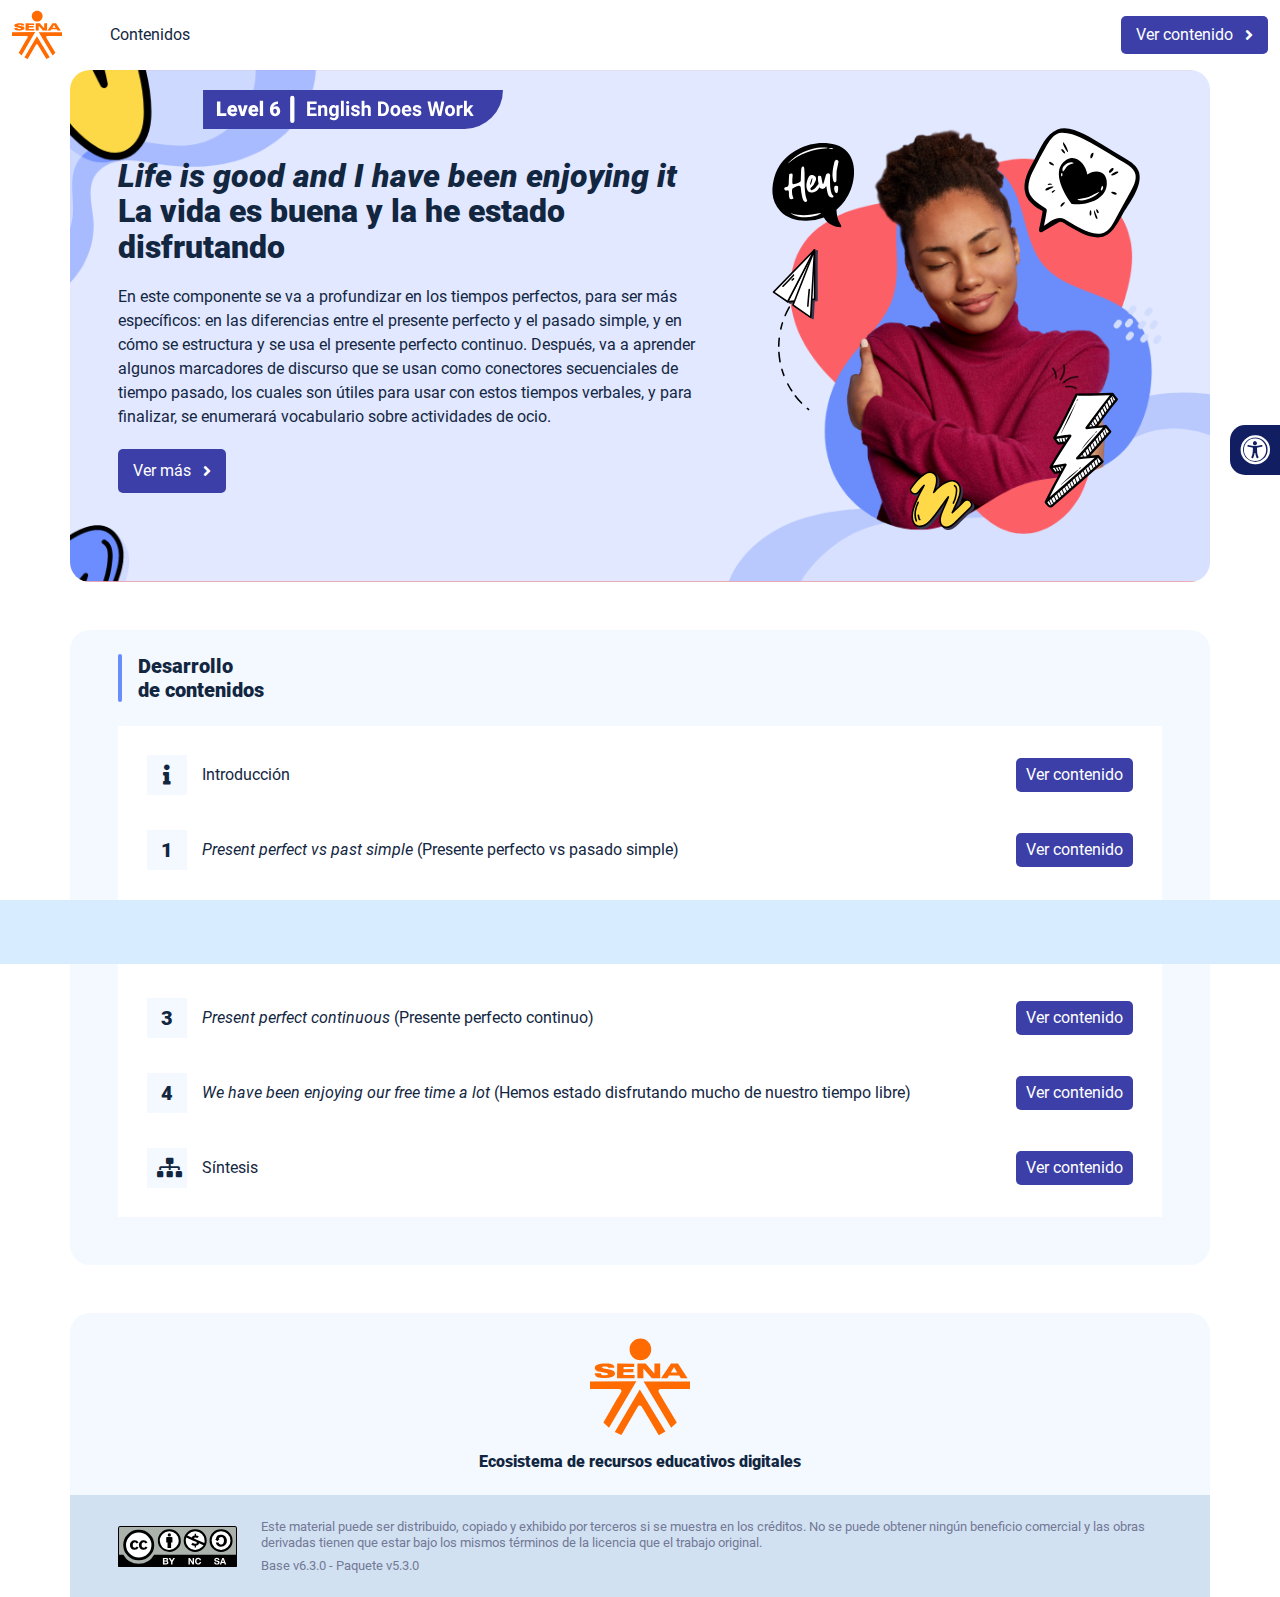
<file: index.html>
<!DOCTYPE html><html lang=""><head><meta charset="utf-8"><meta http-equiv="X-UA-Compatible" content="IE=edge"><meta name="viewport" content="width=device-width,initial-scale=1"><link rel="icon" href="favicon.ico"><title>Life is good and I have been enjoying it</title><link href="css/chunk-0c047e41.3babef71.css" rel="prefetch"><link href="css/chunk-25b302c8.3babef71.css" rel="prefetch"><link href="css/chunk-26fc7596.3babef71.css" rel="prefetch"><link href="css/chunk-2d2747e2.3babef71.css" rel="prefetch"><link href="css/chunk-32334cb6.3babef71.css" rel="prefetch"><link href="css/chunk-3c57cd7b.3babef71.css" rel="prefetch"><link href="css/chunk-4f2d402a.3babef71.css" rel="prefetch"><link href="css/chunk-4fde0a08.14d1f3e8.css" rel="prefetch"><link href="css/chunk-515a8379.6ca86b60.css" rel="prefetch"><link href="css/chunk-59974754.f6a63d6d.css" rel="prefetch"><link href="css/chunk-6e1e538a.126808df.css" rel="prefetch"><link href="css/chunk-766a929b.eaa133ca.css" rel="prefetch"><link href="css/chunk-f2df7d2c.3babef71.css" rel="prefetch"><link href="css/comple.d1915624.css" rel="prefetch"><link href="css/creditos.097df5a4.css" rel="prefetch"><link href="css/glosario.8e9aaf10.css" rel="prefetch"><link href="css/referencias.c96d450e.css" rel="prefetch"><link href="css/tema1.79b4ae9b.css" rel="prefetch"><link href="css/tema2.5d9e2f60.css" rel="prefetch"><link href="css/tema3.166ca929.css" rel="prefetch"><link href="css/tema4.2f0aa55a.css" rel="prefetch"><link href="js/actividad.a008af1b.js" rel="prefetch"><link href="js/chunk-0206bfa0.f6b22203.js" rel="prefetch"><link href="js/chunk-0c047e41.9b1bb559.js" rel="prefetch"><link href="js/chunk-13a6037e.06ae7612.js" rel="prefetch"><link href="js/chunk-18f95272.5bd05219.js" rel="prefetch"><link href="js/chunk-25b302c8.629f4d9c.js" rel="prefetch"><link href="js/chunk-26fc7596.713d4d59.js" rel="prefetch"><link href="js/chunk-2c06842c.e087eb9f.js" rel="prefetch"><link href="js/chunk-2d0e96ec.e68856df.js" rel="prefetch"><link href="js/chunk-2d208d90.e58f6df0.js" rel="prefetch"><link href="js/chunk-2d21d0e2.9ec1a248.js" rel="prefetch"><link href="js/chunk-2d22c123.f1248a7a.js" rel="prefetch"><link href="js/chunk-2d2747e2.40b1ebaa.js" rel="prefetch"><link href="js/chunk-2e80bb9a.2508c8be.js" rel="prefetch"><link href="js/chunk-319206de.20972ce0.js" rel="prefetch"><link href="js/chunk-32334cb6.419c87c5.js" rel="prefetch"><link href="js/chunk-3c57cd7b.702ca2e7.js" rel="prefetch"><link href="js/chunk-3d6834f6.2c4f8c3f.js" rel="prefetch"><link href="js/chunk-4cdd78c0.c09fb6b1.js" rel="prefetch"><link href="js/chunk-4f2d402a.69353a2b.js" rel="prefetch"><link href="js/chunk-4fde0a08.8f9eb629.js" rel="prefetch"><link href="js/chunk-515a8379.f653132c.js" rel="prefetch"><link href="js/chunk-53ccb27e.b935e3c7.js" rel="prefetch"><link href="js/chunk-55d286b8.d53c5e8e.js" rel="prefetch"><link href="js/chunk-59974754.9dd2eeb2.js" rel="prefetch"><link href="js/chunk-6e1e538a.5d7a1f2d.js" rel="prefetch"><link href="js/chunk-766a929b.f67dfaec.js" rel="prefetch"><link href="js/chunk-c796899c.a57ae547.js" rel="prefetch"><link href="js/chunk-e8a7823a.dad736a2.js" rel="prefetch"><link href="js/chunk-f2df7d2c.3b80efdb.js" rel="prefetch"><link href="js/chunk-fde47172.2a900ac7.js" rel="prefetch"><link href="js/comple.1f95a1ec.js" rel="prefetch"><link href="js/creditos.046e91c6.js" rel="prefetch"><link href="js/glosario.1bfbc1b2.js" rel="prefetch"><link href="js/intro.4c4bfc67.js" rel="prefetch"><link href="js/referencias.f8f51526.js" rel="prefetch"><link href="js/sintesis.36f6a932.js" rel="prefetch"><link href="js/tema1.a778d4d4.js" rel="prefetch"><link href="js/tema2.80cc19dd.js" rel="prefetch"><link href="js/tema3.955c253b.js" rel="prefetch"><link href="js/tema4.0582c258.js" rel="prefetch"><link href="css/app.44c00074.css" rel="preload" as="style"><link href="css/chunk-vendors.2389cf76.css" rel="preload" as="style"><link href="js/app.abba3d7d.js" rel="preload" as="script"><link href="js/chunk-vendors.4e687b1b.js" rel="preload" as="script"><link href="css/chunk-vendors.2389cf76.css" rel="stylesheet"><link href="css/app.44c00074.css" rel="stylesheet"></head><body><noscript><strong>We're sorry but Life is good and I have been enjoying it doesn't work properly without JavaScript enabled. Please enable it to continue.</strong></noscript><div id="app"></div><script src="js/chunk-vendors.4e687b1b.js"></script><script src="js/app.abba3d7d.js"></script></body></html>
</file>
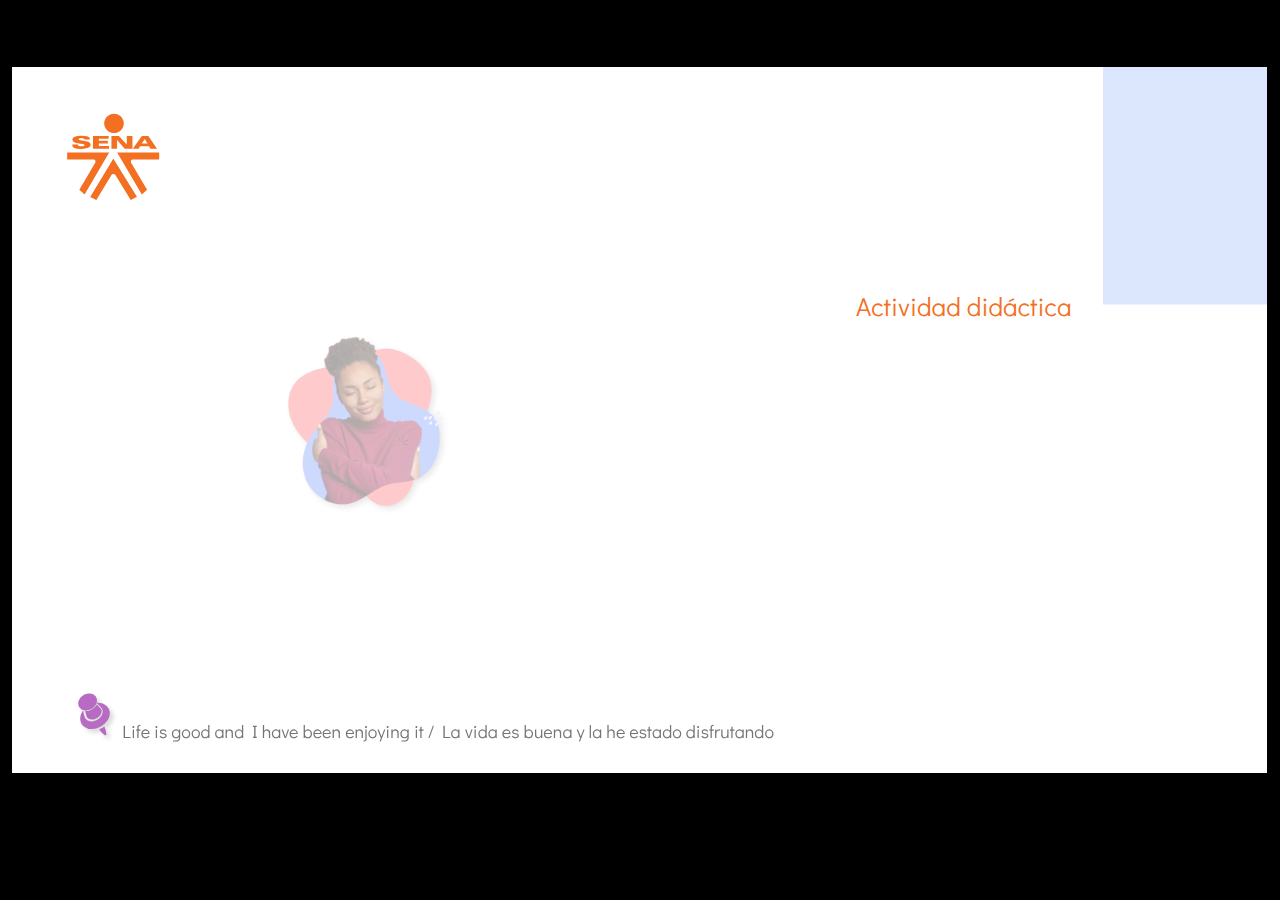
<file: actividades/a1/story.html>
﻿<!doctype html>
<html lang="es">
<head>
  <meta charset="utf-8">
  <!-- Creado con Storyline 360 - http://www.articulate.com  -->
  <!-- version: 3.67.28569.0 -->
  <title>Actividad did&#225;ctica</title>
  <meta http-equiv="x-ua-compatible" content="IE=edge"/>
  <meta name="viewport" content="width=device-width,initial-scale=1,user-scalable=no,shrink-to-fit=no,minimal-ui"/>
  <meta name="apple-mobile-web-app-capable" content="yes"/>
  <style>
    html, body { height: 100%; padding: 0; margin: 0 }
    #app { height: 100%; width: 100%; }
  </style>

  <script>
    window.DS = {};
    window.globals = {
      DATA_PATH_BASE: '',
      HAS_FRAME: true,
      HAS_SLIDE: true,

      lmsPresent: false,
      tinCanPresent: false,
      cmi5Present: false,
      aoSupport: false,
      scale: 'show all',
      captureRc: false,
      browserSize: 'optimal',
      bgColor: '#000000',
      features: 'AccessibleVideo,FullScreenToggle,IE11Warning,InsertSvgPicture,LayerPresentAsDialog,MultipleQuizTracking,QuestionCorrectVariable,UpdatedThemeEditor',
      themeName: 'classic',
      preloaderColor: '#FFFFFF',
      suppressAnalytics: false,
      productChannel: 'stable',
      publishSource: 'storyline',
      aid: 'aid|5304b41d-7af7-4125-b8d1-83eb222823e2',
      cid: '04bfd34e-cd07-4569-9f02-371561cab23e',
      playerVersion: '3.67.28569.0',
      publishTimestamp: '2022-09-17T10:41:00.2280368Z',
      maxIosVideoElements: 10,
      connectionSettings: { },

      
      parseParams: function(qs) {
        if (window.globals.parsedParams != null) {
          return window.globals.parsedParams;
        }
        qs = (qs || window.location.search.substr(1)).split('+').join(' ');
        var params = {},
            tokens,
            re = /[?&]?([^=]+)=([^&]*)/g;

        while (tokens = re.exec(qs)) {
          params[decodeURIComponent(tokens[1]).trim()] =
            decodeURIComponent(tokens[2]).trim();
        }
        window.globals.parsedParams = params;
        return params;
      }

    };
  </script>
  <script>
    var isIe11 = ('ActiveXObject' in window || window.MSBlobBuilder != null)
      && window.msCrypto != null && !window.ActiveXObject;
    if (isIe11 && window.globals.features.indexOf('IE11Warning') != -1) {
      window.globals.unsupportedBrowser = true;
      document.write(atob('[base64]'));
    }
  </script>
  
  <script>window.THREE = { };</script>
  
</head>
<body style="background: #000000" class="cs-HTML theme-classic">
  <!-- 360 -->
  <script>!function(e){var i=/iPhone/i,o=/iPod/i,n=/iPad/i,t=/(?=.*\bAndroid\b)(?=.*\bMobile\b)/i,d=/Android/i,s=/(?=.*\bAndroid\b)(?=.*\bSD4930UR\b)/i,b=/(?=.*\bAndroid\b)(?=.*\b(?:KFOT|KFTT|KFJWI|KFJWA|KFSOWI|KFTHWI|KFTHWA|KFAPWI|KFAPWA|KFARWI|KFASWI|KFSAWI|KFSAWA)\b)/i,r=/IEMobile/i,h=/(?=.*\bWindows\b)(?=.*\bARM\b)/i,a=/BlackBerry/i,l=/BB10/i,p=/Opera Mini/i,f=/(CriOS|Chrome)(?=.*\bMobile\b)/i,u=/(?=.*\bFirefox\b)(?=.*\bMobile\b)/i,c=new RegExp("(?:Nexus 7|BNTV250|Kindle Fire|Silk|GT-P1000)","i"),w=function(e,i){return e.test(i)},A=function(e){var A=e||navigator.userAgent,v=A.split("[FBAN");if(void 0!==v[1]&&(A=v[0]),this.apple={phone:w(i,A),ipod:w(o,A),tablet:!w(i,A)&&w(n,A),device:w(i,A)||w(o,A)||w(n,A)},this.amazon={phone:w(s,A),tablet:!w(s,A)&&w(b,A),device:w(s,A)||w(b,A)},this.android={phone:w(s,A)||w(t,A),tablet:!w(s,A)&&!w(t,A)&&(w(b,A)||w(d,A)),device:w(s,A)||w(b,A)||w(t,A)||w(d,A)},this.windows={phone:w(r,A),tablet:w(h,A),device:w(r,A)||w(h,A)},this.other={blackberry:w(a,A),blackberry10:w(l,A),opera:w(p,A),firefox:w(u,A),chrome:w(f,A),device:w(a,A)||w(l,A)||w(p,A)||w(u,A)||w(f,A)},this.seven_inch=w(c,A),this.any=this.apple.device||this.android.device||this.windows.device||this.other.device||this.seven_inch,this.phone=this.apple.phone||this.android.phone||this.windows.phone,this.tablet=this.apple.tablet||this.android.tablet||this.windows.tablet,"undefined"==typeof window)return this},v=function(){var e=new A;return e.Class=A,e};"undefined"!=typeof module&&module.exports&&"undefined"==typeof window?module.exports=A:"undefined"!=typeof module&&module.exports&&"undefined"!=typeof window?module.exports=v():"function"==typeof define&&define.amd?define("isMobile",[],e.isMobile=v()):e.isMobile=v()}(this);
    window.isMobile.apple.tablet = window.isMobile.apple.tablet ||
      (navigator.platform === 'MacIntel' && navigator.maxTouchPoints > 1);
    window.isMobile.apple.device = window.isMobile.apple.device || window.isMobile.apple.tablet;
    window.isMobile.tablet = window.isMobile.tablet || window.isMobile.apple.tablet;
    window.isMobile.any = window.isMobile.any || window.isMobile.apple.tablet;
  </script>

  <div id="focus-sink" tabindex="-1"></div>

  <div id="preso"></div>
  <script>
    (function() {

      var classTypes = [ 'desktop', 'mobile', 'phone', 'tablet' ];

      var addDeviceClasses = function(prefix, testObj) {
        var curr, i;
        for (i = 0; i < classTypes.length; i++) {
          curr = classTypes[i];
          if (testObj[curr]) {
            document.body.classList.add(prefix + curr);
          }
        }
      };

      var params = window.globals.parseParams(),
          isDevicePreview = params.devicepreview === '1',
          isPhoneOverride = params.deviceType === 'phone' || (isDevicePreview && params.phone == '1'),
          isTabletOverride = (params.deviceType === 'tablet' || isDevicePreview) && !isPhoneOverride,
          isMobileOverride = isPhoneOverride || isTabletOverride;

      var deviceView = {
        desktop: !window.isMobile.any && !isMobileOverride,
        mobile: window.isMobile.any || isMobileOverride,
        phone: isPhoneOverride || (window.isMobile.phone && !isTabletOverride),
        tablet: isTabletOverride || window.isMobile.tablet
      };

      window.globals.deviceView = deviceView;
      window.isMobile.desktop = !window.isMobile.any;
      window.isMobile.mobile = window.isMobile.any;

      addDeviceClasses('view-', deviceView);

    })();
  </script>
  
  <script src='story_content/user.js' type=text/javascript></script>
  <div class="slide-loader"></div>

  <script>
    if (window.globals.deviceView.isMobile) { var doc = document, loader = doc.body.querySelector('.slide-loader'); [ 1, 2, 3 ].forEach(function(n) { var d = doc.createElement('div'); d.style.backgroundColor = window.globals.preloaderColor; d.classList.add('mobile-loader-dot'); d.classList.add('dot' + n); loader.appendChild(d); }); }
  </script>

  <div class="mobile-load-title-overlay" style="display: none">
    <div class="mobile-load-title">Actividad did&#225;ctica</div>
  </div>

  <div class="mobile-chrome-warning"></div>

  
<style>
  .warn-connection-dialog {
    display: none;
    background: transparent;
    pointer-events: none;
    position: fixed;
    left: 0;
    top: 0;
    width: 100%;
    height: 100%;
    z-index: 999;
  }

  .warn-connection-content {
    border-radius: 4px;
    background: white;
    border: 1px solid #E7E7E7;
    color: #333333;
    box-shadow: 0 2px 4px rgba(0, 0, 0, 0.25);
    transition: all 150ms ease-out;
    position: absolute;
    white-space: nowrap;
  }

  .view-phone.is-landscape .warn-connection-content {
    left: 23px;
    bottom: 23px;
  }

  .view-tablet.is-landscape .warn-connection-content {
    left: 50%;
    top: 20px;
    transform: translateX(-50%);
  }

  .is-portrait .warn-connection-content {
    transform: translate(-50%, calc(-100% - 15px));
  }

  .warn-connection-content p {
    display: inline-block;
    margin: 0 8px 0 0;
    line-height: 33px;
    font-size: 11px;
  }

  .warn-connection-content svg {
    position: relative;
    vertical-align: middle;
    margin: 0 2px 2px 8px;
  }

  .view-desktop .warn-connection-content {
    left: 1.5em;
    bottom: 1.5em;
  }

  .view-desktop .warn-connection-content p {
    font-size: 1.1em;
  }

  .is-offline .warn-connection-dialog {
    display: block;
  }

  .is-offline .cs-panel * {
    pointer-events: none !important;
  }

  .is-offline .cs-panel {
    pointer-events: all !important;
  }

  .is-offline #nav-controls * {
    pointer-events: none !important;
  }

  .is-offline #nav-controls {
    pointer-events: all !important;
  }
</style>

<div class="warn-connection-dialog">
  <div class="warn-connection-content">
    <svg width="17" height="15" viewBox="0 0 17 15" xmlns="http://www.w3.org/2000/svg">
      <path fill="#8F0000" stroke="white" d="M16.07,12.98 L15.88,12.23 L9.51,1.21 C8.97,0.26,7.6,0.26,7.06,1.21 L0.69,12.23 C0.15,13.16,0.81,14.36,1.91,14.36 H14.65 C15.47,14.36,16.05,13.7,16.07,12.98 Z"/>
      <path fill="white" stroke="white" d="M8.58,5.5 C8.35,5.28,8.5,5.35,8.21,5.32 C8.09,5.35,7.97,5.49,7.96,5.67 C7.97,5.79,7.98,5.92,7.98,6.04 L7.98,6.04 C7.99,6.17,8,6.31,8.01,6.43 L8.01,6.44 C8.03,6.92,8.06,7.41,8.09,7.9 L8.09,7.9 C8.12,8.39,8.14,8.88,8.17,9.37 C8.17,9.39,8.18,9.42,8.2,9.44 C8.23,9.46,8.25,9.47,8.28,9.47 C8.31,9.47,8.34,9.46,8.35,9.44 C8.37,9.43,8.38,9.4,8.39,9.35 L8.39,9.34 C8.39,9.24,8.4,9.15,8.4,9.05 L8.4,9.05 C8.41,8.96,8.41,8.86,8.42,8.75 C8.43,8.44,8.45,8.12,8.47,7.81 L8.47,7.81 C8.49,7.49,8.51,7.18,8.53,6.87 C8.55,6.46,8.56,6.05,8.59,5.64 L8.6,5.62 C8.6,5.57,8.59,5.53,8.58,5.5 L8.21,5.32 Z"/>
      <circle fill="white" stroke="white" cx="8.3" cy="11.35" r="0.3"/>
    </svg>
    <p>You are offline. Trying to reconnect...</p>
  </div>
</div>

<script>
  (function() {
    window.DS.connection = {
      warningShown: false,
      assets: {},
      loadingAssetGroup: false,
      retryDelay: 500
    };

    // @TODO this is POC code and can be cleaned up a bit more if we move forward
    // with the feature



    // The `window.globals.features` variable must be set in `webpack.dev.config` when testing locally - it is not enough
    // to have it in the data - but it must be set there as well.
    var useConnectionMessages = window.AbortController != null &&
      window.location.protocol != 'file:' &&
      window.globals.features.indexOf('ConnectionMessages') != -1;

    window.DS.connection.useConnectionMessages = useConnectionMessages

    var assetCount = 0;
    var checkLoadedId;
    var connectionSettings = window.globals.connectionSettings;

    if (useConnectionMessages && connectionSettings != null) {
      var contentEl = document.querySelector('.warn-connection-content');
      var messageEl = contentEl.querySelector('p')

      if (connectionSettings.useDarkTheme) {
        contentEl.style.borderColor = '#BABBBA';
        contentEl.style.backgroundColor = '#282828';
        contentEl.style.color = '#FFFFFF';
      }

      if (connectionSettings.message != null) {
        messageEl.textContent = window.decodeURIComponent(connectionSettings.message);
      }
    }

    function checkAssetsReady() {
      for (var i in DS.connection.assets) {
        if (!DS.connection.assets[i].success) {
          return false;
        }
      }
      return true;
    }

    function stopAssetGroup() {
      if (!useConnectionMessages) { return; }

      assetCount = 0;

      DS.connection.oldAssetGroup = DS.connection.assets;
      DS.connection.assets = {};
      DS.connection.loadingAssetGroup = false;
      clearInterval(checkLoadedId);
    }

    function startAssetGroup() {
      if (!useConnectionMessages) { return; }
      var ticks = 0;
      clearInterval(checkLoadedId);
      checkLoadedId = setInterval(function() {
        var loaded = 0;
        if (assetCount === 0 && loaded === 0) {
          clearInterval(checkLoadedId);
          return;
        }

        for (var i in DS.connection.assets) {
          if (DS.connection.assets[i].success) {
            loaded++;
          }
        }

        if (assetCount === loaded && checkAssetsReady()) {
          for (var i in DS.connection.assets) {
            if (DS.connection.assets[i].action) {
              DS.connection.assets[i].action();
            }
          }
          hideWarning();
          stopAssetGroup();
        }
      }, 100)
    }

    function requiredAsset(url, action, retry, type) {
      if (!useConnectionMessages) { return; }
      if (DS.connection.assets[url]) { return; }

      DS.connection.assets[url] = {
        success: false, action: action, retry: retry, type: type
      };
      assetCount = Object.keys(DS.connection.assets).length;
      if (!DS.connection.loadingAssetGroup) {
        startAssetGroup();
      }
      DS.connection.loadingAssetGroup = true;
    }

    function assetLoaded(url) {
      if (!useConnectionMessages) { return; }
      if (DS.connection.assets[url]) {
        DS.connection.assets[url].success = true;
      }
    }

    function assetFailed(url) {
      if (!useConnectionMessages) { return; }
      if (!DS.connection.assets[url]) {
        if (/\.js$/.test(url)) {
          setTimeout(function() {
            if (DS.connection.lastSlideLoaded != null) {
              DS.connection.lastSlideLoaded();
            }
          }, DS.connection.retryDelay);
        }
        return;
      }
      if (!DS.connection.warningShown) { showWarning(); }
      if (DS.connection.assets[url].retry) {
        setTimeout(function() {
          if (!DS.connection.assets[url].success) {
            DS.connection.assets[url].retry()
          }
        }, DS.connection.retryDelay);
      }
    }

    function hideWarning() {
      document.body.classList.remove('is-offline');
      DS.connection.warningShown = false;
    }
    DS.connection.hideWarning = hideWarning

    function showWarning(btn) {
      document.body.classList.add('is-offline')
      DS.connection.warningShown = true;
      updateWarningPosition();
    }

    function updateWarningPosition() {
      if (!DS.connection.warningShown) {
        return;
      }

      var isPortrait = document.body.classList.contains('is-portrait');
      var warningEl = document.querySelector('.warn-connection-content');

      if (isPortrait) {
        var slide = document.querySelector('.primary-slide');
        var slideRect = slide.getBoundingClientRect();

        warningEl.style.top = `${slideRect.top}px`
        warningEl.style.left = `${slideRect.left + slideRect.width / 2}px`
      } else {
        warningEl.style.top = null;
        warningEl.style.left = null;
      }

      window.requestAnimationFrame(updateWarningPosition);
    }

    // these will all be noops if the feature flag isn't set in
    // the data and `window.globals.features`
    DS.connection.requiredAsset = requiredAsset;
    DS.connection.assetLoaded = assetLoaded;
    DS.connection.assetFailed = assetFailed;
    DS.connection.stopAssetGroup = stopAssetGroup;
    DS.connection.startAssetGroup = startAssetGroup;
  })();
</script>


  <script>
    
    if (window.autoSpider && window.vInterfaceObject) {
      document.querySelector('.mobile-load-title-overlay').style.display = 'none';
    }
  </script>

  

  <link rel="stylesheet" href="html5/data/css/output.min.css" data-noprefix/>
</body>
<script src="html5/lib/scripts/bootstrapper.min.js"></script>
</html>
</file>
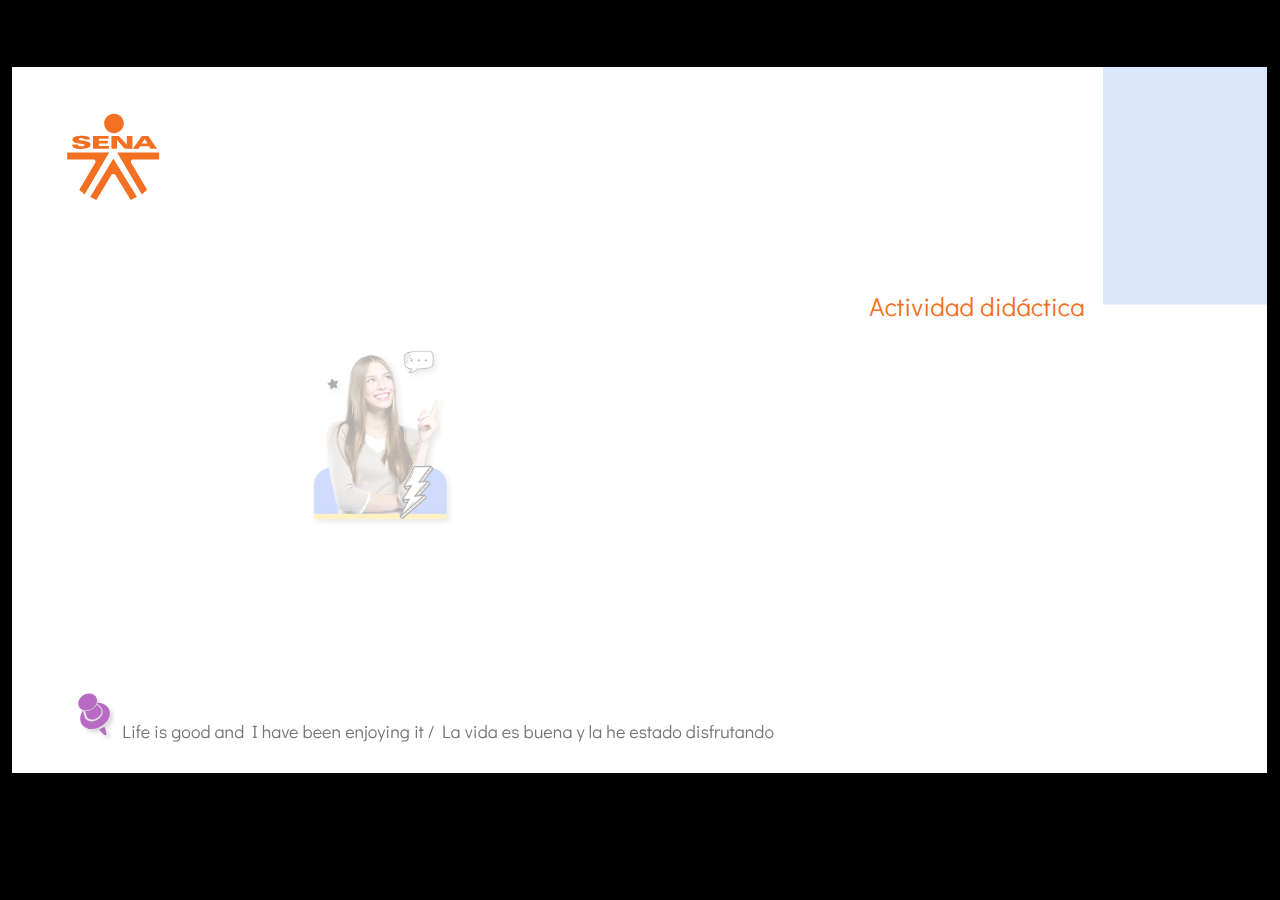
<file: actividades/a2/story.html>
﻿<!doctype html>
<html lang="es">
<head>
  <meta charset="utf-8">
  <!-- Creado con Storyline 360 - http://www.articulate.com  -->
  <!-- version: 3.67.28569.0 -->
  <title>Actividad did&#225;ctica</title>
  <meta http-equiv="x-ua-compatible" content="IE=edge"/>
  <meta name="viewport" content="width=device-width,initial-scale=1,user-scalable=no,shrink-to-fit=no,minimal-ui"/>
  <meta name="apple-mobile-web-app-capable" content="yes"/>
  <style>
    html, body { height: 100%; padding: 0; margin: 0 }
    #app { height: 100%; width: 100%; }
  </style>

  <script>
    window.DS = {};
    window.globals = {
      DATA_PATH_BASE: '',
      HAS_FRAME: true,
      HAS_SLIDE: true,

      lmsPresent: false,
      tinCanPresent: false,
      cmi5Present: false,
      aoSupport: false,
      scale: 'show all',
      captureRc: false,
      browserSize: 'optimal',
      bgColor: '#000000',
      features: 'AccessibleVideo,FullScreenToggle,IE11Warning,InsertSvgPicture,LayerPresentAsDialog,MultipleQuizTracking,QuestionCorrectVariable,UpdatedThemeEditor',
      themeName: 'classic',
      preloaderColor: '#FFFFFF',
      suppressAnalytics: false,
      productChannel: 'stable',
      publishSource: 'storyline',
      aid: 'aid|5304b41d-7af7-4125-b8d1-83eb222823e2',
      cid: '04bfd34e-cd07-4569-9f02-371561cab23e',
      playerVersion: '3.67.28569.0',
      publishTimestamp: '2022-09-17T11:02:48.4098662Z',
      maxIosVideoElements: 10,
      connectionSettings: { },

      
      parseParams: function(qs) {
        if (window.globals.parsedParams != null) {
          return window.globals.parsedParams;
        }
        qs = (qs || window.location.search.substr(1)).split('+').join(' ');
        var params = {},
            tokens,
            re = /[?&]?([^=]+)=([^&]*)/g;

        while (tokens = re.exec(qs)) {
          params[decodeURIComponent(tokens[1]).trim()] =
            decodeURIComponent(tokens[2]).trim();
        }
        window.globals.parsedParams = params;
        return params;
      }

    };
  </script>
  <script>
    var isIe11 = ('ActiveXObject' in window || window.MSBlobBuilder != null)
      && window.msCrypto != null && !window.ActiveXObject;
    if (isIe11 && window.globals.features.indexOf('IE11Warning') != -1) {
      window.globals.unsupportedBrowser = true;
      document.write(atob('[base64]'));
    }
  </script>
  
  <script>window.THREE = { };</script>
  
</head>
<body style="background: #000000" class="cs-HTML theme-classic">
  <!-- 360 -->
  <script>!function(e){var i=/iPhone/i,o=/iPod/i,n=/iPad/i,t=/(?=.*\bAndroid\b)(?=.*\bMobile\b)/i,d=/Android/i,s=/(?=.*\bAndroid\b)(?=.*\bSD4930UR\b)/i,b=/(?=.*\bAndroid\b)(?=.*\b(?:KFOT|KFTT|KFJWI|KFJWA|KFSOWI|KFTHWI|KFTHWA|KFAPWI|KFAPWA|KFARWI|KFASWI|KFSAWI|KFSAWA)\b)/i,r=/IEMobile/i,h=/(?=.*\bWindows\b)(?=.*\bARM\b)/i,a=/BlackBerry/i,l=/BB10/i,p=/Opera Mini/i,f=/(CriOS|Chrome)(?=.*\bMobile\b)/i,u=/(?=.*\bFirefox\b)(?=.*\bMobile\b)/i,c=new RegExp("(?:Nexus 7|BNTV250|Kindle Fire|Silk|GT-P1000)","i"),w=function(e,i){return e.test(i)},A=function(e){var A=e||navigator.userAgent,v=A.split("[FBAN");if(void 0!==v[1]&&(A=v[0]),this.apple={phone:w(i,A),ipod:w(o,A),tablet:!w(i,A)&&w(n,A),device:w(i,A)||w(o,A)||w(n,A)},this.amazon={phone:w(s,A),tablet:!w(s,A)&&w(b,A),device:w(s,A)||w(b,A)},this.android={phone:w(s,A)||w(t,A),tablet:!w(s,A)&&!w(t,A)&&(w(b,A)||w(d,A)),device:w(s,A)||w(b,A)||w(t,A)||w(d,A)},this.windows={phone:w(r,A),tablet:w(h,A),device:w(r,A)||w(h,A)},this.other={blackberry:w(a,A),blackberry10:w(l,A),opera:w(p,A),firefox:w(u,A),chrome:w(f,A),device:w(a,A)||w(l,A)||w(p,A)||w(u,A)||w(f,A)},this.seven_inch=w(c,A),this.any=this.apple.device||this.android.device||this.windows.device||this.other.device||this.seven_inch,this.phone=this.apple.phone||this.android.phone||this.windows.phone,this.tablet=this.apple.tablet||this.android.tablet||this.windows.tablet,"undefined"==typeof window)return this},v=function(){var e=new A;return e.Class=A,e};"undefined"!=typeof module&&module.exports&&"undefined"==typeof window?module.exports=A:"undefined"!=typeof module&&module.exports&&"undefined"!=typeof window?module.exports=v():"function"==typeof define&&define.amd?define("isMobile",[],e.isMobile=v()):e.isMobile=v()}(this);
    window.isMobile.apple.tablet = window.isMobile.apple.tablet ||
      (navigator.platform === 'MacIntel' && navigator.maxTouchPoints > 1);
    window.isMobile.apple.device = window.isMobile.apple.device || window.isMobile.apple.tablet;
    window.isMobile.tablet = window.isMobile.tablet || window.isMobile.apple.tablet;
    window.isMobile.any = window.isMobile.any || window.isMobile.apple.tablet;
  </script>

  <div id="focus-sink" tabindex="-1"></div>

  <div id="preso"></div>
  <script>
    (function() {

      var classTypes = [ 'desktop', 'mobile', 'phone', 'tablet' ];

      var addDeviceClasses = function(prefix, testObj) {
        var curr, i;
        for (i = 0; i < classTypes.length; i++) {
          curr = classTypes[i];
          if (testObj[curr]) {
            document.body.classList.add(prefix + curr);
          }
        }
      };

      var params = window.globals.parseParams(),
          isDevicePreview = params.devicepreview === '1',
          isPhoneOverride = params.deviceType === 'phone' || (isDevicePreview && params.phone == '1'),
          isTabletOverride = (params.deviceType === 'tablet' || isDevicePreview) && !isPhoneOverride,
          isMobileOverride = isPhoneOverride || isTabletOverride;

      var deviceView = {
        desktop: !window.isMobile.any && !isMobileOverride,
        mobile: window.isMobile.any || isMobileOverride,
        phone: isPhoneOverride || (window.isMobile.phone && !isTabletOverride),
        tablet: isTabletOverride || window.isMobile.tablet
      };

      window.globals.deviceView = deviceView;
      window.isMobile.desktop = !window.isMobile.any;
      window.isMobile.mobile = window.isMobile.any;

      addDeviceClasses('view-', deviceView);

    })();
  </script>
  
  <script src='story_content/user.js' type=text/javascript></script>
  <div class="slide-loader"></div>

  <script>
    if (window.globals.deviceView.isMobile) { var doc = document, loader = doc.body.querySelector('.slide-loader'); [ 1, 2, 3 ].forEach(function(n) { var d = doc.createElement('div'); d.style.backgroundColor = window.globals.preloaderColor; d.classList.add('mobile-loader-dot'); d.classList.add('dot' + n); loader.appendChild(d); }); }
  </script>

  <div class="mobile-load-title-overlay" style="display: none">
    <div class="mobile-load-title">Actividad did&#225;ctica</div>
  </div>

  <div class="mobile-chrome-warning"></div>

  
<style>
  .warn-connection-dialog {
    display: none;
    background: transparent;
    pointer-events: none;
    position: fixed;
    left: 0;
    top: 0;
    width: 100%;
    height: 100%;
    z-index: 999;
  }

  .warn-connection-content {
    border-radius: 4px;
    background: white;
    border: 1px solid #E7E7E7;
    color: #333333;
    box-shadow: 0 2px 4px rgba(0, 0, 0, 0.25);
    transition: all 150ms ease-out;
    position: absolute;
    white-space: nowrap;
  }

  .view-phone.is-landscape .warn-connection-content {
    left: 23px;
    bottom: 23px;
  }

  .view-tablet.is-landscape .warn-connection-content {
    left: 50%;
    top: 20px;
    transform: translateX(-50%);
  }

  .is-portrait .warn-connection-content {
    transform: translate(-50%, calc(-100% - 15px));
  }

  .warn-connection-content p {
    display: inline-block;
    margin: 0 8px 0 0;
    line-height: 33px;
    font-size: 11px;
  }

  .warn-connection-content svg {
    position: relative;
    vertical-align: middle;
    margin: 0 2px 2px 8px;
  }

  .view-desktop .warn-connection-content {
    left: 1.5em;
    bottom: 1.5em;
  }

  .view-desktop .warn-connection-content p {
    font-size: 1.1em;
  }

  .is-offline .warn-connection-dialog {
    display: block;
  }

  .is-offline .cs-panel * {
    pointer-events: none !important;
  }

  .is-offline .cs-panel {
    pointer-events: all !important;
  }

  .is-offline #nav-controls * {
    pointer-events: none !important;
  }

  .is-offline #nav-controls {
    pointer-events: all !important;
  }
</style>

<div class="warn-connection-dialog">
  <div class="warn-connection-content">
    <svg width="17" height="15" viewBox="0 0 17 15" xmlns="http://www.w3.org/2000/svg">
      <path fill="#8F0000" stroke="white" d="M16.07,12.98 L15.88,12.23 L9.51,1.21 C8.97,0.26,7.6,0.26,7.06,1.21 L0.69,12.23 C0.15,13.16,0.81,14.36,1.91,14.36 H14.65 C15.47,14.36,16.05,13.7,16.07,12.98 Z"/>
      <path fill="white" stroke="white" d="M8.58,5.5 C8.35,5.28,8.5,5.35,8.21,5.32 C8.09,5.35,7.97,5.49,7.96,5.67 C7.97,5.79,7.98,5.92,7.98,6.04 L7.98,6.04 C7.99,6.17,8,6.31,8.01,6.43 L8.01,6.44 C8.03,6.92,8.06,7.41,8.09,7.9 L8.09,7.9 C8.12,8.39,8.14,8.88,8.17,9.37 C8.17,9.39,8.18,9.42,8.2,9.44 C8.23,9.46,8.25,9.47,8.28,9.47 C8.31,9.47,8.34,9.46,8.35,9.44 C8.37,9.43,8.38,9.4,8.39,9.35 L8.39,9.34 C8.39,9.24,8.4,9.15,8.4,9.05 L8.4,9.05 C8.41,8.96,8.41,8.86,8.42,8.75 C8.43,8.44,8.45,8.12,8.47,7.81 L8.47,7.81 C8.49,7.49,8.51,7.18,8.53,6.87 C8.55,6.46,8.56,6.05,8.59,5.64 L8.6,5.62 C8.6,5.57,8.59,5.53,8.58,5.5 L8.21,5.32 Z"/>
      <circle fill="white" stroke="white" cx="8.3" cy="11.35" r="0.3"/>
    </svg>
    <p>You are offline. Trying to reconnect...</p>
  </div>
</div>

<script>
  (function() {
    window.DS.connection = {
      warningShown: false,
      assets: {},
      loadingAssetGroup: false,
      retryDelay: 500
    };

    // @TODO this is POC code and can be cleaned up a bit more if we move forward
    // with the feature



    // The `window.globals.features` variable must be set in `webpack.dev.config` when testing locally - it is not enough
    // to have it in the data - but it must be set there as well.
    var useConnectionMessages = window.AbortController != null &&
      window.location.protocol != 'file:' &&
      window.globals.features.indexOf('ConnectionMessages') != -1;

    window.DS.connection.useConnectionMessages = useConnectionMessages

    var assetCount = 0;
    var checkLoadedId;
    var connectionSettings = window.globals.connectionSettings;

    if (useConnectionMessages && connectionSettings != null) {
      var contentEl = document.querySelector('.warn-connection-content');
      var messageEl = contentEl.querySelector('p')

      if (connectionSettings.useDarkTheme) {
        contentEl.style.borderColor = '#BABBBA';
        contentEl.style.backgroundColor = '#282828';
        contentEl.style.color = '#FFFFFF';
      }

      if (connectionSettings.message != null) {
        messageEl.textContent = window.decodeURIComponent(connectionSettings.message);
      }
    }

    function checkAssetsReady() {
      for (var i in DS.connection.assets) {
        if (!DS.connection.assets[i].success) {
          return false;
        }
      }
      return true;
    }

    function stopAssetGroup() {
      if (!useConnectionMessages) { return; }

      assetCount = 0;

      DS.connection.oldAssetGroup = DS.connection.assets;
      DS.connection.assets = {};
      DS.connection.loadingAssetGroup = false;
      clearInterval(checkLoadedId);
    }

    function startAssetGroup() {
      if (!useConnectionMessages) { return; }
      var ticks = 0;
      clearInterval(checkLoadedId);
      checkLoadedId = setInterval(function() {
        var loaded = 0;
        if (assetCount === 0 && loaded === 0) {
          clearInterval(checkLoadedId);
          return;
        }

        for (var i in DS.connection.assets) {
          if (DS.connection.assets[i].success) {
            loaded++;
          }
        }

        if (assetCount === loaded && checkAssetsReady()) {
          for (var i in DS.connection.assets) {
            if (DS.connection.assets[i].action) {
              DS.connection.assets[i].action();
            }
          }
          hideWarning();
          stopAssetGroup();
        }
      }, 100)
    }

    function requiredAsset(url, action, retry, type) {
      if (!useConnectionMessages) { return; }
      if (DS.connection.assets[url]) { return; }

      DS.connection.assets[url] = {
        success: false, action: action, retry: retry, type: type
      };
      assetCount = Object.keys(DS.connection.assets).length;
      if (!DS.connection.loadingAssetGroup) {
        startAssetGroup();
      }
      DS.connection.loadingAssetGroup = true;
    }

    function assetLoaded(url) {
      if (!useConnectionMessages) { return; }
      if (DS.connection.assets[url]) {
        DS.connection.assets[url].success = true;
      }
    }

    function assetFailed(url) {
      if (!useConnectionMessages) { return; }
      if (!DS.connection.assets[url]) {
        if (/\.js$/.test(url)) {
          setTimeout(function() {
            if (DS.connection.lastSlideLoaded != null) {
              DS.connection.lastSlideLoaded();
            }
          }, DS.connection.retryDelay);
        }
        return;
      }
      if (!DS.connection.warningShown) { showWarning(); }
      if (DS.connection.assets[url].retry) {
        setTimeout(function() {
          if (!DS.connection.assets[url].success) {
            DS.connection.assets[url].retry()
          }
        }, DS.connection.retryDelay);
      }
    }

    function hideWarning() {
      document.body.classList.remove('is-offline');
      DS.connection.warningShown = false;
    }
    DS.connection.hideWarning = hideWarning

    function showWarning(btn) {
      document.body.classList.add('is-offline')
      DS.connection.warningShown = true;
      updateWarningPosition();
    }

    function updateWarningPosition() {
      if (!DS.connection.warningShown) {
        return;
      }

      var isPortrait = document.body.classList.contains('is-portrait');
      var warningEl = document.querySelector('.warn-connection-content');

      if (isPortrait) {
        var slide = document.querySelector('.primary-slide');
        var slideRect = slide.getBoundingClientRect();

        warningEl.style.top = `${slideRect.top}px`
        warningEl.style.left = `${slideRect.left + slideRect.width / 2}px`
      } else {
        warningEl.style.top = null;
        warningEl.style.left = null;
      }

      window.requestAnimationFrame(updateWarningPosition);
    }

    // these will all be noops if the feature flag isn't set in
    // the data and `window.globals.features`
    DS.connection.requiredAsset = requiredAsset;
    DS.connection.assetLoaded = assetLoaded;
    DS.connection.assetFailed = assetFailed;
    DS.connection.stopAssetGroup = stopAssetGroup;
    DS.connection.startAssetGroup = startAssetGroup;
  })();
</script>


  <script>
    
    if (window.autoSpider && window.vInterfaceObject) {
      document.querySelector('.mobile-load-title-overlay').style.display = 'none';
    }
  </script>

  

  <link rel="stylesheet" href="html5/data/css/output.min.css" data-noprefix/>
</body>
<script src="html5/lib/scripts/bootstrapper.min.js"></script>
</html>
</file>
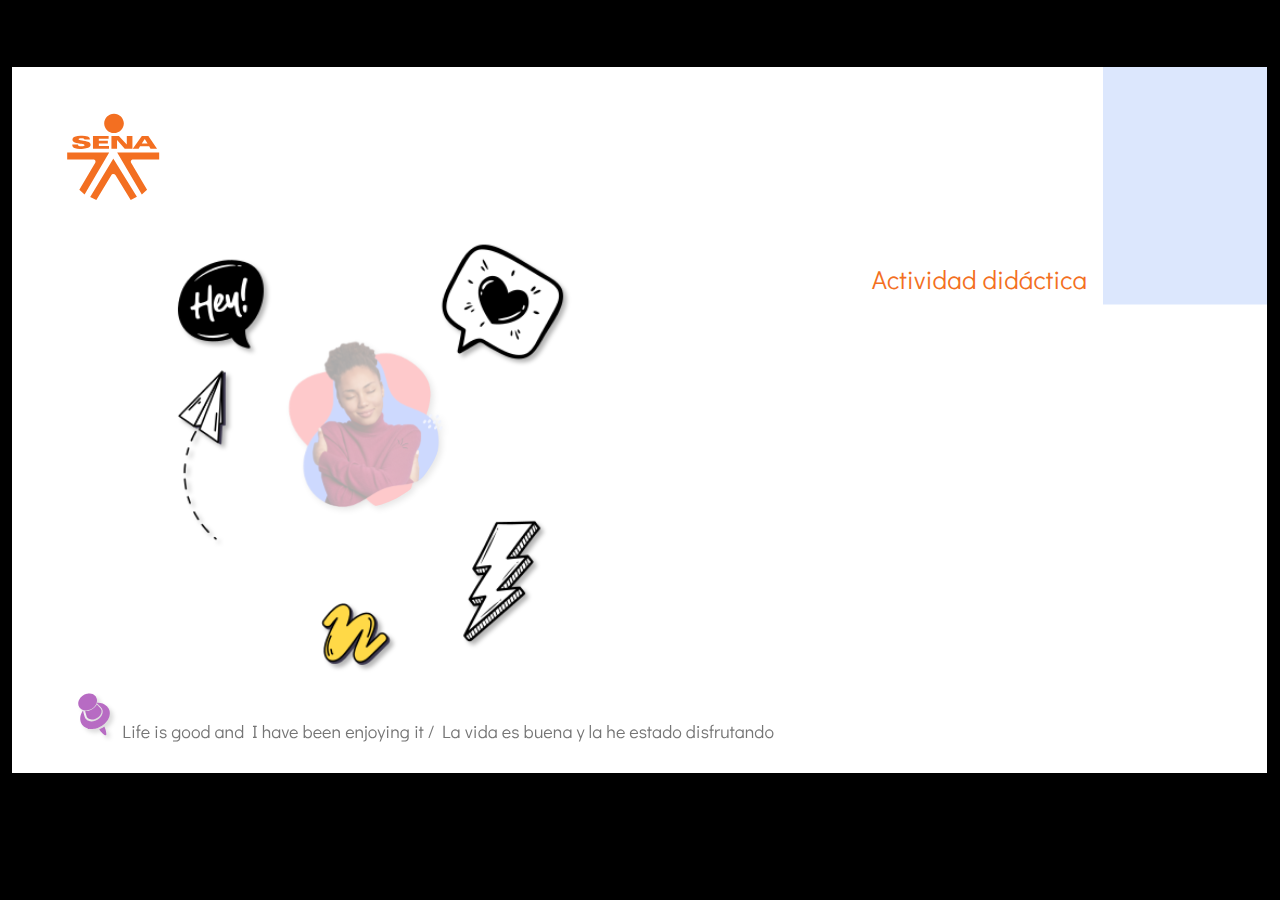
<file: actividades/a3/story.html>
﻿<!doctype html>
<html lang="es">
<head>
  <meta charset="utf-8">
  <!-- Creado con Storyline 360 - http://www.articulate.com  -->
  <!-- version: 3.67.28569.0 -->
  <title>Actividad did&#225;ctica</title>
  <meta http-equiv="x-ua-compatible" content="IE=edge"/>
  <meta name="viewport" content="width=device-width,initial-scale=1,user-scalable=no,shrink-to-fit=no,minimal-ui"/>
  <meta name="apple-mobile-web-app-capable" content="yes"/>
  <style>
    html, body { height: 100%; padding: 0; margin: 0 }
    #app { height: 100%; width: 100%; }
  </style>

  <script>
    window.DS = {};
    window.globals = {
      DATA_PATH_BASE: '',
      HAS_FRAME: true,
      HAS_SLIDE: true,

      lmsPresent: false,
      tinCanPresent: false,
      cmi5Present: false,
      aoSupport: false,
      scale: 'show all',
      captureRc: false,
      browserSize: 'optimal',
      bgColor: '#000000',
      features: 'AccessibleVideo,FullScreenToggle,IE11Warning,InsertSvgPicture,LayerPresentAsDialog,MultipleQuizTracking,QuestionCorrectVariable,UpdatedThemeEditor',
      themeName: 'classic',
      preloaderColor: '#FFFFFF',
      suppressAnalytics: false,
      productChannel: 'stable',
      publishSource: 'storyline',
      aid: 'aid|5304b41d-7af7-4125-b8d1-83eb222823e2',
      cid: '04bfd34e-cd07-4569-9f02-371561cab23e',
      playerVersion: '3.67.28569.0',
      publishTimestamp: '2022-09-09T04:02:30.7636039Z',
      maxIosVideoElements: 10,
      connectionSettings: { },

      
      parseParams: function(qs) {
        if (window.globals.parsedParams != null) {
          return window.globals.parsedParams;
        }
        qs = (qs || window.location.search.substr(1)).split('+').join(' ');
        var params = {},
            tokens,
            re = /[?&]?([^=]+)=([^&]*)/g;

        while (tokens = re.exec(qs)) {
          params[decodeURIComponent(tokens[1]).trim()] =
            decodeURIComponent(tokens[2]).trim();
        }
        window.globals.parsedParams = params;
        return params;
      }

    };
  </script>
  <script>
    var isIe11 = ('ActiveXObject' in window || window.MSBlobBuilder != null)
      && window.msCrypto != null && !window.ActiveXObject;
    if (isIe11 && window.globals.features.indexOf('IE11Warning') != -1) {
      window.globals.unsupportedBrowser = true;
      document.write(atob('[base64]'));
    }
  </script>
  
  <script>window.THREE = { };</script>
  
</head>
<body style="background: #000000" class="cs-HTML theme-classic">
  <!-- 360 -->
  <script>!function(e){var i=/iPhone/i,o=/iPod/i,n=/iPad/i,t=/(?=.*\bAndroid\b)(?=.*\bMobile\b)/i,d=/Android/i,s=/(?=.*\bAndroid\b)(?=.*\bSD4930UR\b)/i,b=/(?=.*\bAndroid\b)(?=.*\b(?:KFOT|KFTT|KFJWI|KFJWA|KFSOWI|KFTHWI|KFTHWA|KFAPWI|KFAPWA|KFARWI|KFASWI|KFSAWI|KFSAWA)\b)/i,r=/IEMobile/i,h=/(?=.*\bWindows\b)(?=.*\bARM\b)/i,a=/BlackBerry/i,l=/BB10/i,p=/Opera Mini/i,f=/(CriOS|Chrome)(?=.*\bMobile\b)/i,u=/(?=.*\bFirefox\b)(?=.*\bMobile\b)/i,c=new RegExp("(?:Nexus 7|BNTV250|Kindle Fire|Silk|GT-P1000)","i"),w=function(e,i){return e.test(i)},A=function(e){var A=e||navigator.userAgent,v=A.split("[FBAN");if(void 0!==v[1]&&(A=v[0]),this.apple={phone:w(i,A),ipod:w(o,A),tablet:!w(i,A)&&w(n,A),device:w(i,A)||w(o,A)||w(n,A)},this.amazon={phone:w(s,A),tablet:!w(s,A)&&w(b,A),device:w(s,A)||w(b,A)},this.android={phone:w(s,A)||w(t,A),tablet:!w(s,A)&&!w(t,A)&&(w(b,A)||w(d,A)),device:w(s,A)||w(b,A)||w(t,A)||w(d,A)},this.windows={phone:w(r,A),tablet:w(h,A),device:w(r,A)||w(h,A)},this.other={blackberry:w(a,A),blackberry10:w(l,A),opera:w(p,A),firefox:w(u,A),chrome:w(f,A),device:w(a,A)||w(l,A)||w(p,A)||w(u,A)||w(f,A)},this.seven_inch=w(c,A),this.any=this.apple.device||this.android.device||this.windows.device||this.other.device||this.seven_inch,this.phone=this.apple.phone||this.android.phone||this.windows.phone,this.tablet=this.apple.tablet||this.android.tablet||this.windows.tablet,"undefined"==typeof window)return this},v=function(){var e=new A;return e.Class=A,e};"undefined"!=typeof module&&module.exports&&"undefined"==typeof window?module.exports=A:"undefined"!=typeof module&&module.exports&&"undefined"!=typeof window?module.exports=v():"function"==typeof define&&define.amd?define("isMobile",[],e.isMobile=v()):e.isMobile=v()}(this);
    window.isMobile.apple.tablet = window.isMobile.apple.tablet ||
      (navigator.platform === 'MacIntel' && navigator.maxTouchPoints > 1);
    window.isMobile.apple.device = window.isMobile.apple.device || window.isMobile.apple.tablet;
    window.isMobile.tablet = window.isMobile.tablet || window.isMobile.apple.tablet;
    window.isMobile.any = window.isMobile.any || window.isMobile.apple.tablet;
  </script>

  <div id="focus-sink" tabindex="-1"></div>

  <div id="preso"></div>
  <script>
    (function() {

      var classTypes = [ 'desktop', 'mobile', 'phone', 'tablet' ];

      var addDeviceClasses = function(prefix, testObj) {
        var curr, i;
        for (i = 0; i < classTypes.length; i++) {
          curr = classTypes[i];
          if (testObj[curr]) {
            document.body.classList.add(prefix + curr);
          }
        }
      };

      var params = window.globals.parseParams(),
          isDevicePreview = params.devicepreview === '1',
          isPhoneOverride = params.deviceType === 'phone' || (isDevicePreview && params.phone == '1'),
          isTabletOverride = (params.deviceType === 'tablet' || isDevicePreview) && !isPhoneOverride,
          isMobileOverride = isPhoneOverride || isTabletOverride;

      var deviceView = {
        desktop: !window.isMobile.any && !isMobileOverride,
        mobile: window.isMobile.any || isMobileOverride,
        phone: isPhoneOverride || (window.isMobile.phone && !isTabletOverride),
        tablet: isTabletOverride || window.isMobile.tablet
      };

      window.globals.deviceView = deviceView;
      window.isMobile.desktop = !window.isMobile.any;
      window.isMobile.mobile = window.isMobile.any;

      addDeviceClasses('view-', deviceView);

    })();
  </script>
  
  <script src='story_content/user.js' type=text/javascript></script>
  <div class="slide-loader"></div>

  <script>
    if (window.globals.deviceView.isMobile) { var doc = document, loader = doc.body.querySelector('.slide-loader'); [ 1, 2, 3 ].forEach(function(n) { var d = doc.createElement('div'); d.style.backgroundColor = window.globals.preloaderColor; d.classList.add('mobile-loader-dot'); d.classList.add('dot' + n); loader.appendChild(d); }); }
  </script>

  <div class="mobile-load-title-overlay" style="display: none">
    <div class="mobile-load-title">Actividad did&#225;ctica</div>
  </div>

  <div class="mobile-chrome-warning"></div>

  
<style>
  .warn-connection-dialog {
    display: none;
    background: transparent;
    pointer-events: none;
    position: fixed;
    left: 0;
    top: 0;
    width: 100%;
    height: 100%;
    z-index: 999;
  }

  .warn-connection-content {
    border-radius: 4px;
    background: white;
    border: 1px solid #E7E7E7;
    color: #333333;
    box-shadow: 0 2px 4px rgba(0, 0, 0, 0.25);
    transition: all 150ms ease-out;
    position: absolute;
    white-space: nowrap;
  }

  .view-phone.is-landscape .warn-connection-content {
    left: 23px;
    bottom: 23px;
  }

  .view-tablet.is-landscape .warn-connection-content {
    left: 50%;
    top: 20px;
    transform: translateX(-50%);
  }

  .is-portrait .warn-connection-content {
    transform: translate(-50%, calc(-100% - 15px));
  }

  .warn-connection-content p {
    display: inline-block;
    margin: 0 8px 0 0;
    line-height: 33px;
    font-size: 11px;
  }

  .warn-connection-content svg {
    position: relative;
    vertical-align: middle;
    margin: 0 2px 2px 8px;
  }

  .view-desktop .warn-connection-content {
    left: 1.5em;
    bottom: 1.5em;
  }

  .view-desktop .warn-connection-content p {
    font-size: 1.1em;
  }

  .is-offline .warn-connection-dialog {
    display: block;
  }

  .is-offline .cs-panel * {
    pointer-events: none !important;
  }

  .is-offline .cs-panel {
    pointer-events: all !important;
  }

  .is-offline #nav-controls * {
    pointer-events: none !important;
  }

  .is-offline #nav-controls {
    pointer-events: all !important;
  }
</style>

<div class="warn-connection-dialog">
  <div class="warn-connection-content">
    <svg width="17" height="15" viewBox="0 0 17 15" xmlns="http://www.w3.org/2000/svg">
      <path fill="#8F0000" stroke="white" d="M16.07,12.98 L15.88,12.23 L9.51,1.21 C8.97,0.26,7.6,0.26,7.06,1.21 L0.69,12.23 C0.15,13.16,0.81,14.36,1.91,14.36 H14.65 C15.47,14.36,16.05,13.7,16.07,12.98 Z"/>
      <path fill="white" stroke="white" d="M8.58,5.5 C8.35,5.28,8.5,5.35,8.21,5.32 C8.09,5.35,7.97,5.49,7.96,5.67 C7.97,5.79,7.98,5.92,7.98,6.04 L7.98,6.04 C7.99,6.17,8,6.31,8.01,6.43 L8.01,6.44 C8.03,6.92,8.06,7.41,8.09,7.9 L8.09,7.9 C8.12,8.39,8.14,8.88,8.17,9.37 C8.17,9.39,8.18,9.42,8.2,9.44 C8.23,9.46,8.25,9.47,8.28,9.47 C8.31,9.47,8.34,9.46,8.35,9.44 C8.37,9.43,8.38,9.4,8.39,9.35 L8.39,9.34 C8.39,9.24,8.4,9.15,8.4,9.05 L8.4,9.05 C8.41,8.96,8.41,8.86,8.42,8.75 C8.43,8.44,8.45,8.12,8.47,7.81 L8.47,7.81 C8.49,7.49,8.51,7.18,8.53,6.87 C8.55,6.46,8.56,6.05,8.59,5.64 L8.6,5.62 C8.6,5.57,8.59,5.53,8.58,5.5 L8.21,5.32 Z"/>
      <circle fill="white" stroke="white" cx="8.3" cy="11.35" r="0.3"/>
    </svg>
    <p>You are offline. Trying to reconnect...</p>
  </div>
</div>

<script>
  (function() {
    window.DS.connection = {
      warningShown: false,
      assets: {},
      loadingAssetGroup: false,
      retryDelay: 500
    };

    // @TODO this is POC code and can be cleaned up a bit more if we move forward
    // with the feature



    // The `window.globals.features` variable must be set in `webpack.dev.config` when testing locally - it is not enough
    // to have it in the data - but it must be set there as well.
    var useConnectionMessages = window.AbortController != null &&
      window.location.protocol != 'file:' &&
      window.globals.features.indexOf('ConnectionMessages') != -1;

    window.DS.connection.useConnectionMessages = useConnectionMessages

    var assetCount = 0;
    var checkLoadedId;
    var connectionSettings = window.globals.connectionSettings;

    if (useConnectionMessages && connectionSettings != null) {
      var contentEl = document.querySelector('.warn-connection-content');
      var messageEl = contentEl.querySelector('p')

      if (connectionSettings.useDarkTheme) {
        contentEl.style.borderColor = '#BABBBA';
        contentEl.style.backgroundColor = '#282828';
        contentEl.style.color = '#FFFFFF';
      }

      if (connectionSettings.message != null) {
        messageEl.textContent = window.decodeURIComponent(connectionSettings.message);
      }
    }

    function checkAssetsReady() {
      for (var i in DS.connection.assets) {
        if (!DS.connection.assets[i].success) {
          return false;
        }
      }
      return true;
    }

    function stopAssetGroup() {
      if (!useConnectionMessages) { return; }

      assetCount = 0;

      DS.connection.oldAssetGroup = DS.connection.assets;
      DS.connection.assets = {};
      DS.connection.loadingAssetGroup = false;
      clearInterval(checkLoadedId);
    }

    function startAssetGroup() {
      if (!useConnectionMessages) { return; }
      var ticks = 0;
      clearInterval(checkLoadedId);
      checkLoadedId = setInterval(function() {
        var loaded = 0;
        if (assetCount === 0 && loaded === 0) {
          clearInterval(checkLoadedId);
          return;
        }

        for (var i in DS.connection.assets) {
          if (DS.connection.assets[i].success) {
            loaded++;
          }
        }

        if (assetCount === loaded && checkAssetsReady()) {
          for (var i in DS.connection.assets) {
            if (DS.connection.assets[i].action) {
              DS.connection.assets[i].action();
            }
          }
          hideWarning();
          stopAssetGroup();
        }
      }, 100)
    }

    function requiredAsset(url, action, retry, type) {
      if (!useConnectionMessages) { return; }
      if (DS.connection.assets[url]) { return; }

      DS.connection.assets[url] = {
        success: false, action: action, retry: retry, type: type
      };
      assetCount = Object.keys(DS.connection.assets).length;
      if (!DS.connection.loadingAssetGroup) {
        startAssetGroup();
      }
      DS.connection.loadingAssetGroup = true;
    }

    function assetLoaded(url) {
      if (!useConnectionMessages) { return; }
      if (DS.connection.assets[url]) {
        DS.connection.assets[url].success = true;
      }
    }

    function assetFailed(url) {
      if (!useConnectionMessages) { return; }
      if (!DS.connection.assets[url]) {
        if (/\.js$/.test(url)) {
          setTimeout(function() {
            if (DS.connection.lastSlideLoaded != null) {
              DS.connection.lastSlideLoaded();
            }
          }, DS.connection.retryDelay);
        }
        return;
      }
      if (!DS.connection.warningShown) { showWarning(); }
      if (DS.connection.assets[url].retry) {
        setTimeout(function() {
          if (!DS.connection.assets[url].success) {
            DS.connection.assets[url].retry()
          }
        }, DS.connection.retryDelay);
      }
    }

    function hideWarning() {
      document.body.classList.remove('is-offline');
      DS.connection.warningShown = false;
    }
    DS.connection.hideWarning = hideWarning

    function showWarning(btn) {
      document.body.classList.add('is-offline')
      DS.connection.warningShown = true;
      updateWarningPosition();
    }

    function updateWarningPosition() {
      if (!DS.connection.warningShown) {
        return;
      }

      var isPortrait = document.body.classList.contains('is-portrait');
      var warningEl = document.querySelector('.warn-connection-content');

      if (isPortrait) {
        var slide = document.querySelector('.primary-slide');
        var slideRect = slide.getBoundingClientRect();

        warningEl.style.top = `${slideRect.top}px`
        warningEl.style.left = `${slideRect.left + slideRect.width / 2}px`
      } else {
        warningEl.style.top = null;
        warningEl.style.left = null;
      }

      window.requestAnimationFrame(updateWarningPosition);
    }

    // these will all be noops if the feature flag isn't set in
    // the data and `window.globals.features`
    DS.connection.requiredAsset = requiredAsset;
    DS.connection.assetLoaded = assetLoaded;
    DS.connection.assetFailed = assetFailed;
    DS.connection.stopAssetGroup = stopAssetGroup;
    DS.connection.startAssetGroup = startAssetGroup;
  })();
</script>


  <script>
    
    if (window.autoSpider && window.vInterfaceObject) {
      document.querySelector('.mobile-load-title-overlay').style.display = 'none';
    }
  </script>

  

  <link rel="stylesheet" href="html5/data/css/output.min.css" data-noprefix/>
</body>
<script src="html5/lib/scripts/bootstrapper.min.js"></script>
</html>
</file>
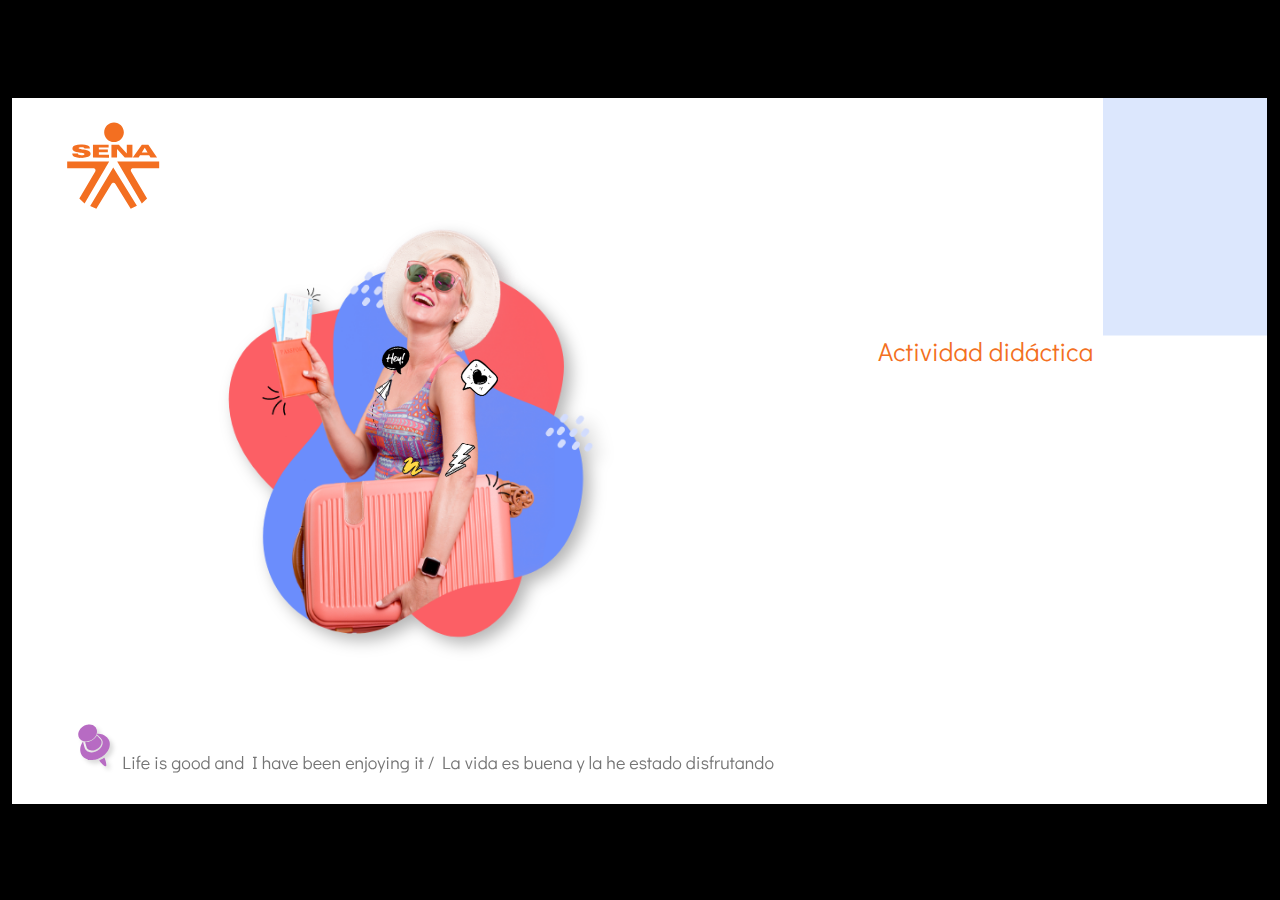
<file: actividades/a4/story.html>
﻿<!doctype html>
<html lang="es">
<head>
  <meta charset="utf-8">
  <!-- Creado con Storyline 360 - http://www.articulate.com  -->
  <!-- version: 3.67.28569.0 -->
  <title>Actividad did&#225;ctica</title>
  <meta http-equiv="x-ua-compatible" content="IE=edge"/>
  <meta name="viewport" content="width=device-width,initial-scale=1,user-scalable=no,shrink-to-fit=no,minimal-ui"/>
  <meta name="apple-mobile-web-app-capable" content="yes"/>
  <style>
    html, body { height: 100%; padding: 0; margin: 0 }
    #app { height: 100%; width: 100%; }
  </style>

  <script>
    window.DS = {};
    window.globals = {
      DATA_PATH_BASE: '',
      HAS_FRAME: true,
      HAS_SLIDE: true,

      lmsPresent: false,
      tinCanPresent: false,
      cmi5Present: false,
      aoSupport: false,
      scale: 'show all',
      captureRc: false,
      browserSize: 'optimal',
      bgColor: '#000000',
      features: 'AccessibleVideo,FullScreenToggle,IE11Warning,InsertSvgPicture,LayerPresentAsDialog,MultipleQuizTracking,QuestionCorrectVariable,UpdatedThemeEditor',
      themeName: 'classic',
      preloaderColor: '#FFFFFF',
      suppressAnalytics: false,
      productChannel: 'stable',
      publishSource: 'storyline',
      aid: 'aid|5304b41d-7af7-4125-b8d1-83eb222823e2',
      cid: '04bfd34e-cd07-4569-9f02-371561cab23e',
      playerVersion: '3.67.28569.0',
      publishTimestamp: '2022-09-17T11:08:59.4855918Z',
      maxIosVideoElements: 10,
      connectionSettings: { },

      
      parseParams: function(qs) {
        if (window.globals.parsedParams != null) {
          return window.globals.parsedParams;
        }
        qs = (qs || window.location.search.substr(1)).split('+').join(' ');
        var params = {},
            tokens,
            re = /[?&]?([^=]+)=([^&]*)/g;

        while (tokens = re.exec(qs)) {
          params[decodeURIComponent(tokens[1]).trim()] =
            decodeURIComponent(tokens[2]).trim();
        }
        window.globals.parsedParams = params;
        return params;
      }

    };
  </script>
  <script>
    var isIe11 = ('ActiveXObject' in window || window.MSBlobBuilder != null)
      && window.msCrypto != null && !window.ActiveXObject;
    if (isIe11 && window.globals.features.indexOf('IE11Warning') != -1) {
      window.globals.unsupportedBrowser = true;
      document.write(atob('[base64]'));
    }
  </script>
  
  <script>window.THREE = { };</script>
  
</head>
<body style="background: #000000" class="cs-HTML theme-classic">
  <!-- 360 -->
  <script>!function(e){var i=/iPhone/i,o=/iPod/i,n=/iPad/i,t=/(?=.*\bAndroid\b)(?=.*\bMobile\b)/i,d=/Android/i,s=/(?=.*\bAndroid\b)(?=.*\bSD4930UR\b)/i,b=/(?=.*\bAndroid\b)(?=.*\b(?:KFOT|KFTT|KFJWI|KFJWA|KFSOWI|KFTHWI|KFTHWA|KFAPWI|KFAPWA|KFARWI|KFASWI|KFSAWI|KFSAWA)\b)/i,r=/IEMobile/i,h=/(?=.*\bWindows\b)(?=.*\bARM\b)/i,a=/BlackBerry/i,l=/BB10/i,p=/Opera Mini/i,f=/(CriOS|Chrome)(?=.*\bMobile\b)/i,u=/(?=.*\bFirefox\b)(?=.*\bMobile\b)/i,c=new RegExp("(?:Nexus 7|BNTV250|Kindle Fire|Silk|GT-P1000)","i"),w=function(e,i){return e.test(i)},A=function(e){var A=e||navigator.userAgent,v=A.split("[FBAN");if(void 0!==v[1]&&(A=v[0]),this.apple={phone:w(i,A),ipod:w(o,A),tablet:!w(i,A)&&w(n,A),device:w(i,A)||w(o,A)||w(n,A)},this.amazon={phone:w(s,A),tablet:!w(s,A)&&w(b,A),device:w(s,A)||w(b,A)},this.android={phone:w(s,A)||w(t,A),tablet:!w(s,A)&&!w(t,A)&&(w(b,A)||w(d,A)),device:w(s,A)||w(b,A)||w(t,A)||w(d,A)},this.windows={phone:w(r,A),tablet:w(h,A),device:w(r,A)||w(h,A)},this.other={blackberry:w(a,A),blackberry10:w(l,A),opera:w(p,A),firefox:w(u,A),chrome:w(f,A),device:w(a,A)||w(l,A)||w(p,A)||w(u,A)||w(f,A)},this.seven_inch=w(c,A),this.any=this.apple.device||this.android.device||this.windows.device||this.other.device||this.seven_inch,this.phone=this.apple.phone||this.android.phone||this.windows.phone,this.tablet=this.apple.tablet||this.android.tablet||this.windows.tablet,"undefined"==typeof window)return this},v=function(){var e=new A;return e.Class=A,e};"undefined"!=typeof module&&module.exports&&"undefined"==typeof window?module.exports=A:"undefined"!=typeof module&&module.exports&&"undefined"!=typeof window?module.exports=v():"function"==typeof define&&define.amd?define("isMobile",[],e.isMobile=v()):e.isMobile=v()}(this);
    window.isMobile.apple.tablet = window.isMobile.apple.tablet ||
      (navigator.platform === 'MacIntel' && navigator.maxTouchPoints > 1);
    window.isMobile.apple.device = window.isMobile.apple.device || window.isMobile.apple.tablet;
    window.isMobile.tablet = window.isMobile.tablet || window.isMobile.apple.tablet;
    window.isMobile.any = window.isMobile.any || window.isMobile.apple.tablet;
  </script>

  <div id="focus-sink" tabindex="-1"></div>

  <div id="preso"></div>
  <script>
    (function() {

      var classTypes = [ 'desktop', 'mobile', 'phone', 'tablet' ];

      var addDeviceClasses = function(prefix, testObj) {
        var curr, i;
        for (i = 0; i < classTypes.length; i++) {
          curr = classTypes[i];
          if (testObj[curr]) {
            document.body.classList.add(prefix + curr);
          }
        }
      };

      var params = window.globals.parseParams(),
          isDevicePreview = params.devicepreview === '1',
          isPhoneOverride = params.deviceType === 'phone' || (isDevicePreview && params.phone == '1'),
          isTabletOverride = (params.deviceType === 'tablet' || isDevicePreview) && !isPhoneOverride,
          isMobileOverride = isPhoneOverride || isTabletOverride;

      var deviceView = {
        desktop: !window.isMobile.any && !isMobileOverride,
        mobile: window.isMobile.any || isMobileOverride,
        phone: isPhoneOverride || (window.isMobile.phone && !isTabletOverride),
        tablet: isTabletOverride || window.isMobile.tablet
      };

      window.globals.deviceView = deviceView;
      window.isMobile.desktop = !window.isMobile.any;
      window.isMobile.mobile = window.isMobile.any;

      addDeviceClasses('view-', deviceView);

    })();
  </script>
  
  <script src='story_content/user.js' type=text/javascript></script>
  <div class="slide-loader"></div>

  <script>
    if (window.globals.deviceView.isMobile) { var doc = document, loader = doc.body.querySelector('.slide-loader'); [ 1, 2, 3 ].forEach(function(n) { var d = doc.createElement('div'); d.style.backgroundColor = window.globals.preloaderColor; d.classList.add('mobile-loader-dot'); d.classList.add('dot' + n); loader.appendChild(d); }); }
  </script>

  <div class="mobile-load-title-overlay" style="display: none">
    <div class="mobile-load-title">Actividad did&#225;ctica</div>
  </div>

  <div class="mobile-chrome-warning"></div>

  
<style>
  .warn-connection-dialog {
    display: none;
    background: transparent;
    pointer-events: none;
    position: fixed;
    left: 0;
    top: 0;
    width: 100%;
    height: 100%;
    z-index: 999;
  }

  .warn-connection-content {
    border-radius: 4px;
    background: white;
    border: 1px solid #E7E7E7;
    color: #333333;
    box-shadow: 0 2px 4px rgba(0, 0, 0, 0.25);
    transition: all 150ms ease-out;
    position: absolute;
    white-space: nowrap;
  }

  .view-phone.is-landscape .warn-connection-content {
    left: 23px;
    bottom: 23px;
  }

  .view-tablet.is-landscape .warn-connection-content {
    left: 50%;
    top: 20px;
    transform: translateX(-50%);
  }

  .is-portrait .warn-connection-content {
    transform: translate(-50%, calc(-100% - 15px));
  }

  .warn-connection-content p {
    display: inline-block;
    margin: 0 8px 0 0;
    line-height: 33px;
    font-size: 11px;
  }

  .warn-connection-content svg {
    position: relative;
    vertical-align: middle;
    margin: 0 2px 2px 8px;
  }

  .view-desktop .warn-connection-content {
    left: 1.5em;
    bottom: 1.5em;
  }

  .view-desktop .warn-connection-content p {
    font-size: 1.1em;
  }

  .is-offline .warn-connection-dialog {
    display: block;
  }

  .is-offline .cs-panel * {
    pointer-events: none !important;
  }

  .is-offline .cs-panel {
    pointer-events: all !important;
  }

  .is-offline #nav-controls * {
    pointer-events: none !important;
  }

  .is-offline #nav-controls {
    pointer-events: all !important;
  }
</style>

<div class="warn-connection-dialog">
  <div class="warn-connection-content">
    <svg width="17" height="15" viewBox="0 0 17 15" xmlns="http://www.w3.org/2000/svg">
      <path fill="#8F0000" stroke="white" d="M16.07,12.98 L15.88,12.23 L9.51,1.21 C8.97,0.26,7.6,0.26,7.06,1.21 L0.69,12.23 C0.15,13.16,0.81,14.36,1.91,14.36 H14.65 C15.47,14.36,16.05,13.7,16.07,12.98 Z"/>
      <path fill="white" stroke="white" d="M8.58,5.5 C8.35,5.28,8.5,5.35,8.21,5.32 C8.09,5.35,7.97,5.49,7.96,5.67 C7.97,5.79,7.98,5.92,7.98,6.04 L7.98,6.04 C7.99,6.17,8,6.31,8.01,6.43 L8.01,6.44 C8.03,6.92,8.06,7.41,8.09,7.9 L8.09,7.9 C8.12,8.39,8.14,8.88,8.17,9.37 C8.17,9.39,8.18,9.42,8.2,9.44 C8.23,9.46,8.25,9.47,8.28,9.47 C8.31,9.47,8.34,9.46,8.35,9.44 C8.37,9.43,8.38,9.4,8.39,9.35 L8.39,9.34 C8.39,9.24,8.4,9.15,8.4,9.05 L8.4,9.05 C8.41,8.96,8.41,8.86,8.42,8.75 C8.43,8.44,8.45,8.12,8.47,7.81 L8.47,7.81 C8.49,7.49,8.51,7.18,8.53,6.87 C8.55,6.46,8.56,6.05,8.59,5.64 L8.6,5.62 C8.6,5.57,8.59,5.53,8.58,5.5 L8.21,5.32 Z"/>
      <circle fill="white" stroke="white" cx="8.3" cy="11.35" r="0.3"/>
    </svg>
    <p>You are offline. Trying to reconnect...</p>
  </div>
</div>

<script>
  (function() {
    window.DS.connection = {
      warningShown: false,
      assets: {},
      loadingAssetGroup: false,
      retryDelay: 500
    };

    // @TODO this is POC code and can be cleaned up a bit more if we move forward
    // with the feature



    // The `window.globals.features` variable must be set in `webpack.dev.config` when testing locally - it is not enough
    // to have it in the data - but it must be set there as well.
    var useConnectionMessages = window.AbortController != null &&
      window.location.protocol != 'file:' &&
      window.globals.features.indexOf('ConnectionMessages') != -1;

    window.DS.connection.useConnectionMessages = useConnectionMessages

    var assetCount = 0;
    var checkLoadedId;
    var connectionSettings = window.globals.connectionSettings;

    if (useConnectionMessages && connectionSettings != null) {
      var contentEl = document.querySelector('.warn-connection-content');
      var messageEl = contentEl.querySelector('p')

      if (connectionSettings.useDarkTheme) {
        contentEl.style.borderColor = '#BABBBA';
        contentEl.style.backgroundColor = '#282828';
        contentEl.style.color = '#FFFFFF';
      }

      if (connectionSettings.message != null) {
        messageEl.textContent = window.decodeURIComponent(connectionSettings.message);
      }
    }

    function checkAssetsReady() {
      for (var i in DS.connection.assets) {
        if (!DS.connection.assets[i].success) {
          return false;
        }
      }
      return true;
    }

    function stopAssetGroup() {
      if (!useConnectionMessages) { return; }

      assetCount = 0;

      DS.connection.oldAssetGroup = DS.connection.assets;
      DS.connection.assets = {};
      DS.connection.loadingAssetGroup = false;
      clearInterval(checkLoadedId);
    }

    function startAssetGroup() {
      if (!useConnectionMessages) { return; }
      var ticks = 0;
      clearInterval(checkLoadedId);
      checkLoadedId = setInterval(function() {
        var loaded = 0;
        if (assetCount === 0 && loaded === 0) {
          clearInterval(checkLoadedId);
          return;
        }

        for (var i in DS.connection.assets) {
          if (DS.connection.assets[i].success) {
            loaded++;
          }
        }

        if (assetCount === loaded && checkAssetsReady()) {
          for (var i in DS.connection.assets) {
            if (DS.connection.assets[i].action) {
              DS.connection.assets[i].action();
            }
          }
          hideWarning();
          stopAssetGroup();
        }
      }, 100)
    }

    function requiredAsset(url, action, retry, type) {
      if (!useConnectionMessages) { return; }
      if (DS.connection.assets[url]) { return; }

      DS.connection.assets[url] = {
        success: false, action: action, retry: retry, type: type
      };
      assetCount = Object.keys(DS.connection.assets).length;
      if (!DS.connection.loadingAssetGroup) {
        startAssetGroup();
      }
      DS.connection.loadingAssetGroup = true;
    }

    function assetLoaded(url) {
      if (!useConnectionMessages) { return; }
      if (DS.connection.assets[url]) {
        DS.connection.assets[url].success = true;
      }
    }

    function assetFailed(url) {
      if (!useConnectionMessages) { return; }
      if (!DS.connection.assets[url]) {
        if (/\.js$/.test(url)) {
          setTimeout(function() {
            if (DS.connection.lastSlideLoaded != null) {
              DS.connection.lastSlideLoaded();
            }
          }, DS.connection.retryDelay);
        }
        return;
      }
      if (!DS.connection.warningShown) { showWarning(); }
      if (DS.connection.assets[url].retry) {
        setTimeout(function() {
          if (!DS.connection.assets[url].success) {
            DS.connection.assets[url].retry()
          }
        }, DS.connection.retryDelay);
      }
    }

    function hideWarning() {
      document.body.classList.remove('is-offline');
      DS.connection.warningShown = false;
    }
    DS.connection.hideWarning = hideWarning

    function showWarning(btn) {
      document.body.classList.add('is-offline')
      DS.connection.warningShown = true;
      updateWarningPosition();
    }

    function updateWarningPosition() {
      if (!DS.connection.warningShown) {
        return;
      }

      var isPortrait = document.body.classList.contains('is-portrait');
      var warningEl = document.querySelector('.warn-connection-content');

      if (isPortrait) {
        var slide = document.querySelector('.primary-slide');
        var slideRect = slide.getBoundingClientRect();

        warningEl.style.top = `${slideRect.top}px`
        warningEl.style.left = `${slideRect.left + slideRect.width / 2}px`
      } else {
        warningEl.style.top = null;
        warningEl.style.left = null;
      }

      window.requestAnimationFrame(updateWarningPosition);
    }

    // these will all be noops if the feature flag isn't set in
    // the data and `window.globals.features`
    DS.connection.requiredAsset = requiredAsset;
    DS.connection.assetLoaded = assetLoaded;
    DS.connection.assetFailed = assetFailed;
    DS.connection.stopAssetGroup = stopAssetGroup;
    DS.connection.startAssetGroup = startAssetGroup;
  })();
</script>


  <script>
    
    if (window.autoSpider && window.vInterfaceObject) {
      document.querySelector('.mobile-load-title-overlay').style.display = 'none';
    }
  </script>

  

  <link rel="stylesheet" href="html5/data/css/output.min.css" data-noprefix/>
</body>
<script src="html5/lib/scripts/bootstrapper.min.js"></script>
</html>
</file>
<file: css/chunk-0c047e41.3babef71.css>
.actividad[data-v-22adfd6b]{background-color:#f2f2f2}.horizontal-scroll__wrapper[data-v-22adfd6b]{overflow:hidden}.horizontal-scroll[data-v-22adfd6b]{display:flex;transition:transform .5s ease-in-out;align-items:center;flex-wrap:nowrap}.horizontal-scroll[data-v-22adfd6b]:not(.row){width:100%}.horizontal-scroll--item-fw[data-v-22adfd6b]>div{flex-grow:0;flex-shrink:0;width:100%;margin:0!important}
</file>
<file: css/chunk-25b302c8.3babef71.css>
.actividad[data-v-22adfd6b]{background-color:#f2f2f2}.horizontal-scroll__wrapper[data-v-22adfd6b]{overflow:hidden}.horizontal-scroll[data-v-22adfd6b]{display:flex;transition:transform .5s ease-in-out;align-items:center;flex-wrap:nowrap}.horizontal-scroll[data-v-22adfd6b]:not(.row){width:100%}.horizontal-scroll--item-fw[data-v-22adfd6b]>div{flex-grow:0;flex-shrink:0;width:100%;margin:0!important}
</file>
<file: css/chunk-26fc7596.3babef71.css>
.actividad[data-v-22adfd6b]{background-color:#f2f2f2}.horizontal-scroll__wrapper[data-v-22adfd6b]{overflow:hidden}.horizontal-scroll[data-v-22adfd6b]{display:flex;transition:transform .5s ease-in-out;align-items:center;flex-wrap:nowrap}.horizontal-scroll[data-v-22adfd6b]:not(.row){width:100%}.horizontal-scroll--item-fw[data-v-22adfd6b]>div{flex-grow:0;flex-shrink:0;width:100%;margin:0!important}
</file>
<file: css/chunk-2d2747e2.3babef71.css>
.actividad[data-v-22adfd6b]{background-color:#f2f2f2}.horizontal-scroll__wrapper[data-v-22adfd6b]{overflow:hidden}.horizontal-scroll[data-v-22adfd6b]{display:flex;transition:transform .5s ease-in-out;align-items:center;flex-wrap:nowrap}.horizontal-scroll[data-v-22adfd6b]:not(.row){width:100%}.horizontal-scroll--item-fw[data-v-22adfd6b]>div{flex-grow:0;flex-shrink:0;width:100%;margin:0!important}
</file>
<file: css/chunk-32334cb6.3babef71.css>
.actividad[data-v-22adfd6b]{background-color:#f2f2f2}.horizontal-scroll__wrapper[data-v-22adfd6b]{overflow:hidden}.horizontal-scroll[data-v-22adfd6b]{display:flex;transition:transform .5s ease-in-out;align-items:center;flex-wrap:nowrap}.horizontal-scroll[data-v-22adfd6b]:not(.row){width:100%}.horizontal-scroll--item-fw[data-v-22adfd6b]>div{flex-grow:0;flex-shrink:0;width:100%;margin:0!important}
</file>
<file: css/chunk-3c57cd7b.3babef71.css>
.actividad[data-v-22adfd6b]{background-color:#f2f2f2}.horizontal-scroll__wrapper[data-v-22adfd6b]{overflow:hidden}.horizontal-scroll[data-v-22adfd6b]{display:flex;transition:transform .5s ease-in-out;align-items:center;flex-wrap:nowrap}.horizontal-scroll[data-v-22adfd6b]:not(.row){width:100%}.horizontal-scroll--item-fw[data-v-22adfd6b]>div{flex-grow:0;flex-shrink:0;width:100%;margin:0!important}
</file>
<file: css/chunk-4f2d402a.3babef71.css>
.actividad[data-v-22adfd6b]{background-color:#f2f2f2}.horizontal-scroll__wrapper[data-v-22adfd6b]{overflow:hidden}.horizontal-scroll[data-v-22adfd6b]{display:flex;transition:transform .5s ease-in-out;align-items:center;flex-wrap:nowrap}.horizontal-scroll[data-v-22adfd6b]:not(.row){width:100%}.horizontal-scroll--item-fw[data-v-22adfd6b]>div{flex-grow:0;flex-shrink:0;width:100%;margin:0!important}
</file>
<file: css/chunk-4fde0a08.14d1f3e8.css>
.actividad[data-v-a108b06a]{background-color:#f2f2f2}.header[data-v-a108b06a]{position:sticky;top:0;padding-top:10px;padding-bottom:10px;background-color:#fff;z-index:10010;line-height:1.1em}.header__logo[data-v-a108b06a]{width:50px}@media (max-width:576px){.header__componente-formativo[data-v-a108b06a]{font-size:.8em}}.header__menu[data-v-a108b06a]{cursor:pointer}.header__menu span[data-v-a108b06a]{font-size:.7em;display:block;line-height:1em;text-align:center;color:#111e61}.header__menu__btn[data-v-a108b06a]{width:30px;height:30px;position:relative;margin-bottom:4px}.header__menu__btn .line-1[data-v-a108b06a],.header__menu__btn .line-2[data-v-a108b06a],.header__menu__btn .line-3[data-v-a108b06a]{height:4px;width:30px;background-color:#111e61;transform-origin:center center;position:absolute;left:0;border-radius:2px}.header__menu__btn .line-1[data-v-a108b06a]{top:4px;-webkit-animation:line-1-inactive-data-v-a108b06a .5s ease-in-out forwards;animation:line-1-inactive-data-v-a108b06a .5s ease-in-out forwards}.header__menu__btn .line-2[data-v-a108b06a]{top:13px;-webkit-animation:line-2-inactive-data-v-a108b06a .5s ease-in-out forwards;animation:line-2-inactive-data-v-a108b06a .5s ease-in-out forwards}.header__menu__btn .line-3[data-v-a108b06a]{top:22px;-webkit-animation:line-3-inactive-data-v-a108b06a .5s ease-in-out forwards;animation:line-3-inactive-data-v-a108b06a .5s ease-in-out forwards}.header__menu__btn[data-v-a108b06a]:hover{cursor:pointer}.header__menu__btn--open .line-1[data-v-a108b06a]{-webkit-animation:line-1-active-data-v-a108b06a .5s ease-in-out forwards;animation:line-1-active-data-v-a108b06a .5s ease-in-out forwards}.header__menu__btn--open .line-2[data-v-a108b06a]{-webkit-animation:line-2-active-data-v-a108b06a .5s ease-in-out forwards;animation:line-2-active-data-v-a108b06a .5s ease-in-out forwards}.header__menu__btn--open .line-3[data-v-a108b06a]{-webkit-animation:line-3-active-data-v-a108b06a .5s ease-in-out forwards;animation:line-3-active-data-v-a108b06a .5s ease-in-out forwards}@-webkit-keyframes line-1-active-data-v-a108b06a{0%{transform:translate(0) rotate(0)}50%{transform:translateY(9px) rotate(0)}to{transform:translateY(9px) rotate(45deg)}}@keyframes line-1-active-data-v-a108b06a{0%{transform:translate(0) rotate(0)}50%{transform:translateY(9px) rotate(0)}to{transform:translateY(9px) rotate(45deg)}}@-webkit-keyframes line-2-active-data-v-a108b06a{0%{transform:scale(1)}to{transform:scale(0)}}@keyframes line-2-active-data-v-a108b06a{0%{transform:scale(1)}to{transform:scale(0)}}@-webkit-keyframes line-3-active-data-v-a108b06a{0%{transform:translate(0) rotate(0)}50%{transform:translateY(-9px) rotate(0)}to{transform:translateY(-9px) rotate(-45deg)}}@keyframes line-3-active-data-v-a108b06a{0%{transform:translate(0) rotate(0)}50%{transform:translateY(-9px) rotate(0)}to{transform:translateY(-9px) rotate(-45deg)}}@-webkit-keyframes line-1-inactive-data-v-a108b06a{0%{transform:translateY(9px) rotate(45deg)}50%{transform:translateY(9px) rotate(0)}to{transform:translate(0) rotate(0)}}@keyframes line-1-inactive-data-v-a108b06a{0%{transform:translateY(9px) rotate(45deg)}50%{transform:translateY(9px) rotate(0)}to{transform:translate(0) rotate(0)}}@-webkit-keyframes line-2-inactive-data-v-a108b06a{0%{transform:scale(0)}to{transform:scale(1)}}@keyframes line-2-inactive-data-v-a108b06a{0%{transform:scale(0)}to{transform:scale(1)}}@-webkit-keyframes line-3-inactive-data-v-a108b06a{0%{transform:translateY(-9px) rotate(-45deg)}50%{transform:translateY(-9px) rotate(0)}to{transform:translate(0) rotate(0)}}@keyframes line-3-inactive-data-v-a108b06a{0%{transform:translateY(-9px) rotate(-45deg)}50%{transform:translateY(-9px) rotate(0)}to{transform:translate(0) rotate(0)}}
</file>
<file: css/chunk-515a8379.6ca86b60.css>
.actividad{background-color:#f2f2f2}.banner-interno{position:relative}.banner-interno__fondo{position:absolute;top:0;bottom:-50px;left:0;right:0;background-color:#fc5f65;background-size:cover;background-position:50%}.banner-interno__titulo{display:flex;align-items:center}.banner-interno__titulo__icono{display:block;width:32px;height:32px;border-radius:50%;background-color:#12263f;position:relative}.banner-interno__titulo__icono i{color:#fc5f65;position:absolute;left:50%;top:50%;transform:translate(-50%,-50%)}.banner-interno__titulo h1,.banner-interno__titulo h2,.banner-interno__titulo h3,.banner-interno__titulo h4,.banner-interno__titulo h5,.banner-interno__titulo h6{color:#12263f;line-height:1.1em}
</file>
<file: css/chunk-59974754.f6a63d6d.css>
.actividad{background-color:#f2f2f2}.aside-menu{position:sticky;top:70px;flex:0 0 0;width:0;min-height:calc(100vh - 70px);max-height:calc(100vh - 70px);background-color:#f3f9ff;transition:flex .5s ease-in-out,width .5s ease-in-out;overflow-x:hidden;z-index:100001}.aside-menu a{color:#111e61}.aside-menu--open{flex:0 0 300px;width:300px}.aside-menu__content{width:300px;display:flex;flex-direction:column;justify-content:space-between;min-height:calc(100vh - 70px);max-height:calc(100vh - 70px);border-right:1px solid #d8ecff}@media (max-height:800px){.aside-menu__content{min-height:800px;max-height:800px;overflow-y:auto}}.aside-menu__header{padding:10px;text-align:center;background-color:#d8ecff}.aside-menu__header h4{margin:0}.aside-menu__menu{overflow-y:auto;flex-grow:1;list-style:none;padding-left:0;margin-bottom:0}.aside-menu__menu__item--active .aside-menu__menu__item__lnk,.aside-menu__menu__item--active .aside-menu__sec-menu__item__lnk{background-color:#d8ecff;font-weight:700}.aside-menu__menu__item--sub-menu:hover,.aside-menu__menu__item:hover,.aside-menu__sec-menu__item:hover{background-color:#d8ecff}.aside-menu__menu__item--sub-menu{padding-left:10px}.aside-menu__menu__item--sub-menu--active .aside-menu__menu__item__lnk,.aside-menu__menu__item--sub-menu--active .aside-menu__sec-menu__item__lnk{background-color:#d8ecff;font-weight:700;position:relative}.aside-menu__menu__item--sub-menu--active .aside-menu__menu__item__lnk:before,.aside-menu__menu__item--sub-menu--active .aside-menu__sec-menu__item__lnk:before{content:"";display:block;position:absolute;left:0;bottom:0;top:0;width:4px;border-radius:2px;background-color:#6b8dfc}.aside-menu__menu__item__lnk,.aside-menu__sec-menu__item__lnk{display:flex;align-items:center;padding:10px 15px;line-height:1.1em}.aside-menu__menu__item__lnk i,.aside-menu__menu__item__lnk span,.aside-menu__sec-menu__item__lnk i,.aside-menu__sec-menu__item__lnk span{margin-right:10px}.aside-menu__menu__item__lnk i:last-child,.aside-menu__menu__item__lnk span:last-child,.aside-menu__sec-menu__item__lnk i:last-child,.aside-menu__sec-menu__item__lnk span:last-child{margin-right:0}.aside-menu__sec-menu{background-color:#d8ecff;padding:10px 0;flex-shrink:0;margin-bottom:0}.aside-menu__sec-menu__item{padding:10px 15px}.aside-menu__sec-menu__item__lnk{padding:0;border-radius:1em}.aside-menu__sec-menu__item__lnk i{display:block;width:2em;height:2em;padding:.5em 0;text-align:center;background-color:#fff;border-radius:50%}.aside-menu__sec-menu__item__lnk:hover{background-color:#fff}@media (max-width:992px){.aside-menu{position:fixed;top:70px}}@media (max-width:576px){.aside-menu__sec-menu{padding-bottom:110px}}
</file>
<file: css/chunk-6e1e538a.126808df.css>
.actividad[data-v-4f6b7c58]{background-color:#f2f2f2}.accesibilidad[data-v-4f6b7c58]{position:fixed;right:0;top:50vh;height:50px;background-color:#111e61;border-top-left-radius:15px;border-bottom-left-radius:15px;transform:translateY(-50%) translateX(100%) translateX(-50px);overflow:hidden;transition:transform .3s ease-in-out,height .3s ease-in-out}.accesibilidad[data-v-4f6b7c58]:hover{transform:translateY(-50%) translateX(0);height:12.75rem}.accesibilidad [data-v-4f6b7c58]{color:#fff}.accesibilidad__menu__content .accesibilidad__menu__item[data-v-4f6b7c58]{cursor:pointer}.accesibilidad__menu__content .accesibilidad__menu__item[data-v-4f6b7c58]:hover{background-color:#273685}.accesibilidad__menu__content .accesibilidad__menu__item[data-v-4f6b7c58]:last-child{border:none}.accesibilidad__menu__item[data-v-4f6b7c58]{display:flex;align-items:center;padding:10px;border-bottom:1px solid #273685;line-height:1em;-webkit-user-select:none;-moz-user-select:none;-ms-user-select:none;user-select:none}.accesibilidad__menu i[data-v-4f6b7c58]{font-size:30px;font-style:normal;margin-right:10px;line-height:1em}.accesibilidad__menu img[data-v-4f6b7c58]{width:30px;margin-right:10px}
</file>
<file: css/chunk-766a929b.eaa133ca.css>
.actividad{background-color:#f2f2f2}.barra-avance{display:flex;align-items:center;justify-content:space-between;position:fixed;bottom:0;left:0;width:100%;padding:10px;background-color:#d8ecff;transition:transform .5s ease-in-out;z-index:100000}.barra-avance__barra{margin:0 20px;flex:1;position:relative;max-width:800px}.barra-avance__barra--amarilla,.barra-avance__barra--blanca{height:4px}.barra-avance__barra--amarilla:after,.barra-avance__barra--amarilla:before,.barra-avance__barra--blanca:after,.barra-avance__barra--blanca:before{content:"";display:block;width:10px;height:10px;border-radius:50%;position:absolute;top:50%}.barra-avance__barra--amarilla:before,.barra-avance__barra--blanca:before{left:0;transform:translate(-50%,-50%)}.barra-avance__barra--amarilla:after,.barra-avance__barra--blanca:after{right:0;transform:translate(50%,-50%)}.barra-avance__barra--blanca,.barra-avance__barra--blanca:after,.barra-avance__barra--blanca:before{background-color:#fff}.barra-avance__barra--amarilla{position:absolute;width:100%;top:0;background-color:#3c3fa7}.barra-avance__barra--amarilla:after,.barra-avance__barra--amarilla:before{background-color:#3c3fa7}.barra-avance__boton--regresar{background-color:#b0c0d2}.barra-avance__boton--regresar span{color:#111e61!important}.barra-avance__boton--disable{opacity:0;pointer-events:none}.barra-avance--open{transform:translateY(0)}.barra-avance--close{transform:translateY(100%)}
</file>
<file: css/chunk-f2df7d2c.3babef71.css>
.actividad[data-v-22adfd6b]{background-color:#f2f2f2}.horizontal-scroll__wrapper[data-v-22adfd6b]{overflow:hidden}.horizontal-scroll[data-v-22adfd6b]{display:flex;transition:transform .5s ease-in-out;align-items:center;flex-wrap:nowrap}.horizontal-scroll[data-v-22adfd6b]:not(.row){width:100%}.horizontal-scroll--item-fw[data-v-22adfd6b]>div{flex-grow:0;flex-shrink:0;width:100%;margin:0!important}
</file>
<file: css/comple.d1915624.css>
.banner-interno{position:relative}.banner-interno__fondo{position:absolute;top:0;bottom:-50px;left:0;right:0;background-color:#fc5f65;background-size:cover;background-position:50%}.banner-interno__titulo{display:flex;align-items:center}.banner-interno__titulo__icono{display:block;width:32px;height:32px;border-radius:50%;background-color:#12263f;position:relative}.banner-interno__titulo__icono i{color:#fc5f65;position:absolute;left:50%;top:50%;transform:translate(-50%,-50%)}.banner-interno__titulo h1,.banner-interno__titulo h2,.banner-interno__titulo h3,.banner-interno__titulo h4,.banner-interno__titulo h5,.banner-interno__titulo h6{color:#12263f;line-height:1.1em}.actividad{background-color:#f2f2f2}.complementario__enlaces{display:flex;justify-content:center;flex-wrap:wrap}.complementario__enlaces a{margin:0 5px}.complementario__btn{font-size:1.5em;line-height:1em}table{width:calc(100% - 1px);min-width:800px}table thead{background-color:#d8ecff}table thead th{border-color:#d8ecff}table td,table th{padding:25px 20px;text-align:center}
</file>
<file: css/creditos.097df5a4.css>
.banner-interno{position:relative}.banner-interno__fondo{position:absolute;top:0;bottom:-50px;left:0;right:0;background-color:#fc5f65;background-size:cover;background-position:50%}.banner-interno__titulo{display:flex;align-items:center}.banner-interno__titulo__icono{display:block;width:32px;height:32px;border-radius:50%;background-color:#12263f;position:relative}.banner-interno__titulo__icono i{color:#fc5f65;position:absolute;left:50%;top:50%;transform:translate(-50%,-50%)}.banner-interno__titulo h1,.banner-interno__titulo h2,.banner-interno__titulo h3,.banner-interno__titulo h4,.banner-interno__titulo h5,.banner-interno__titulo h6{color:#12263f;line-height:1.1em}.actividad{background-color:#f2f2f2}.creditos-vista .tarjeta.credito{background-color:#d2e1f1}.creditos{color:#727997;overflow-x:auto}.creditos__item{min-width:490px}.creditos p{line-height:1.3em;margin-bottom:0;color:#727997}.creditos__titulo{font-weight:700;background-color:#d2e1f1;padding:5px 10px;border-top-radius:5px;border-top-left-radius:5px;border-top-right-radius:5px}.creditos table td,.creditos table th{border-color:#d2e1f1}
</file>
<file: css/glosario.8e9aaf10.css>
.banner-interno{position:relative}.banner-interno__fondo{position:absolute;top:0;bottom:-50px;left:0;right:0;background-color:#fc5f65;background-size:cover;background-position:50%}.banner-interno__titulo{display:flex;align-items:center}.banner-interno__titulo__icono{display:block;width:32px;height:32px;border-radius:50%;background-color:#12263f;position:relative}.banner-interno__titulo__icono i{color:#fc5f65;position:absolute;left:50%;top:50%;transform:translate(-50%,-50%)}.banner-interno__titulo h1,.banner-interno__titulo h2,.banner-interno__titulo h3,.banner-interno__titulo h4,.banner-interno__titulo h5,.banner-interno__titulo h6{color:#12263f;line-height:1.1em}.actividad{background-color:#f2f2f2}.glosario__letra-item{display:flex}.glosario__letra-item__texto{padding-top:5px}.glosario__letra-item__letra__icono{width:32px;height:32px;position:relative;line-height:1em;border-radius:50%;background-color:#d2e1f1}.glosario__letra-item__letra__icono span{position:absolute;left:50%;top:50%;transform:translate(-50%,-50%);font-size:1.1em;font-weight:900}
</file>
<file: css/referencias.c96d450e.css>
.banner-interno{position:relative}.banner-interno__fondo{position:absolute;top:0;bottom:-50px;left:0;right:0;background-color:#fc5f65;background-size:cover;background-position:50%}.banner-interno__titulo{display:flex;align-items:center}.banner-interno__titulo__icono{display:block;width:32px;height:32px;border-radius:50%;background-color:#12263f;position:relative}.banner-interno__titulo__icono i{color:#fc5f65;position:absolute;left:50%;top:50%;transform:translate(-50%,-50%)}.banner-interno__titulo h1,.banner-interno__titulo h2,.banner-interno__titulo h3,.banner-interno__titulo h4,.banner-interno__titulo h5,.banner-interno__titulo h6{color:#12263f;line-height:1.1em}.actividad{background-color:#f2f2f2}.referencias__item:last-child hr{display:none}.referencias__item a{color:#2196f3;text-decoration:underline;overflow-wrap:break-word}
</file>
<file: css/tema1.79b4ae9b.css>
.actividad{background-color:#f2f2f2}.tarjeta-titulo-up{position:relative}.tarjeta-titulo-up__titulo{position:inherit;width:100%;display:flex;justify-content:center;left:0;top:0;transform:translateY(-60%)}.lista-ol--cuadro__vineta{background-color:#fc5f65}.lista-ol--cuadro__vineta span{font-weight:700}.lista-ol--cuadro__vineta.azul{background-color:#6b8dfc}.lista-ol--cuadro__vineta.azul span{font-weight:700;color:#12263f}span.text-gray{color:#777}
</file>
<file: css/tema2.5d9e2f60.css>
.actividad{background-color:#f2f2f2}.tarjeta-3{background-color:#a6bbff}
</file>
<file: css/tema3.166ca929.css>
.actividad{background-color:#f2f2f2}.bg-card{background-image:url(../img/bg-card.3d1e283d.svg)}.tarjeta-4{background-color:#a6bbff}.bg-card{background-image:url(../img/bg-card-1.c7a19294.svg);background-repeat:repeat;background-size:cover;background-position:50%}.imagen-absolute{width:295px;position:absolute;right:0;bottom:0;transform:translateY(8%) translateX(-10%)}
</file>
<file: css/tema4.2f0aa55a.css>
.actividad{background-color:#f2f2f2}.bg-card{background-image:url(../img/bg-card.3d1e283d.svg)}.tarjeta-4{background-color:#a6bbff}.bg-card{background-image:url(../img/bg-card-1.c7a19294.svg);background-repeat:repeat;background-size:cover;background-position:50%}.img-1{width:75px;top:0;right:0;transform:translate(30%,-30%)}.img-1,.img-2{position:absolute}.img-2{width:83px;bottom:0;left:0;transform:translate(-30%,30%)}
</file>
<file: css/app.44c00074.css>
*,:after,:before{box-sizing:inherit}html{height:100%;line-height:1.15;box-sizing:border-box;-webkit-font-smoothing:antialiased;-moz-osx-font-smoothing:grayscale;-webkit-text-size-adjust:100%;-ms-text-size-adjust:100%;text-rendering:optimizeLegibility}a,abbr,acronym,address,applet,article,aside,audio,b,big,blockquote,body,canvas,caption,center,cite,code,dd,del,details,dfn,div,dl,dt,em,embed,fieldset,figcaption,figure,footer,form,h1,h2,h3,h4,h5,h6,header,hgroup,html,i,iframe,img,ins,kbd,label,legend,li,mark,menu,nav,object,ol,output,p,pre,q,ruby,s,samp,section,small,span,strike,strong,sub,summary,sup,table,tbody,td,tfoot,th,thead,time,tr,tt,u,ul,var,video{margin:0;padding:0;border:0;outline:0;background:transparent;vertical-align:baseline}article,aside,details,figcaption,figure,footer,header,main,menu,nav,section,summary{display:block}[hidden],template{display:none}hr{box-sizing:content-box;height:0;border-bottom:1px solid #e8e8e8;border-left:0;border-right:0;border-top:0;margin:1.5em 0;overflow:visible}[hidden]{display:none}a{font-family:Roboto,sans-serif;font-size:1em;font-weight:400;text-decoration:none;color:#12263f;background-color:transparent;transition:all .15s ease-in-out;-webkit-text-decoration-skip:objects}a:active,a:hover{outline-width:0}a:active,a:focus,a:hover{color:#000}[type=button],[type=reset],[type=submit],button{-webkit-appearance:none;-moz-appearance:none;appearance:none;cursor:pointer;display:inline-block;vertical-align:middle;border:0;border-radius:5px;color:#fff;background-color:#3c3fa7;font-family:Roboto,sans-serif;font-weight:400;font-size:1em;-webkit-font-smoothing:antialiased;line-height:1em;white-space:nowrap;text-decoration:none;text-transform:none;padding:.75em 1.5em;margin:0;-webkit-user-select:none;-moz-user-select:none;-ms-user-select:none;user-select:none;overflow:visible;transition:background-color .15s ease-in-out}[type=button]:focus,[type=button]:hover,[type=reset]:focus,[type=reset]:hover,[type=submit]:focus,[type=submit]:hover,button:focus,button:hover{background-color:#3c3fa7;color:#fff}[type=button]:disabled,[type=reset]:disabled,[type=submit]:disabled,button:disabled{cursor:not-allowed;opacity:.5}[type=button]:disabled:hover,[type=reset]:disabled:hover,[type=submit]:disabled:hover,button:disabled:hover{background-color:#3c3fa7}input,select,textarea{margin:0;display:block;font-family:Roboto,sans-serif;font-size:16px}input{overflow:visible}[type=color],[type=date],[type=datetime-local],[type=datetime],[type=email],[type=month],[type=number],[type=password],[type=search],[type=tel],[type=text],[type=time],[type=url],[type=week],input:not([type]),select,select[multiple],textarea{background-color:#fff;border:1px solid #e8e8e8;border-radius:5px;box-shadow:inset 0 1px 3px rgba(0,0,0,.06);box-sizing:inherit;margin-bottom:.75em;padding:.5em;transition:border-color .15s ease-in-out;width:100%}[type=color]:hover,[type=date]:hover,[type=datetime-local]:hover,[type=datetime]:hover,[type=email]:hover,[type=month]:hover,[type=number]:hover,[type=password]:hover,[type=search]:hover,[type=tel]:hover,[type=text]:hover,[type=time]:hover,[type=url]:hover,[type=week]:hover,input:not([type]):hover,select:hover,select[multiple]:hover,textarea:hover{border-color:shade(#e8e8e8,20%)}[type=color]:focus,[type=date]:focus,[type=datetime-local]:focus,[type=datetime]:focus,[type=email]:focus,[type=month]:focus,[type=number]:focus,[type=password]:focus,[type=search]:focus,[type=tel]:focus,[type=text]:focus,[type=time]:focus,[type=url]:focus,[type=week]:focus,input:not([type]):focus,select:focus,select[multiple]:focus,textarea:focus{border-color:#6b8dfc;box-shadow:inset 0 1px 3px rgba(0,0,0,.06),0 0 5px rgba(252,70,77,.7);outline:none}[type=color]:disabled,[type=date]:disabled,[type=datetime-local]:disabled,[type=datetime]:disabled,[type=email]:disabled,[type=month]:disabled,[type=number]:disabled,[type=password]:disabled,[type=search]:disabled,[type=tel]:disabled,[type=text]:disabled,[type=time]:disabled,[type=url]:disabled,[type=week]:disabled,input:not([type]):disabled,select:disabled,select[multiple]:disabled,textarea:disabled{background-color:shade(#fff,5%);cursor:not-allowed}[type=color]:disabled:hover,[type=date]:disabled:hover,[type=datetime-local]:disabled:hover,[type=datetime]:disabled:hover,[type=email]:disabled:hover,[type=month]:disabled:hover,[type=number]:disabled:hover,[type=password]:disabled:hover,[type=search]:disabled:hover,[type=tel]:disabled:hover,[type=text]:disabled:hover,[type=time]:disabled:hover,[type=url]:disabled:hover,[type=week]:disabled:hover,input:not([type]):disabled:hover,select:disabled:hover,select[multiple]:disabled:hover,textarea:disabled:hover{border:1px solid #e8e8e8}select{text-transform:none;max-width:100%;border-radius:5px}::-webkit-file-upload-button{background-color:#3c3fa7;border:none;cursor:pointer;color:#fff;border-radius:5px;padding:.75em 1.5em}::-webkit-file-upload-button:hover{background-color:#3c3fa7}optgroup{font-weight:700}fieldset{border:1px solid #e8e8e8;background-color:transparent;padding:1.5em;-webkit-margin-start:0;-webkit-margin-end:0;-webkit-padding-before:1.5em;-webkit-padding-start:1.5em;-webkit-padding-end:1.5em;-webkit-padding-after:1.5em}legend{box-sizing:border-box;color:inherit;display:table;max-width:100%;padding:0;white-space:normal;font-weight:600;-webkit-padding-start:0;-webkit-padding-end:0}label,legend{margin-bottom:.375em}label{display:block;font-size:1em;font-family:Roboto,sans-serif;font-weight:900}textarea{overflow:auto;resize:vertical}[type=checkbox],[type=radio]{box-sizing:border-box;padding:0;display:inline;margin-right:.375em}[type=number]::-webkit-inner-spin-button,[type=number]::-webkit-outer-spin-button{height:auto}[type=search]{-webkit-appearance:textfield;outline-offset:-2px}[type=search]::-webkit-search-cancel-button,[type=search]::-webkit-search-decoration{-webkit-appearance:none;-moz-appearance:none}::-moz-placeholder{color:#999}:-ms-input-placeholder{color:#999}::placeholder{color:#999}::-webkit-file-upload-button{-webkit-appearance:button;-moz-appearance:button;font:inherit}[type=file]{margin-bottom:.75em;width:100%}[type=button],[type=reset],[type=submit],button{-webkit-appearance:button}[type=button]::-moz-focus-inner,[type=reset]::-moz-focus-inner,[type=submit]::-moz-focus-inner,button::-moz-focus-inner{border-style:none;padding:0}[type=button]:-moz-focusring,[type=reset]:-moz-focusring,[type=submit]:-moz-focusring,button:-moz-focusring{outline:1px dotted ButtonText}progress{vertical-align:baseline}ol,ul{list-style:none;margin-bottom:1em}dt{font-weight:700}figure,img,picture,svg{margin:0;width:100%;max-width:100%}figcaption{display:block;background-color:#e8e8e8;padding:.75em 1.5em;font-size:.8em;font-weight:700}img,svg{display:block;border-style:none}svg:not(:root){overflow:hidden}audio,canvas,progress,video{display:inline-block}audio:not([controls]){display:none;height:0}template{display:none}table{border-collapse:collapse;border-spacing:0;table-layout:fixed;width:100%}td,th,tr{vertical-align:middle}td,th{border:1px solid #e8e8e8;padding:.75em}th{font-size:.875em;line-height:1.2}td{line-height:1.5}body{font-size:16px;font-weight:400;line-height:1.5}body,h1,h2,h3,h4,h5,h6{color:#12263f;font-family:Roboto,sans-serif}h1,h2,h3,h4,h5,h6{font-weight:900;line-height:1.2;margin:0 0 .75em}h1{font-size:2em}h2{font-size:1.5em}h3{font-size:1.25em}h4{font-size:1.125em}h5{font-size:1em}h6{font-size:.875em}p{font-family:Roboto,sans-serif;font-size:1em;font-weight:400;line-height:1.5;color:#12263f;margin-bottom:1em}b,strong{font-weight:700}dfn,em,i{font-style:italic}br{line-height:2em}u{text-decoration:underline}code,kbd,pre,samp{color:#727997;font-family:Lucida Console,Courier New,monospace;font-size:1em}sub,sup{font-size:75%;line-height:0;position:relative;vertical-align:baseline}sub{bottom:-.25em}sup{top:-.5em}small{font-size:80%}mark{background-color:#ffeb3b;color:#000}abbr[title]{border-bottom:none;text-decoration:underline;-webkit-text-decoration:underline dotted;text-decoration:underline dotted}blockquote,q{quotes:none}::selection{background:#2196f3!important;color:#fff!important;text-shadow:none}::-moz-selection{background:#2196f3!important;color:#fff!important;text-shadow:none}img::selection{background:transparent}img::-moz-selection{background:transparent}body{-webkit-tap-highlight-color:#2196F3!important}details,menu{display:block}summary{display:list-item}@media print{*,:after,:before,:first-letter,:first-line{background:transparent!important;color:#000!important;box-shadow:none!important;text-shadow:none!important}a,a:visited{text-decoration:underline}a[href]:after{content:" (" attr(href) ")"}a abbr[title]:after{content:" (" attr(title) ")"}a[href^="#"]:after,a[href^="javascript:"]:after{content:""}blockquote,pre{border:1px solid #999;page-break-inside:avoid}thead{display:table-header-group}img,tr{page-break-inside:avoid}img{max-width:100%!important}h2,h3,p{orphans:3;widows:3}h2,h3{page-break-after:avoid}}[data-aos][data-aos][data-aos-duration="50"],body[data-aos-duration="50"] [data-aos]{transition-duration:50ms}[data-aos][data-aos][data-aos-delay="50"],body[data-aos-delay="50"] [data-aos]{transition-delay:0s}[data-aos][data-aos][data-aos-delay="50"].aos-animate,body[data-aos-delay="50"] [data-aos].aos-animate{transition-delay:50ms}[data-aos][data-aos][data-aos-duration="100"],body[data-aos-duration="100"] [data-aos]{transition-duration:.1s}[data-aos][data-aos][data-aos-delay="100"],body[data-aos-delay="100"] [data-aos]{transition-delay:0s}[data-aos][data-aos][data-aos-delay="100"].aos-animate,body[data-aos-delay="100"] [data-aos].aos-animate{transition-delay:.1s}[data-aos][data-aos][data-aos-duration="150"],body[data-aos-duration="150"] [data-aos]{transition-duration:.15s}[data-aos][data-aos][data-aos-delay="150"],body[data-aos-delay="150"] [data-aos]{transition-delay:0s}[data-aos][data-aos][data-aos-delay="150"].aos-animate,body[data-aos-delay="150"] [data-aos].aos-animate{transition-delay:.15s}[data-aos][data-aos][data-aos-duration="200"],body[data-aos-duration="200"] [data-aos]{transition-duration:.2s}[data-aos][data-aos][data-aos-delay="200"],body[data-aos-delay="200"] [data-aos]{transition-delay:0s}[data-aos][data-aos][data-aos-delay="200"].aos-animate,body[data-aos-delay="200"] [data-aos].aos-animate{transition-delay:.2s}[data-aos][data-aos][data-aos-duration="250"],body[data-aos-duration="250"] [data-aos]{transition-duration:.25s}[data-aos][data-aos][data-aos-delay="250"],body[data-aos-delay="250"] [data-aos]{transition-delay:0s}[data-aos][data-aos][data-aos-delay="250"].aos-animate,body[data-aos-delay="250"] [data-aos].aos-animate{transition-delay:.25s}[data-aos][data-aos][data-aos-duration="300"],body[data-aos-duration="300"] [data-aos]{transition-duration:.3s}[data-aos][data-aos][data-aos-delay="300"],body[data-aos-delay="300"] [data-aos]{transition-delay:0s}[data-aos][data-aos][data-aos-delay="300"].aos-animate,body[data-aos-delay="300"] [data-aos].aos-animate{transition-delay:.3s}[data-aos][data-aos][data-aos-duration="350"],body[data-aos-duration="350"] [data-aos]{transition-duration:.35s}[data-aos][data-aos][data-aos-delay="350"],body[data-aos-delay="350"] [data-aos]{transition-delay:0s}[data-aos][data-aos][data-aos-delay="350"].aos-animate,body[data-aos-delay="350"] [data-aos].aos-animate{transition-delay:.35s}[data-aos][data-aos][data-aos-duration="400"],body[data-aos-duration="400"] [data-aos]{transition-duration:.4s}[data-aos][data-aos][data-aos-delay="400"],body[data-aos-delay="400"] [data-aos]{transition-delay:0s}[data-aos][data-aos][data-aos-delay="400"].aos-animate,body[data-aos-delay="400"] [data-aos].aos-animate{transition-delay:.4s}[data-aos][data-aos][data-aos-duration="450"],body[data-aos-duration="450"] [data-aos]{transition-duration:.45s}[data-aos][data-aos][data-aos-delay="450"],body[data-aos-delay="450"] [data-aos]{transition-delay:0s}[data-aos][data-aos][data-aos-delay="450"].aos-animate,body[data-aos-delay="450"] [data-aos].aos-animate{transition-delay:.45s}[data-aos][data-aos][data-aos-duration="500"],body[data-aos-duration="500"] [data-aos]{transition-duration:.5s}[data-aos][data-aos][data-aos-delay="500"],body[data-aos-delay="500"] [data-aos]{transition-delay:0s}[data-aos][data-aos][data-aos-delay="500"].aos-animate,body[data-aos-delay="500"] [data-aos].aos-animate{transition-delay:.5s}[data-aos][data-aos][data-aos-duration="550"],body[data-aos-duration="550"] [data-aos]{transition-duration:.55s}[data-aos][data-aos][data-aos-delay="550"],body[data-aos-delay="550"] [data-aos]{transition-delay:0s}[data-aos][data-aos][data-aos-delay="550"].aos-animate,body[data-aos-delay="550"] [data-aos].aos-animate{transition-delay:.55s}[data-aos][data-aos][data-aos-duration="600"],body[data-aos-duration="600"] [data-aos]{transition-duration:.6s}[data-aos][data-aos][data-aos-delay="600"],body[data-aos-delay="600"] [data-aos]{transition-delay:0s}[data-aos][data-aos][data-aos-delay="600"].aos-animate,body[data-aos-delay="600"] [data-aos].aos-animate{transition-delay:.6s}[data-aos][data-aos][data-aos-duration="650"],body[data-aos-duration="650"] [data-aos]{transition-duration:.65s}[data-aos][data-aos][data-aos-delay="650"],body[data-aos-delay="650"] [data-aos]{transition-delay:0s}[data-aos][data-aos][data-aos-delay="650"].aos-animate,body[data-aos-delay="650"] [data-aos].aos-animate{transition-delay:.65s}[data-aos][data-aos][data-aos-duration="700"],body[data-aos-duration="700"] [data-aos]{transition-duration:.7s}[data-aos][data-aos][data-aos-delay="700"],body[data-aos-delay="700"] [data-aos]{transition-delay:0s}[data-aos][data-aos][data-aos-delay="700"].aos-animate,body[data-aos-delay="700"] [data-aos].aos-animate{transition-delay:.7s}[data-aos][data-aos][data-aos-duration="750"],body[data-aos-duration="750"] [data-aos]{transition-duration:.75s}[data-aos][data-aos][data-aos-delay="750"],body[data-aos-delay="750"] [data-aos]{transition-delay:0s}[data-aos][data-aos][data-aos-delay="750"].aos-animate,body[data-aos-delay="750"] [data-aos].aos-animate{transition-delay:.75s}[data-aos][data-aos][data-aos-duration="800"],body[data-aos-duration="800"] [data-aos]{transition-duration:.8s}[data-aos][data-aos][data-aos-delay="800"],body[data-aos-delay="800"] [data-aos]{transition-delay:0s}[data-aos][data-aos][data-aos-delay="800"].aos-animate,body[data-aos-delay="800"] [data-aos].aos-animate{transition-delay:.8s}[data-aos][data-aos][data-aos-duration="850"],body[data-aos-duration="850"] [data-aos]{transition-duration:.85s}[data-aos][data-aos][data-aos-delay="850"],body[data-aos-delay="850"] [data-aos]{transition-delay:0s}[data-aos][data-aos][data-aos-delay="850"].aos-animate,body[data-aos-delay="850"] [data-aos].aos-animate{transition-delay:.85s}[data-aos][data-aos][data-aos-duration="900"],body[data-aos-duration="900"] [data-aos]{transition-duration:.9s}[data-aos][data-aos][data-aos-delay="900"],body[data-aos-delay="900"] [data-aos]{transition-delay:0s}[data-aos][data-aos][data-aos-delay="900"].aos-animate,body[data-aos-delay="900"] [data-aos].aos-animate{transition-delay:.9s}[data-aos][data-aos][data-aos-duration="950"],body[data-aos-duration="950"] [data-aos]{transition-duration:.95s}[data-aos][data-aos][data-aos-delay="950"],body[data-aos-delay="950"] [data-aos]{transition-delay:0s}[data-aos][data-aos][data-aos-delay="950"].aos-animate,body[data-aos-delay="950"] [data-aos].aos-animate{transition-delay:.95s}[data-aos][data-aos][data-aos-duration="1000"],body[data-aos-duration="1000"] [data-aos]{transition-duration:1s}[data-aos][data-aos][data-aos-delay="1000"],body[data-aos-delay="1000"] [data-aos]{transition-delay:0s}[data-aos][data-aos][data-aos-delay="1000"].aos-animate,body[data-aos-delay="1000"] [data-aos].aos-animate{transition-delay:1s}[data-aos][data-aos][data-aos-duration="1050"],body[data-aos-duration="1050"] [data-aos]{transition-duration:1.05s}[data-aos][data-aos][data-aos-delay="1050"],body[data-aos-delay="1050"] [data-aos]{transition-delay:0s}[data-aos][data-aos][data-aos-delay="1050"].aos-animate,body[data-aos-delay="1050"] [data-aos].aos-animate{transition-delay:1.05s}[data-aos][data-aos][data-aos-duration="1100"],body[data-aos-duration="1100"] [data-aos]{transition-duration:1.1s}[data-aos][data-aos][data-aos-delay="1100"],body[data-aos-delay="1100"] [data-aos]{transition-delay:0s}[data-aos][data-aos][data-aos-delay="1100"].aos-animate,body[data-aos-delay="1100"] [data-aos].aos-animate{transition-delay:1.1s}[data-aos][data-aos][data-aos-duration="1150"],body[data-aos-duration="1150"] [data-aos]{transition-duration:1.15s}[data-aos][data-aos][data-aos-delay="1150"],body[data-aos-delay="1150"] [data-aos]{transition-delay:0s}[data-aos][data-aos][data-aos-delay="1150"].aos-animate,body[data-aos-delay="1150"] [data-aos].aos-animate{transition-delay:1.15s}[data-aos][data-aos][data-aos-duration="1200"],body[data-aos-duration="1200"] [data-aos]{transition-duration:1.2s}[data-aos][data-aos][data-aos-delay="1200"],body[data-aos-delay="1200"] [data-aos]{transition-delay:0s}[data-aos][data-aos][data-aos-delay="1200"].aos-animate,body[data-aos-delay="1200"] [data-aos].aos-animate{transition-delay:1.2s}[data-aos][data-aos][data-aos-duration="1250"],body[data-aos-duration="1250"] [data-aos]{transition-duration:1.25s}[data-aos][data-aos][data-aos-delay="1250"],body[data-aos-delay="1250"] [data-aos]{transition-delay:0s}[data-aos][data-aos][data-aos-delay="1250"].aos-animate,body[data-aos-delay="1250"] [data-aos].aos-animate{transition-delay:1.25s}[data-aos][data-aos][data-aos-duration="1300"],body[data-aos-duration="1300"] [data-aos]{transition-duration:1.3s}[data-aos][data-aos][data-aos-delay="1300"],body[data-aos-delay="1300"] [data-aos]{transition-delay:0s}[data-aos][data-aos][data-aos-delay="1300"].aos-animate,body[data-aos-delay="1300"] [data-aos].aos-animate{transition-delay:1.3s}[data-aos][data-aos][data-aos-duration="1350"],body[data-aos-duration="1350"] [data-aos]{transition-duration:1.35s}[data-aos][data-aos][data-aos-delay="1350"],body[data-aos-delay="1350"] [data-aos]{transition-delay:0s}[data-aos][data-aos][data-aos-delay="1350"].aos-animate,body[data-aos-delay="1350"] [data-aos].aos-animate{transition-delay:1.35s}[data-aos][data-aos][data-aos-duration="1400"],body[data-aos-duration="1400"] [data-aos]{transition-duration:1.4s}[data-aos][data-aos][data-aos-delay="1400"],body[data-aos-delay="1400"] [data-aos]{transition-delay:0s}[data-aos][data-aos][data-aos-delay="1400"].aos-animate,body[data-aos-delay="1400"] [data-aos].aos-animate{transition-delay:1.4s}[data-aos][data-aos][data-aos-duration="1450"],body[data-aos-duration="1450"] [data-aos]{transition-duration:1.45s}[data-aos][data-aos][data-aos-delay="1450"],body[data-aos-delay="1450"] [data-aos]{transition-delay:0s}[data-aos][data-aos][data-aos-delay="1450"].aos-animate,body[data-aos-delay="1450"] [data-aos].aos-animate{transition-delay:1.45s}[data-aos][data-aos][data-aos-duration="1500"],body[data-aos-duration="1500"] [data-aos]{transition-duration:1.5s}[data-aos][data-aos][data-aos-delay="1500"],body[data-aos-delay="1500"] [data-aos]{transition-delay:0s}[data-aos][data-aos][data-aos-delay="1500"].aos-animate,body[data-aos-delay="1500"] [data-aos].aos-animate{transition-delay:1.5s}[data-aos][data-aos][data-aos-duration="1550"],body[data-aos-duration="1550"] [data-aos]{transition-duration:1.55s}[data-aos][data-aos][data-aos-delay="1550"],body[data-aos-delay="1550"] [data-aos]{transition-delay:0s}[data-aos][data-aos][data-aos-delay="1550"].aos-animate,body[data-aos-delay="1550"] [data-aos].aos-animate{transition-delay:1.55s}[data-aos][data-aos][data-aos-duration="1600"],body[data-aos-duration="1600"] [data-aos]{transition-duration:1.6s}[data-aos][data-aos][data-aos-delay="1600"],body[data-aos-delay="1600"] [data-aos]{transition-delay:0s}[data-aos][data-aos][data-aos-delay="1600"].aos-animate,body[data-aos-delay="1600"] [data-aos].aos-animate{transition-delay:1.6s}[data-aos][data-aos][data-aos-duration="1650"],body[data-aos-duration="1650"] [data-aos]{transition-duration:1.65s}[data-aos][data-aos][data-aos-delay="1650"],body[data-aos-delay="1650"] [data-aos]{transition-delay:0s}[data-aos][data-aos][data-aos-delay="1650"].aos-animate,body[data-aos-delay="1650"] [data-aos].aos-animate{transition-delay:1.65s}[data-aos][data-aos][data-aos-duration="1700"],body[data-aos-duration="1700"] [data-aos]{transition-duration:1.7s}[data-aos][data-aos][data-aos-delay="1700"],body[data-aos-delay="1700"] [data-aos]{transition-delay:0s}[data-aos][data-aos][data-aos-delay="1700"].aos-animate,body[data-aos-delay="1700"] [data-aos].aos-animate{transition-delay:1.7s}[data-aos][data-aos][data-aos-duration="1750"],body[data-aos-duration="1750"] [data-aos]{transition-duration:1.75s}[data-aos][data-aos][data-aos-delay="1750"],body[data-aos-delay="1750"] [data-aos]{transition-delay:0s}[data-aos][data-aos][data-aos-delay="1750"].aos-animate,body[data-aos-delay="1750"] [data-aos].aos-animate{transition-delay:1.75s}[data-aos][data-aos][data-aos-duration="1800"],body[data-aos-duration="1800"] [data-aos]{transition-duration:1.8s}[data-aos][data-aos][data-aos-delay="1800"],body[data-aos-delay="1800"] [data-aos]{transition-delay:0s}[data-aos][data-aos][data-aos-delay="1800"].aos-animate,body[data-aos-delay="1800"] [data-aos].aos-animate{transition-delay:1.8s}[data-aos][data-aos][data-aos-duration="1850"],body[data-aos-duration="1850"] [data-aos]{transition-duration:1.85s}[data-aos][data-aos][data-aos-delay="1850"],body[data-aos-delay="1850"] [data-aos]{transition-delay:0s}[data-aos][data-aos][data-aos-delay="1850"].aos-animate,body[data-aos-delay="1850"] [data-aos].aos-animate{transition-delay:1.85s}[data-aos][data-aos][data-aos-duration="1900"],body[data-aos-duration="1900"] [data-aos]{transition-duration:1.9s}[data-aos][data-aos][data-aos-delay="1900"],body[data-aos-delay="1900"] [data-aos]{transition-delay:0s}[data-aos][data-aos][data-aos-delay="1900"].aos-animate,body[data-aos-delay="1900"] [data-aos].aos-animate{transition-delay:1.9s}[data-aos][data-aos][data-aos-duration="1950"],body[data-aos-duration="1950"] [data-aos]{transition-duration:1.95s}[data-aos][data-aos][data-aos-delay="1950"],body[data-aos-delay="1950"] [data-aos]{transition-delay:0s}[data-aos][data-aos][data-aos-delay="1950"].aos-animate,body[data-aos-delay="1950"] [data-aos].aos-animate{transition-delay:1.95s}[data-aos][data-aos][data-aos-duration="2000"],body[data-aos-duration="2000"] [data-aos]{transition-duration:2s}[data-aos][data-aos][data-aos-delay="2000"],body[data-aos-delay="2000"] [data-aos]{transition-delay:0s}[data-aos][data-aos][data-aos-delay="2000"].aos-animate,body[data-aos-delay="2000"] [data-aos].aos-animate{transition-delay:2s}[data-aos][data-aos][data-aos-duration="2050"],body[data-aos-duration="2050"] [data-aos]{transition-duration:2.05s}[data-aos][data-aos][data-aos-delay="2050"],body[data-aos-delay="2050"] [data-aos]{transition-delay:0s}[data-aos][data-aos][data-aos-delay="2050"].aos-animate,body[data-aos-delay="2050"] [data-aos].aos-animate{transition-delay:2.05s}[data-aos][data-aos][data-aos-duration="2100"],body[data-aos-duration="2100"] [data-aos]{transition-duration:2.1s}[data-aos][data-aos][data-aos-delay="2100"],body[data-aos-delay="2100"] [data-aos]{transition-delay:0s}[data-aos][data-aos][data-aos-delay="2100"].aos-animate,body[data-aos-delay="2100"] [data-aos].aos-animate{transition-delay:2.1s}[data-aos][data-aos][data-aos-duration="2150"],body[data-aos-duration="2150"] [data-aos]{transition-duration:2.15s}[data-aos][data-aos][data-aos-delay="2150"],body[data-aos-delay="2150"] [data-aos]{transition-delay:0s}[data-aos][data-aos][data-aos-delay="2150"].aos-animate,body[data-aos-delay="2150"] [data-aos].aos-animate{transition-delay:2.15s}[data-aos][data-aos][data-aos-duration="2200"],body[data-aos-duration="2200"] [data-aos]{transition-duration:2.2s}[data-aos][data-aos][data-aos-delay="2200"],body[data-aos-delay="2200"] [data-aos]{transition-delay:0s}[data-aos][data-aos][data-aos-delay="2200"].aos-animate,body[data-aos-delay="2200"] [data-aos].aos-animate{transition-delay:2.2s}[data-aos][data-aos][data-aos-duration="2250"],body[data-aos-duration="2250"] [data-aos]{transition-duration:2.25s}[data-aos][data-aos][data-aos-delay="2250"],body[data-aos-delay="2250"] [data-aos]{transition-delay:0s}[data-aos][data-aos][data-aos-delay="2250"].aos-animate,body[data-aos-delay="2250"] [data-aos].aos-animate{transition-delay:2.25s}[data-aos][data-aos][data-aos-duration="2300"],body[data-aos-duration="2300"] [data-aos]{transition-duration:2.3s}[data-aos][data-aos][data-aos-delay="2300"],body[data-aos-delay="2300"] [data-aos]{transition-delay:0s}[data-aos][data-aos][data-aos-delay="2300"].aos-animate,body[data-aos-delay="2300"] [data-aos].aos-animate{transition-delay:2.3s}[data-aos][data-aos][data-aos-duration="2350"],body[data-aos-duration="2350"] [data-aos]{transition-duration:2.35s}[data-aos][data-aos][data-aos-delay="2350"],body[data-aos-delay="2350"] [data-aos]{transition-delay:0s}[data-aos][data-aos][data-aos-delay="2350"].aos-animate,body[data-aos-delay="2350"] [data-aos].aos-animate{transition-delay:2.35s}[data-aos][data-aos][data-aos-duration="2400"],body[data-aos-duration="2400"] [data-aos]{transition-duration:2.4s}[data-aos][data-aos][data-aos-delay="2400"],body[data-aos-delay="2400"] [data-aos]{transition-delay:0s}[data-aos][data-aos][data-aos-delay="2400"].aos-animate,body[data-aos-delay="2400"] [data-aos].aos-animate{transition-delay:2.4s}[data-aos][data-aos][data-aos-duration="2450"],body[data-aos-duration="2450"] [data-aos]{transition-duration:2.45s}[data-aos][data-aos][data-aos-delay="2450"],body[data-aos-delay="2450"] [data-aos]{transition-delay:0s}[data-aos][data-aos][data-aos-delay="2450"].aos-animate,body[data-aos-delay="2450"] [data-aos].aos-animate{transition-delay:2.45s}[data-aos][data-aos][data-aos-duration="2500"],body[data-aos-duration="2500"] [data-aos]{transition-duration:2.5s}[data-aos][data-aos][data-aos-delay="2500"],body[data-aos-delay="2500"] [data-aos]{transition-delay:0s}[data-aos][data-aos][data-aos-delay="2500"].aos-animate,body[data-aos-delay="2500"] [data-aos].aos-animate{transition-delay:2.5s}[data-aos][data-aos][data-aos-duration="2550"],body[data-aos-duration="2550"] [data-aos]{transition-duration:2.55s}[data-aos][data-aos][data-aos-delay="2550"],body[data-aos-delay="2550"] [data-aos]{transition-delay:0s}[data-aos][data-aos][data-aos-delay="2550"].aos-animate,body[data-aos-delay="2550"] [data-aos].aos-animate{transition-delay:2.55s}[data-aos][data-aos][data-aos-duration="2600"],body[data-aos-duration="2600"] [data-aos]{transition-duration:2.6s}[data-aos][data-aos][data-aos-delay="2600"],body[data-aos-delay="2600"] [data-aos]{transition-delay:0s}[data-aos][data-aos][data-aos-delay="2600"].aos-animate,body[data-aos-delay="2600"] [data-aos].aos-animate{transition-delay:2.6s}[data-aos][data-aos][data-aos-duration="2650"],body[data-aos-duration="2650"] [data-aos]{transition-duration:2.65s}[data-aos][data-aos][data-aos-delay="2650"],body[data-aos-delay="2650"] [data-aos]{transition-delay:0s}[data-aos][data-aos][data-aos-delay="2650"].aos-animate,body[data-aos-delay="2650"] [data-aos].aos-animate{transition-delay:2.65s}[data-aos][data-aos][data-aos-duration="2700"],body[data-aos-duration="2700"] [data-aos]{transition-duration:2.7s}[data-aos][data-aos][data-aos-delay="2700"],body[data-aos-delay="2700"] [data-aos]{transition-delay:0s}[data-aos][data-aos][data-aos-delay="2700"].aos-animate,body[data-aos-delay="2700"] [data-aos].aos-animate{transition-delay:2.7s}[data-aos][data-aos][data-aos-duration="2750"],body[data-aos-duration="2750"] [data-aos]{transition-duration:2.75s}[data-aos][data-aos][data-aos-delay="2750"],body[data-aos-delay="2750"] [data-aos]{transition-delay:0s}[data-aos][data-aos][data-aos-delay="2750"].aos-animate,body[data-aos-delay="2750"] [data-aos].aos-animate{transition-delay:2.75s}[data-aos][data-aos][data-aos-duration="2800"],body[data-aos-duration="2800"] [data-aos]{transition-duration:2.8s}[data-aos][data-aos][data-aos-delay="2800"],body[data-aos-delay="2800"] [data-aos]{transition-delay:0s}[data-aos][data-aos][data-aos-delay="2800"].aos-animate,body[data-aos-delay="2800"] [data-aos].aos-animate{transition-delay:2.8s}[data-aos][data-aos][data-aos-duration="2850"],body[data-aos-duration="2850"] [data-aos]{transition-duration:2.85s}[data-aos][data-aos][data-aos-delay="2850"],body[data-aos-delay="2850"] [data-aos]{transition-delay:0s}[data-aos][data-aos][data-aos-delay="2850"].aos-animate,body[data-aos-delay="2850"] [data-aos].aos-animate{transition-delay:2.85s}[data-aos][data-aos][data-aos-duration="2900"],body[data-aos-duration="2900"] [data-aos]{transition-duration:2.9s}[data-aos][data-aos][data-aos-delay="2900"],body[data-aos-delay="2900"] [data-aos]{transition-delay:0s}[data-aos][data-aos][data-aos-delay="2900"].aos-animate,body[data-aos-delay="2900"] [data-aos].aos-animate{transition-delay:2.9s}[data-aos][data-aos][data-aos-duration="2950"],body[data-aos-duration="2950"] [data-aos]{transition-duration:2.95s}[data-aos][data-aos][data-aos-delay="2950"],body[data-aos-delay="2950"] [data-aos]{transition-delay:0s}[data-aos][data-aos][data-aos-delay="2950"].aos-animate,body[data-aos-delay="2950"] [data-aos].aos-animate{transition-delay:2.95s}[data-aos][data-aos][data-aos-duration="3000"],body[data-aos-duration="3000"] [data-aos]{transition-duration:3s}[data-aos][data-aos][data-aos-delay="3000"],body[data-aos-delay="3000"] [data-aos]{transition-delay:0s}[data-aos][data-aos][data-aos-delay="3000"].aos-animate,body[data-aos-delay="3000"] [data-aos].aos-animate{transition-delay:3s}[data-aos]{pointer-events:none}[data-aos].aos-animate{pointer-events:auto}[data-aos][data-aos][data-aos-easing=linear],body[data-aos-easing=linear] [data-aos]{transition-timing-function:cubic-bezier(.25,.25,.75,.75)}[data-aos][data-aos][data-aos-easing=ease],body[data-aos-easing=ease] [data-aos]{transition-timing-function:ease}[data-aos][data-aos][data-aos-easing=ease-in],body[data-aos-easing=ease-in] [data-aos]{transition-timing-function:ease-in}[data-aos][data-aos][data-aos-easing=ease-out],body[data-aos-easing=ease-out] [data-aos]{transition-timing-function:ease-out}[data-aos][data-aos][data-aos-easing=ease-in-out],body[data-aos-easing=ease-in-out] [data-aos]{transition-timing-function:ease-in-out}[data-aos][data-aos][data-aos-easing=ease-in-back],body[data-aos-easing=ease-in-back] [data-aos]{transition-timing-function:cubic-bezier(.6,-.28,.735,.045)}[data-aos][data-aos][data-aos-easing=ease-out-back],body[data-aos-easing=ease-out-back] [data-aos]{transition-timing-function:cubic-bezier(.175,.885,.32,1.275)}[data-aos][data-aos][data-aos-easing=ease-in-out-back],body[data-aos-easing=ease-in-out-back] [data-aos]{transition-timing-function:cubic-bezier(.68,-.55,.265,1.55)}[data-aos][data-aos][data-aos-easing=ease-in-sine],body[data-aos-easing=ease-in-sine] [data-aos]{transition-timing-function:cubic-bezier(.47,0,.745,.715)}[data-aos][data-aos][data-aos-easing=ease-out-sine],body[data-aos-easing=ease-out-sine] [data-aos]{transition-timing-function:cubic-bezier(.39,.575,.565,1)}[data-aos][data-aos][data-aos-easing=ease-in-out-sine],body[data-aos-easing=ease-in-out-sine] [data-aos]{transition-timing-function:cubic-bezier(.445,.05,.55,.95)}[data-aos][data-aos][data-aos-easing=ease-in-quad],body[data-aos-easing=ease-in-quad] [data-aos]{transition-timing-function:cubic-bezier(.55,.085,.68,.53)}[data-aos][data-aos][data-aos-easing=ease-out-quad],body[data-aos-easing=ease-out-quad] [data-aos]{transition-timing-function:cubic-bezier(.25,.46,.45,.94)}[data-aos][data-aos][data-aos-easing=ease-in-out-quad],body[data-aos-easing=ease-in-out-quad] [data-aos]{transition-timing-function:cubic-bezier(.455,.03,.515,.955)}[data-aos][data-aos][data-aos-easing=ease-in-cubic],body[data-aos-easing=ease-in-cubic] [data-aos]{transition-timing-function:cubic-bezier(.55,.085,.68,.53)}[data-aos][data-aos][data-aos-easing=ease-out-cubic],body[data-aos-easing=ease-out-cubic] [data-aos]{transition-timing-function:cubic-bezier(.25,.46,.45,.94)}[data-aos][data-aos][data-aos-easing=ease-in-out-cubic],body[data-aos-easing=ease-in-out-cubic] [data-aos]{transition-timing-function:cubic-bezier(.455,.03,.515,.955)}[data-aos][data-aos][data-aos-easing=ease-in-quart],body[data-aos-easing=ease-in-quart] [data-aos]{transition-timing-function:cubic-bezier(.55,.085,.68,.53)}[data-aos][data-aos][data-aos-easing=ease-out-quart],body[data-aos-easing=ease-out-quart] [data-aos]{transition-timing-function:cubic-bezier(.25,.46,.45,.94)}[data-aos][data-aos][data-aos-easing=ease-in-out-quart],body[data-aos-easing=ease-in-out-quart] [data-aos]{transition-timing-function:cubic-bezier(.455,.03,.515,.955)}@media screen{html:not(.no-js) [data-aos^=fade][data-aos^=fade]{opacity:0;transition-property:opacity,transform}html:not(.no-js) [data-aos^=fade][data-aos^=fade].aos-animate{opacity:1;transform:none}html:not(.no-js) [data-aos=fade-up]{transform:translate3d(0,100px,0)}html:not(.no-js) [data-aos=fade-down]{transform:translate3d(0,-100px,0)}html:not(.no-js) [data-aos=fade-right]{transform:translate3d(-100px,0,0)}html:not(.no-js) [data-aos=fade-left]{transform:translate3d(100px,0,0)}html:not(.no-js) [data-aos=fade-up-right]{transform:translate3d(-100px,100px,0)}html:not(.no-js) [data-aos=fade-up-left]{transform:translate3d(100px,100px,0)}html:not(.no-js) [data-aos=fade-down-right]{transform:translate3d(-100px,-100px,0)}html:not(.no-js) [data-aos=fade-down-left]{transform:translate3d(100px,-100px,0)}html:not(.no-js) [data-aos^=zoom][data-aos^=zoom]{opacity:0;transition-property:opacity,transform}html:not(.no-js) [data-aos^=zoom][data-aos^=zoom].aos-animate{opacity:1;transform:translateZ(0) scale(1)}html:not(.no-js) [data-aos=zoom-in]{transform:scale(.6)}html:not(.no-js) [data-aos=zoom-in-up]{transform:translate3d(0,100px,0) scale(.6)}html:not(.no-js) [data-aos=zoom-in-down]{transform:translate3d(0,-100px,0) scale(.6)}html:not(.no-js) [data-aos=zoom-in-right]{transform:translate3d(-100px,0,0) scale(.6)}html:not(.no-js) [data-aos=zoom-in-left]{transform:translate3d(100px,0,0) scale(.6)}html:not(.no-js) [data-aos=zoom-out]{transform:scale(1.2)}html:not(.no-js) [data-aos=zoom-out-up]{transform:translate3d(0,100px,0) scale(1.2)}html:not(.no-js) [data-aos=zoom-out-down]{transform:translate3d(0,-100px,0) scale(1.2)}html:not(.no-js) [data-aos=zoom-out-right]{transform:translate3d(-100px,0,0) scale(1.2)}html:not(.no-js) [data-aos=zoom-out-left]{transform:translate3d(100px,0,0) scale(1.2)}html:not(.no-js) [data-aos^=flip][data-aos^=flip]{-webkit-backface-visibility:hidden;backface-visibility:hidden;transition-property:transform}html:not(.no-js) [data-aos=flip-left]{transform:perspective(2500px) rotateY(-100deg)}html:not(.no-js) [data-aos=flip-left].aos-animate{transform:perspective(2500px) rotateY(0)}html:not(.no-js) [data-aos=flip-right]{transform:perspective(2500px) rotateY(100deg)}html:not(.no-js) [data-aos=flip-right].aos-animate{transform:perspective(2500px) rotateY(0)}html:not(.no-js) [data-aos=flip-up]{transform:perspective(2500px) rotateX(-100deg)}html:not(.no-js) [data-aos=flip-up].aos-animate{transform:perspective(2500px) rotateX(0)}html:not(.no-js) [data-aos=flip-down]{transform:perspective(2500px) rotateX(100deg)}html:not(.no-js) [data-aos=flip-down].aos-animate{transform:perspective(2500px) rotateX(0)}}.actividad{background-color:#f2f2f2}.acordion{position:relative}.acordion__header{display:flex;align-items:center;margin-bottom:25px;cursor:pointer;justify-content:space-between}.acordion__accion__btn--a,.acordion__accion__btn--b{width:40px;height:40px;border-radius:50%;position:relative}.acordion__accion__btn--a i,.acordion__accion__btn--b i{position:absolute;top:50%;left:50%;transform:translate(-50%,-50%)}.acordion__accion__btn--a{background-color:#fff;box-shadow:0 3px 5px 0 rgba(17,30,97,.3)}.acordion__accion__btn--b{border:1px solid #111e61}.acordion__contenido{overflow:hidden;transition:height .5s ease-in-out}.acordion .indicador__container{transform:translateY(15px)}.bloque-texto-a{position:relative}.bloque-texto-a:before{content:"";display:block;position:absolute;top:0;bottom:0;left:50%;right:0}.bloque-texto-a>div{position:relative}.bloque-texto-a.color-primario,.bloque-texto-a__texto{background-color:#fff}.bloque-texto-a.color-primario:before{background-color:#fc5f65}.bloque-texto-a.color-secundario{background-color:#ffeeac}.bloque-texto-a.color-secundario:before{background-color:#fed947}.bloque-texto-a.color-acento-contenido{background-color:#e8edff}.bloque-texto-a.color-acento-contenido:before{background-color:#6b8dfc}.bloque-texto-a.color-acento-botones{background-color:#9fa1dd}.bloque-texto-a.color-acento-botones:before{background-color:#3c3fa7}.bloque-texto-b{position:relative}.bloque-texto-b:before{content:"";display:block;position:absolute;top:40%;bottom:0;left:35%;right:0}.bloque-texto-b__texto{position:relative}.bloque-texto-b__texto *{display:inline}.bloque-texto-b i{font-size:2.5em;color:#6b8dfc}.bloque-texto-b i:first-of-type{margin-right:15px}.bloque-texto-b i:last-of-type{margin-left:15px;vertical-align:text-top}.bloque-texto-b.color-primario:before{background-color:#fc5f65}.bloque-texto-b.color-secundario:before{background-color:#fed947}.bloque-texto-b.color-acento-contenido:before{background-color:#6b8dfc}.bloque-texto-b.color-acento-botones:before{background-color:#3c3fa7}.bloque-texto-c i{font-size:2.5em;color:#6b8dfc}.bloque-texto-c:after{content:"";display:block;width:30px;height:30px;background-color:#6b8dfc;position:relative;left:calc(100% - 30px)}.bloque-texto-c.color-primario{background-color:#fc5f65}.bloque-texto-c.color-secundario{background-color:#fed947}.bloque-texto-c.color-acento-contenido{background-color:#6b8dfc}.bloque-texto-c.color-acento-botones{background-color:#3c3fa7}.bloque-texto-d{border-top:1px solid #6b8dfc;position:relative}.bloque-texto-d:before{content:"";display:block;position:absolute;top:40%;bottom:0;left:35%;right:0}.bloque-texto-d__texto{position:relative}.bloque-texto-d__texto *{display:inline}.bloque-texto-d i{font-size:2.5em;color:#6b8dfc}.bloque-texto-d i:first-of-type{margin-right:15px}.bloque-texto-d i:last-of-type{margin-left:15px;vertical-align:text-top}.bloque-texto-d__autor,.bloque-texto-e__autor{text-align:right;position:relative}.bloque-texto-d.color-primario:before{background-color:#fc5f65}.bloque-texto-d.color-secundario:before{background-color:#fed947}.bloque-texto-d.color-acento-contenido:before{background-color:#6b8dfc}.bloque-texto-d.color-acento-botones:before{background-color:#3c3fa7}.bloque-texto-e__texto *{display:inline}.bloque-texto-e i{font-size:2.5em;color:#6b8dfc}.bloque-texto-e i:first-of-type{margin-right:15px}.bloque-texto-e i:last-of-type{margin-left:15px;vertical-align:text-top}.bloque-texto-e.color-primario{background-color:#fc5f65}.bloque-texto-e.color-secundario{background-color:#fed947}.bloque-texto-e.color-acento-contenido{background-color:#6b8dfc}.bloque-texto-e.color-acento-botones{background-color:#3c3fa7}.bloque-texto-f{display:flex;flex-direction:column;position:relative;padding-bottom:50px}.bloque-texto-f:before{content:"";display:block;position:absolute;top:0;left:0;right:0;bottom:50px}.bloque-texto-f__comillas{position:static}.bloque-texto-f__comillas i{position:absolute;font-size:2.5em;color:#6b8dfc}.bloque-texto-f__comillas i:first-of-type{margin-right:15px;top:0;left:40px;transform:translate(-50%,-50%)}.bloque-texto-f__comillas i:last-of-type{margin-left:15px;vertical-align:text-top;top:calc(100% - 50px);right:10px;margin:0;transform:translate(-50%,-50%)}.bloque-texto-f__texto{position:relative}.bloque-texto-f__texto *{display:inline}.bloque-texto-f__autor{text-align:center;position:relative}.bloque-texto-f__avatar{position:relative;height:50px}.bloque-texto-f__avatar__img{background-color:#fff;position:absolute;top:0;left:50%;transform:translateX(-50%);width:100px;border-radius:50%;overflow:hidden;border:5px solid #fff;box-shadow:0 0 10px 0 rgba(0,0,0,.3)}.bloque-texto-f.color-primario:before{background-color:#fc5f65}.bloque-texto-f.color-secundario:before{background-color:#fed947}.bloque-texto-f.color-acento-contenido:before{background-color:#6b8dfc}.bloque-texto-f.color-acento-botones:before{background-color:#3c3fa7}.bloque-texto-g{position:relative;display:flex;justify-content:flex-end}.bloque-texto-g__img{width:50%;position:absolute;top:0;left:0;bottom:0;background-position:50%;background-size:cover}.bloque-texto-g__texto{position:relative;width:60%;background-color:hsla(0,0%,100%,.95)}.bloque-texto-g__texto *{display:inline}@media (max-width:992px){.bloque-texto-g{padding-top:40%!important}.bloque-texto-g__img{width:100%;height:50%}.bloque-texto-g__texto{width:100%}}@media (max-width:576px){.bloque-texto-g{padding-top:200px!important}.bloque-texto-g__img{height:250px}}.bloque-texto-g.color-primario{background-color:#fc5f65}.bloque-texto-g.color-secundario{background-color:#fed947}.bloque-texto-g.color-acento-contenido{background-color:#6b8dfc}.bloque-texto-g.color-acento-botones{background-color:#3c3fa7}.tabs-a__tab{display:block;width:100%;text-align:left;background-color:#d8ecff;padding:15px 20px;border-radius:5px;color:#111e61;line-height:1.2em}.tabs-a__tab__text{overflow:hidden;text-overflow:ellipsis}.tabs-a__tab:last-child{margin-bottom:0!important}.tabs-a__tab:active,.tabs-a__tab:focus,.tabs-a__tab:hover{color:#111e61}.tabs-a__tab__selected{font-weight:700}@media (min-width:992px){.tabs-a__tab__selected{position:relative}.tabs-a__tab__selected:before{content:"";display:block;position:absolute;right:0;top:50%;width:15px;height:15px;transform:translate(5px,-50%) rotate(45deg);background-color:#3c3fa7}}.tabs-a__content-item{opacity:0}.tabs-a__content-item--active{-webkit-animation:tab-content-active .5s ease-in-out forwards;animation:tab-content-active .5s ease-in-out forwards}.tabs-a.color-primario .tabs-a__tab:active,.tabs-a.color-primario .tabs-a__tab:focus,.tabs-a.color-primario .tabs-a__tab:hover,.tabs-a.color-primario .tabs-a__tab__selected{background-color:#fc5f65;color:#12263f}.tabs-a.color-primario .tabs-a__tab__selected:before{background-color:#fc5f65}.tabs-a.color-secundario .tabs-a__tab:active,.tabs-a.color-secundario .tabs-a__tab:focus,.tabs-a.color-secundario .tabs-a__tab:hover,.tabs-a.color-secundario .tabs-a__tab__selected{background-color:#fed947;color:#12263f}.tabs-a.color-secundario .tabs-a__tab__selected:before{background-color:#fed947}.tabs-a.color-acento-contenido .tabs-a__tab:active,.tabs-a.color-acento-contenido .tabs-a__tab:focus,.tabs-a.color-acento-contenido .tabs-a__tab:hover,.tabs-a.color-acento-contenido .tabs-a__tab__selected{background-color:#6b8dfc;color:#12263f}.tabs-a.color-acento-contenido .tabs-a__tab__selected:before{background-color:#6b8dfc}.tabs-a.color-acento-botones .tabs-a__tab:active,.tabs-a.color-acento-botones .tabs-a__tab:focus,.tabs-a.color-acento-botones .tabs-a__tab:hover,.tabs-a.color-acento-botones .tabs-a__tab__selected{background-color:#3c3fa7;color:#fff}.tabs-a.color-acento-botones .tabs-a__tab__selected:before{background-color:#3c3fa7}@-webkit-keyframes tab-content-active{0%{opacity:0}to{opacity:1}}@keyframes tab-content-active{0%{opacity:0}to{opacity:1}}.tabs-b{border-bottom:1px solid #afafaf}.tabs-b__tab{display:flex;flex-direction:column;align-items:center;padding:20px;background-color:#f6f6f6;border-right:2px solid #afafaf;border-bottom:2px solid #afafaf;cursor:pointer}.tabs-b__tab:active,.tabs-b__tab:focus,.tabs-b__tab:hover{background-color:#e8e8e8}.tabs-b__tab:last-child{border-right:none}.tabs-b__tab__icon{width:50px;margin-bottom:20px}.tabs-b__tab__title{text-align:center;font-size:.875em;line-height:1.1em;display:flex;height:100%;align-items:center}.tabs-b__tab--active{border-top:5px solid!important;border-bottom:none}.tabs-b__tab--active,.tabs-b__tab--active:active,.tabs-b__tab--active:focus,.tabs-b__tab--active:hover{background-color:transparent}.tabs-b__tab--active .tabs-b__tab__title{font-weight:700}@media (min-width:576px) and (max-width:992px){.tabs-b__tab{border-top:2px solid #afafaf}.tabs-b__tab:first-child{border-left:2px solid #afafaf}.tabs-b__tab:last-child{border-right:2px solid #afafaf}.tabs-b__tab:nth-child(4){border-left:2px solid #afafaf}.tabs-b__tab:nth-child(n+4){border-top:none}.tabs-b__tab--active:nth-child(-n+3){border-bottom:2px solid #afafaf}}@media (max-width:576px){.tabs-b__tab:last-child{border-right:2px solid #afafaf}.tabs-b__tab:nth-child(-n+2){border-top:2px solid #afafaf}.tabs-b__tab:nth-child(odd){border-left:2px solid #afafaf}}.tabs-b.color-primario .tabs-b__tab--active{border-top-color:#fc5f65!important}.tabs-b.color-secundario .tabs-b__tab--active{border-top-color:#fed947!important}.tabs-b.color-acento-contenido .tabs-b__tab--active{border-top-color:#6b8dfc!important}.tabs-b.color-acento-botones .tabs-b__tab--active{border-top-color:#3c3fa7!important}.tabs-c{border-bottom:1px solid #afafaf}.tabs-c__header{margin-bottom:15px}.tabs-c__tab{border-bottom:4px solid #e8e8e8;line-height:1.2;text-align:center;display:flex;align-items:center;justify-content:center;position:relative}.tabs-c__tab:after,.tabs-c__tab:before{content:"";display:block;position:absolute;transform:translate(-50%,-50%)}.tabs-c__tab:after{width:2px;height:20px;top:50%;right:-2px;background-color:#e8e8e8}.tabs-c__tab:last-child:after{display:none}@media (min-width:992px) and (max-width:1200px){.tabs-c__tab:nth-child(3n):after{display:none}}@media (min-width:576px) and (max-width:992px){.tabs-c__tab:nth-child(2n):after{display:none}}@media (max-width:576px){.tabs-c__tab:after{display:none}}.tabs-c__tab--active{border-bottom:4px solid!important}.tabs-c__tab--active:before{width:0;height:0;border-left:10px solid transparent;border-right:10px solid transparent;border-top:10px solid;left:50%;top:calc(100% + 6px)}.tabs-c__tab--active:active,.tabs-c__tab--active:focus,.tabs-c__tab--active:hover{background-color:transparent}.tabs-c__tab--active .tabs-b__tab__title{font-weight:700}.tabs-c.color-primario .tabs-c__tab--active{border-bottom-color:#fc5f65!important}.tabs-c.color-primario .tabs-c__tab--active:before{border-top-color:#fc5f65}.tabs-c.color-secundario .tabs-c__tab--active{border-bottom-color:#fed947!important}.tabs-c.color-secundario .tabs-c__tab--active:before{border-top-color:#fed947}.tabs-c.color-acento-contenido .tabs-c__tab--active{border-bottom-color:#6b8dfc!important}.tabs-c.color-acento-contenido .tabs-c__tab--active:before{border-top-color:#6b8dfc}.tabs-c.color-acento-botones .tabs-c__tab--active{border-bottom-color:#3c3fa7!important}.tabs-c.color-acento-botones .tabs-c__tab--active:before{border-top-color:#3c3fa7}.fade-enter-active,.fade-leave-active{transition:opacity .5s}.fade-enter,.fade-leave-to{opacity:0}table *{line-height:1.2}table caption{margin-top:5px;color:#12263f;font-size:.8em;background-color:#e8e8e8;padding:.75em 1.5em;font-weight:700}.tabla-a{overflow-x:auto}.tabla-a table{min-width:700px}.tabla-a thead{border-top:5px solid;color:#111e61;background-color:#e8e8e8}.tabla-a th{border-color:#e8e8e8;font-weight:700;text-align:center;font-size:1.125em}.tabla-a.color-primario thead{border-color:#fc5f65}.tabla-a.color-secundario thead{border-color:#fed947}.tabla-a.color-acento-contenido thead{border-color:#6b8dfc}.tabla-a.color-acento-botones thead{border-color:#3c3fa7}.tabla-b,.tabla-c{overflow-x:auto}.tabla-b__header{background-color:#6b8dfc;padding:15px;text-align:center;position:sticky;left:0}.tabla-b__header *{color:#fff}.tabla-b table,.tabla-c table{table-layout:auto;min-width:700px}.tabla-b tr:nth-child(2n),.tabla-c tr:nth-child(2n){background-color:hsla(0,0%,91%,.4)}.tabla-b td,.tabla-b th,.tabla-c td,.tabla-c th{border:none;padding:20px 40px}.tabla-b th,.tabla-c th{width:200px;border-right:1px solid #e8e8e8}.color-primario.tabla-c .tabla-b__header,.tabla-b.color-primario .tabla-b__header{background-color:#fc5f65}.color-primario.tabla-c .tabla-b__header *,.tabla-b.color-primario .tabla-b__header *{color:#12263f}.color-secundario.tabla-c .tabla-b__header,.tabla-b.color-secundario .tabla-b__header{background-color:#fed947}.color-secundario.tabla-c .tabla-b__header *,.tabla-b.color-secundario .tabla-b__header *{color:#12263f}.color-acento-contenido.tabla-c .tabla-b__header,.tabla-b.color-acento-contenido .tabla-b__header{background-color:#6b8dfc}.color-acento-contenido.tabla-c .tabla-b__header *,.tabla-b.color-acento-contenido .tabla-b__header *{color:#12263f}.color-acento-botones.tabla-c .tabla-b__header,.tabla-b.color-acento-botones .tabla-b__header{background-color:#3c3fa7}.color-acento-botones.tabla-c .tabla-b__header *,.tabla-b.color-acento-botones .tabla-b__header *{color:#fff}.tabla-c{box-shadow:0 0 10px 0 rgba(0,0,0,.25)}.tabla-c table{border-radius:10px;border-collapse:collapse}.tabla-c caption{border-radius:0}.tabla-c td,.tabla-c th{border:none;padding:20px}.tabla-c th{width:16%}.tabla-c th+td{width:36%}.tabla-c td{width:16%}.tabla-c td:first-child{width:36%}.linea-tiempo-a{position:relative;padding:30px 0}.linea-tiempo-a__row{display:flex;align-items:center;margin-bottom:90px;position:relative;cursor:pointer}.linea-tiempo-a__row:after,.linea-tiempo-a__row:before{content:"";display:block;top:50%;left:50%;width:40px;height:40px;border-radius:50%;position:absolute;transform:translate(-50%,-50%)}.linea-tiempo-a__row:after{width:20px;height:20px;background:#d2e1f1}.linea-tiempo-a__row:nth-child(2n){flex-direction:row-reverse}.linea-tiempo-a__row:nth-child(2n) .linea-tiempo-a__content{text-align:left}.linea-tiempo-a__row:nth-child(2n) .linea-tiempo-a__text{align-items:flex-start;margin-right:0;margin-left:80px}.linea-tiempo-a__row:nth-child(2n) .linea-tiempo-a__icon{justify-content:flex-end}.linea-tiempo-a__row:nth-child(2n) .linea-tiempo-a__icon__container{margin-left:0;margin-right:50px}.linea-tiempo-a__row:nth-child(2n) .linea-tiempo-a__icon__container:before{left:auto;right:0;transform:translate(35%,-50%) rotate(45deg)}.linea-tiempo-a__row:nth-child(2n):hover .linea-tiempo-a__icon__container{transform:scale(1.3) translateX(-15px)}.linea-tiempo-a__row:nth-child(2n):hover .linea-tiempo-a__text{transform:translateX(-30px)}.linea-tiempo-a__row:hover .linea-tiempo-a__icon__container{transform:scale(1.3) translateX(15px)}.linea-tiempo-a__row:hover .linea-tiempo-a__text{transform:translateX(30px)}.linea-tiempo-a__row:last-child{margin-bottom:0}.linea-tiempo-a__content{width:50%;text-align:right}.linea-tiempo-a__content span{display:block;margin:0;max-width:250px;line-height:1.1em}.linea-tiempo-a__text{display:flex;flex-direction:column;align-items:flex-end;margin-right:80px;transition:transform .3s ease-in-out}.linea-tiempo-a__icon{display:flex}.linea-tiempo-a__icon__container{position:relative;width:130px;height:130px;background:#6b8dfc;border-radius:50%;margin-left:50px;transition:transform .3s ease-in-out;display:flex;justify-content:center;align-items:center}.linea-tiempo-a__icon__container:before{content:"";display:block;top:50%;left:0;width:30px;height:30px;position:absolute;background:#6b8dfc;transform:translate(-35%,-50%) rotate(45deg)}.linea-tiempo-a__icon__container span{position:relative;text-align:center;font-weight:900}.linea-tiempo-a__icon img{width:60px;position:absolute;top:50%;left:50%;transform:translate(-50%,-50%)}.linea-tiempo-a:before{content:"";display:block;top:0;left:50%;width:10px;height:100%;border-radius:5px;position:absolute;background:#d2e1f1;transform:translate(-50%)}@media screen and (max-width:768px){.linea-tiempo-a__row:nth-child(2n) .linea-tiempo-a__text{margin-left:40px}.linea-tiempo-a__row:nth-child(2n):hover .linea-tiempo-a__icon__container{transform:scale(1.3) translateX(-5px)}.linea-tiempo-a__row:nth-child(2n):hover .linea-tiempo-a__text{transform:translateX(-10px)}.linea-tiempo-a__row:hover .linea-tiempo-a__icon__container{transform:scale(1.3) translateX(5px)}.linea-tiempo-a__row:hover .linea-tiempo-a__text{transform:translateX(10px)}.linea-tiempo-a__text{margin-right:40px}}@media screen and (max-width:450px){.linea-tiempo-a__content span{font-size:16px}.linea-tiempo-a__icon__container{width:100px;height:100px}.linea-tiempo-a__icon__container span{font-size:16px}.linea-tiempo-a__icon__inner{width:100%;height:100%}.linea-tiempo-a__icon__inner:after{width:70px;height:70px}.linea-tiempo-a__icon img{width:40px}}.linea-tiempo-a.color-primario .linea-tiempo-a__row:before{background-color:#fc5f65}.linea-tiempo-a.color-primario .linea-tiempo-a__icon__container{background-color:#fc5f65;color:#12263f}.linea-tiempo-a.color-primario .linea-tiempo-a__icon__container:before{background-color:#fc5f65}.linea-tiempo-a.color-secundario .linea-tiempo-a__row:before{background-color:#fed947}.linea-tiempo-a.color-secundario .linea-tiempo-a__icon__container{background-color:#fed947;color:#12263f}.linea-tiempo-a.color-secundario .linea-tiempo-a__icon__container:before{background-color:#fed947}.linea-tiempo-a.color-acento-contenido .linea-tiempo-a__row:before{background-color:#6b8dfc}.linea-tiempo-a.color-acento-contenido .linea-tiempo-a__icon__container{background-color:#6b8dfc;color:#12263f}.linea-tiempo-a.color-acento-contenido .linea-tiempo-a__icon__container:before{background-color:#6b8dfc}.linea-tiempo-a.color-acento-botones .linea-tiempo-a__row:before{background-color:#3c3fa7}.linea-tiempo-a.color-acento-botones .linea-tiempo-a__icon__container{background-color:#3c3fa7;color:#fff}.linea-tiempo-a.color-acento-botones .linea-tiempo-a__icon__container:before{background-color:#3c3fa7}.linea-tiempo-b{position:relative}.linea-tiempo-b__icon{padding-top:100%;border-radius:50%;position:relative}.linea-tiempo-b__icon:after{content:"";display:block;width:15px;height:4px;position:absolute;left:100%;top:50%;transform:translateY(-50%)}.linea-tiempo-b__icon img{position:absolute;width:80%;top:50%;left:50%;transform:translate(-50%,-50%)}.linea-tiempo-b__row{margin-bottom:50px}.linea-tiempo-b__row:last-child{margin-bottom:0}@media (min-width:768px){.linea-tiempo-b__row:nth-child(odd){flex-direction:row-reverse}.linea-tiempo-b__row:nth-child(odd) .linea-tiempo-b__content{text-align:right}.linea-tiempo-b__row:nth-child(odd) .linea-tiempo-b__icon:after{right:100%;left:auto}}.linea-tiempo-b__line{margin-left:calc(50% - 2px)}.linea-tiempo-b__line:after{content:"";display:block;position:absolute;border-left:4px dotted #727997;top:0;bottom:0}.linea-tiempo-b.color-primario .linea-tiempo-b__icon,.linea-tiempo-b.color-primario .linea-tiempo-b__icon:after{background-color:#fc5f65}.linea-tiempo-b.color-secundario .linea-tiempo-b__icon,.linea-tiempo-b.color-secundario .linea-tiempo-b__icon:after{background-color:#fed947}.linea-tiempo-b.color-acento-contenido .linea-tiempo-b__icon,.linea-tiempo-b.color-acento-contenido .linea-tiempo-b__icon:after{background-color:#6b8dfc}.linea-tiempo-b.color-acento-botones .linea-tiempo-b__icon,.linea-tiempo-b.color-acento-botones .linea-tiempo-b__icon:after{background-color:#3c3fa7}.linea-tiempo-c{display:flex;flex-direction:column}.linea-tiempo-c__header{display:flex;align-items:center}.linea-tiempo-c__header__items{display:flex;flex:auto}.linea-tiempo-c__header__items .horizontal-scroll{align-items:flex-end!important}.linea-tiempo-c__header__item{display:flex;flex-direction:column;align-items:center;cursor:pointer}.linea-tiempo-c__header__item__year{line-height:1.1em;text-align:center;margin-bottom:10px}.linea-tiempo-c__header__item__line-container{width:100%;display:flex;align-items:center}.linea-tiempo-c__header__item__line-container:after,.linea-tiempo-c__header__item__line-container:before{content:"";display:block;width:50%;height:3px;background-color:#ccc}.linea-tiempo-c__header__item__dot{min-width:20px;max-width:20px;min-height:20px;max-height:20px;border:3px solid #ccc;border-radius:50%}.linea-tiempo-c__header__item--active .linea-tiempo-c__header__item__year{font-weight:900}.linea-tiempo-c__header__item--active .linea-tiempo-c__header__item__line-container:before{background-color:#6b8dfc}.linea-tiempo-c__header__item--active .linea-tiempo-c__header__item__dot{border-color:#6b8dfc;position:relative}.linea-tiempo-c__header__item--active .linea-tiempo-c__header__item__dot:after{content:"";display:block;width:9px;height:9px;background-color:#6b8dfc;border-radius:50%;position:absolute;left:50%;top:50%;transform:translate(-50%,-50%)}.linea-tiempo-c__header__item--before .linea-tiempo-c__header__item__line-container:after,.linea-tiempo-c__header__item--before .linea-tiempo-c__header__item__line-container:before{background-color:#6b8dfc}.linea-tiempo-c__header__item--before .linea-tiempo-c__header__item__dot{border-color:#6b8dfc}.linea-tiempo-c__header__item:first-child .linea-tiempo-c__header__item__line-container:before,.linea-tiempo-c__header__item:last-child .linea-tiempo-c__header__item__line-container:after{background-color:transparent!important}.linea-tiempo-c__header__btn,.linea-tiempo-c__header__btn--left,.linea-tiempo-c__header__btn--right,.pasos-b__header__btn--left,.pasos-b__header__btn--right{min-width:50px;max-width:50px;min-height:50px;max-height:50px;flex:auto;border-radius:50%;border:2px solid #ccc;background-color:#fff;position:relative;cursor:pointer;transition:border-color .2s ease-in-out}.linea-tiempo-c__header__btn--left i,.linea-tiempo-c__header__btn--right i,.linea-tiempo-c__header__btn i,.pasos-b__header__btn--left i,.pasos-b__header__btn--right i{position:absolute;left:50%;top:50%;transform:translate(-45%,-45%);font-size:1.3em;display:block;line-height:1em}.linea-tiempo-c__header__btn--left:hover,.linea-tiempo-c__header__btn--right:hover,.linea-tiempo-c__header__btn:hover,.pasos-b__header__btn--left:hover,.pasos-b__header__btn--right:hover{border-color:#6b8dfc}@media (max-width:768px){.linea-tiempo-c__header__items{flex-wrap:wrap;justify-content:center}.linea-tiempo-c__header__item{flex:none;min-width:25%;margin-bottom:10px}}@media (max-width:576px){.linea-tiempo-c__header__btn,.linea-tiempo-c__header__btn--left,.linea-tiempo-c__header__btn--right,.pasos-b__header__btn--left,.pasos-b__header__btn--right{min-width:30px;max-width:30px;min-height:30px;max-height:30px}}.linea-tiempo-c.color-primario .linea-tiempo-c__header__item--active .linea-tiempo-c__header__item__line-container:before{background-color:#fc5f65}.linea-tiempo-c.color-primario .linea-tiempo-c__header__item--active .linea-tiempo-c__header__item__dot{border-color:#fc5f65}.linea-tiempo-c.color-primario .linea-tiempo-c__header__item--active .linea-tiempo-c__header__item__dot:after,.linea-tiempo-c.color-primario .linea-tiempo-c__header__item--before .linea-tiempo-c__header__item__line-container:after,.linea-tiempo-c.color-primario .linea-tiempo-c__header__item--before .linea-tiempo-c__header__item__line-container:before{background-color:#fc5f65}.linea-tiempo-c.color-primario .linea-tiempo-c__header__item--before .linea-tiempo-c__header__item__dot{border-color:#fc5f65}.linea-tiempo-c.color-secundario .linea-tiempo-c__header__item--active .linea-tiempo-c__header__item__line-container:before{background-color:#fed947}.linea-tiempo-c.color-secundario .linea-tiempo-c__header__item--active .linea-tiempo-c__header__item__dot{border-color:#fed947}.linea-tiempo-c.color-secundario .linea-tiempo-c__header__item--active .linea-tiempo-c__header__item__dot:after,.linea-tiempo-c.color-secundario .linea-tiempo-c__header__item--before .linea-tiempo-c__header__item__line-container:after,.linea-tiempo-c.color-secundario .linea-tiempo-c__header__item--before .linea-tiempo-c__header__item__line-container:before{background-color:#fed947}.linea-tiempo-c.color-secundario .linea-tiempo-c__header__item--before .linea-tiempo-c__header__item__dot{border-color:#fed947}.linea-tiempo-c.color-acento-contenido .linea-tiempo-c__header__item--active .linea-tiempo-c__header__item__line-container:before{background-color:#6b8dfc}.linea-tiempo-c.color-acento-contenido .linea-tiempo-c__header__item--active .linea-tiempo-c__header__item__dot{border-color:#6b8dfc}.linea-tiempo-c.color-acento-contenido .linea-tiempo-c__header__item--active .linea-tiempo-c__header__item__dot:after,.linea-tiempo-c.color-acento-contenido .linea-tiempo-c__header__item--before .linea-tiempo-c__header__item__line-container:after,.linea-tiempo-c.color-acento-contenido .linea-tiempo-c__header__item--before .linea-tiempo-c__header__item__line-container:before{background-color:#6b8dfc}.linea-tiempo-c.color-acento-contenido .linea-tiempo-c__header__item--before .linea-tiempo-c__header__item__dot{border-color:#6b8dfc}.linea-tiempo-c.color-acento-botones .linea-tiempo-c__header__item--active .linea-tiempo-c__header__item__line-container:before{background-color:#3c3fa7}.linea-tiempo-c.color-acento-botones .linea-tiempo-c__header__item--active .linea-tiempo-c__header__item__dot{border-color:#3c3fa7}.linea-tiempo-c.color-acento-botones .linea-tiempo-c__header__item--active .linea-tiempo-c__header__item__dot:after,.linea-tiempo-c.color-acento-botones .linea-tiempo-c__header__item--before .linea-tiempo-c__header__item__line-container:after,.linea-tiempo-c.color-acento-botones .linea-tiempo-c__header__item--before .linea-tiempo-c__header__item__line-container:before{background-color:#3c3fa7}.linea-tiempo-c.color-acento-botones .linea-tiempo-c__header__item--before .linea-tiempo-c__header__item__dot{border-color:#3c3fa7}.linea-tiempo-c .indicador__container{transform:translateY(10px)}.linea-tiempo-d__item--selected .linea-tiempo-d__item__content__title,.linea-tiempo-d__item--selected .linea-tiempo-d__item__number{font-weight:700}.linea-tiempo-d__item__col-number{display:flex;flex-direction:column}.linea-tiempo-d__item__dots{flex:1;display:flex;justify-content:center;padding:5px 0}.linea-tiempo-d__item__dots:after{content:"";display:block;width:0;height:100%;border-left:5px dotted #d8ecff}.linea-tiempo-d__item__number{justify-content:center;min-width:40px;transition:background-color .3s ease-in-out,color .3s ease-in-out}.linea-tiempo-d__item__content__title,.linea-tiempo-d__item__number{display:flex;align-items:center;height:40px;cursor:pointer}.linea-tiempo-d__item__content__title:hover{font-weight:700}.linea-tiempo-d__item__content__slot{overflow:hidden;transition:height .5s ease-in-out}.linea-tiempo-d .tarjeta{border-radius:5px}.linea-tiempo-d.color-primario .linea-tiempo-d__item--selected .linea-tiempo-d__item__number{background-color:#fc5f65;color:#12263f}.linea-tiempo-d.color-secundario .linea-tiempo-d__item--selected .linea-tiempo-d__item__number{background-color:#fed947;color:#12263f}.linea-tiempo-d.color-acento-contenido .linea-tiempo-d__item--selected .linea-tiempo-d__item__number{background-color:#6b8dfc;color:#12263f}.linea-tiempo-d.color-acento-botones .linea-tiempo-d__item--selected .linea-tiempo-d__item__number{background-color:#3c3fa7;color:#fff}.linea-tiempo-e{width:100%;position:relative}.linea-tiempo-e:before{content:"";position:absolute;top:0;bottom:0;left:25%;width:5px;background:#ddd;transform:translateX(-50%)}.linea-tiempo-e__item{display:flex;position:relative;padding:25px 0}.linea-tiempo-e__item__header{margin-bottom:.5em;width:25%;padding-right:30px;text-align:right;position:relative}.linea-tiempo-e__item__header:before{content:"";position:absolute;width:20px;height:20px;border-radius:50%;border:5px solid;background-color:#fff;top:20px;right:-20px;z-index:99;transform:translateX(-50%)}.linea-tiempo-e__item__body{width:75%;padding-left:30px}@media (max-width:576px){.linea-tiempo-e:before{display:none}.linea-tiempo-e .linea-tiempo-e__item{flex-direction:column}.linea-tiempo-e .linea-tiempo-e__item__header{width:100%;text-align:left;padding:0;margin-bottom:15px}.linea-tiempo-e .linea-tiempo-e__item__header:before{display:none}.linea-tiempo-e .linea-tiempo-e__item__body{width:100%;padding:0}}.linea-tiempo-e.color-primario .linea-tiempo-e__item__header:before{border-color:#fc5f65}.linea-tiempo-e.color-secundario .linea-tiempo-e__item__header:before{border-color:#fed947}.linea-tiempo-e.color-acento-contenido .linea-tiempo-e__item__header:before{border-color:#6b8dfc}.linea-tiempo-e.color-acento-botones .linea-tiempo-e__item__header:before{border-color:#3c3fa7}.anexo{display:block;background-color:#f3f9ff;position:relative;margin-left:30px;padding:20px;padding-left:50px;white-space:normal;text-align:left;border-radius:10px}.anexo *{line-height:1.2;color:#2196f3}.anexo p{margin-bottom:0}.anexo__icono{width:45px;position:absolute;left:-15px;top:0}.anexo:active,.anexo:focus,.anexo:hover{background-color:#daecff}.pasos-a,.pasos-a__numero{position:relative}.pasos-a__numero{align-self:stretch}.pasos-a__numero:after{content:"";position:absolute;border-left:3px solid;z-index:1}.pasos-a .bottom:after{height:50%;left:50%;top:50%}.pasos-a .full:after{height:100%;left:50%}.pasos-a .top:after{height:50%;left:50%;top:0}.pasos-a__linea div{padding:0;height:40px}.pasos-a__linea .hor-line{border-top:3px solid;margin:0;top:17px;position:relative}.pasos-a__linea__esquina{display:flex;overflow:hidden}.pasos-a__linea__esquina__linea{border:3px solid;width:100%;position:relative;border-radius:15px}.pasos-a__linea .top-right{left:50%;top:-50%}.pasos-a__linea .left-bottom{left:calc(-50% + 3px);top:calc(50% - 3px)}.pasos-a__linea .top-left{left:calc(-50% + 3px);top:-50%}.pasos-a__linea .right-bottom{left:50%;top:calc(50% - 3px)}.pasos-a__circle{width:50px;height:50px;min-width:50px;border-radius:50%;z-index:2;position:relative}.pasos-a__circle div{position:absolute;top:50%;left:50%;transform:translate(-50%,-50%)}.pasos-a.color-primario .pasos-a__numero:after{border-left-color:#fc5f65}.pasos-a.color-primario .pasos-a__linea .hor-line{border-top-color:#fc5f65}.pasos-a.color-primario .pasos-a__linea__esquina__linea{border-color:#fc5f65}.pasos-a.color-primario .pasos-a__circle{background-color:#fc5f65}.pasos-a.color-primario .pasos-a__circle div{color:#12263f}.pasos-a.color-secundario .pasos-a__numero:after{border-left-color:#fed947}.pasos-a.color-secundario .pasos-a__linea .hor-line{border-top-color:#fed947}.pasos-a.color-secundario .pasos-a__linea__esquina__linea{border-color:#fed947}.pasos-a.color-secundario .pasos-a__circle{background-color:#fed947}.pasos-a.color-secundario .pasos-a__circle div{color:#12263f}.pasos-a.color-acento-contenido .pasos-a__numero:after{border-left-color:#6b8dfc}.pasos-a.color-acento-contenido .pasos-a__linea .hor-line{border-top-color:#6b8dfc}.pasos-a.color-acento-contenido .pasos-a__linea__esquina__linea{border-color:#6b8dfc}.pasos-a.color-acento-contenido .pasos-a__circle{background-color:#6b8dfc}.pasos-a.color-acento-contenido .pasos-a__circle div{color:#12263f}.pasos-a.color-acento-botones .pasos-a__numero:after{border-left-color:#3c3fa7}.pasos-a.color-acento-botones .pasos-a__linea .hor-line{border-top-color:#3c3fa7}.pasos-a.color-acento-botones .pasos-a__linea__esquina__linea{border-color:#3c3fa7}.pasos-a.color-acento-botones .pasos-a__circle{background-color:#3c3fa7}.pasos-a.color-acento-botones .pasos-a__circle div{color:#fff}.pasos-b{flex-direction:column}.pasos-b,.pasos-b__header{display:flex}.pasos-b__header__items{display:flex;flex:auto}.pasos-b__header__item{display:flex;flex-direction:column;align-items:center}.pasos-b__header__item__tittle{text-align:center;line-height:1.1em}.pasos-b__header__item__line-container{width:100%;display:flex;align-items:center;margin-bottom:10px}.pasos-b__header__item__line-container:after,.pasos-b__header__item__line-container:before{content:"";display:block;width:50%;height:3px;background-color:#ccc}.pasos-b__header__item__dot{min-width:40px;max-width:40px;min-height:40px;max-height:40px;border:3px solid #ccc;border-radius:50%;position:relative}.pasos-b__header__item__dot i,.pasos-b__header__item__dot span{display:block;position:absolute;left:50%;top:50%;transform:translate(-50%,-50%);line-height:1em}.pasos-b__header__item__dot i{color:#fff;display:none}.pasos-b__header__item--active .pasos-b__header__item__tittle{font-weight:900}.pasos-b__header__item--active .pasos-b__header__item__line-container:before{background-color:#6ec071}.pasos-b__header__item--active .pasos-b__header__item__dot{position:relative}.pasos-b__header__item--active .pasos-b__header__item__dot span{color:#fff}.pasos-b__header__item--before .pasos-b__header__item__line-container:after,.pasos-b__header__item--before .pasos-b__header__item__line-container:before{background-color:#6ec071}.pasos-b__header__item--before .pasos-b__header__item__dot{border-color:#6ec071;background-color:#6ec071}.pasos-b__header__item--before .pasos-b__header__item__dot span{display:none}.pasos-b__header__item--before .pasos-b__header__item__dot i{display:block}.pasos-b__header__item:first-child .pasos-b__header__item__line-container:before,.pasos-b__header__item:last-child .pasos-b__header__item__line-container:after{background-color:transparent}.pasos-b__header__btn{min-width:50px;max-width:50px;min-height:50px;max-height:50px;flex:auto;border-radius:50%;border:2px solid #ccc;background-color:#fff;position:relative;cursor:pointer;transition:border-color .2s ease-in-out}.pasos-b__header__btn i{position:absolute;left:50%;top:50%;transform:translate(-45%,-45%);font-size:1.3em;display:block;line-height:1em}.pasos-b__header__btn:hover{border-color:#6b8dfc}.pasos-b__header .horizontal-scroll{align-items:baseline!important}@media (max-width:768px){.pasos-b__header__items{flex-wrap:wrap;justify-content:center}.pasos-b__header__item{flex:none;min-width:25%;margin-bottom:10px}}@media (max-width:576px){.pasos-b__header__btn{min-width:30px;max-width:30px;min-height:30px;max-height:30px}}.pasos-b.color-primario .pasos-b__header__item--active .pasos-b__header__item__dot{border-color:#fc5f65;background-color:#fc5f65}.pasos-b.color-primario .pasos-b__header__item--active .pasos-b__header__item__dot span{color:#12263f}.pasos-b.color-secundario .pasos-b__header__item--active .pasos-b__header__item__dot{border-color:#fed947;background-color:#fed947}.pasos-b.color-secundario .pasos-b__header__item--active .pasos-b__header__item__dot span{color:#12263f}.pasos-b.color-acento-contenido .pasos-b__header__item--active .pasos-b__header__item__dot{border-color:#6b8dfc;background-color:#6b8dfc}.pasos-b.color-acento-contenido .pasos-b__header__item--active .pasos-b__header__item__dot span{color:#12263f}.pasos-b.color-acento-botones .pasos-b__header__item--active .pasos-b__header__item__dot{border-color:#3c3fa7;background-color:#3c3fa7}.pasos-b.color-acento-botones .pasos-b__header__item--active .pasos-b__header__item__dot span{color:#fff}.pasos-b .indicador__container{transform:translateY(15px)}.video{position:relative;padding-top:56.25%}.video iframe{position:absolute;top:0;left:0;width:100%;height:100%}.imagen-titulo,.imagen-titulo--der,.imagen-titulo--izq{position:relative}.imagen-titulo--der:before,.imagen-titulo--izq:before,.imagen-titulo:before{content:"";display:block;position:absolute;width:50%;height:70%;bottom:-10px;border-radius:10px}.imagen-titulo--der figure,.imagen-titulo--izq figure,.imagen-titulo figure{position:relative}.imagen-titulo__titulo{position:absolute;bottom:10%;background-color:#fed947;padding:10px}.imagen-titulo--der{margin-right:10px}.imagen-titulo--der:before{right:-10px}.imagen-titulo--der .imagen-titulo__titulo{right:0}.imagen-titulo--izq{margin-left:10px}.imagen-titulo--izq:before{left:-10px}.imagen-titulo--izq .imagen-titulo__titulo{left:0}.color-primario.imagen-titulo--der .imagen-titulo__titulo,.color-primario.imagen-titulo--der:before,.color-primario.imagen-titulo--izq .imagen-titulo__titulo,.color-primario.imagen-titulo--izq:before,.imagen-titulo.color-primario .imagen-titulo__titulo,.imagen-titulo.color-primario:before{background-color:#fc5f65}.color-primario.imagen-titulo--der .imagen-titulo__titulo *,.color-primario.imagen-titulo--izq .imagen-titulo__titulo *,.imagen-titulo.color-primario .imagen-titulo__titulo *{color:#12263f}.color-secundario.imagen-titulo--der .imagen-titulo__titulo,.color-secundario.imagen-titulo--der:before,.color-secundario.imagen-titulo--izq .imagen-titulo__titulo,.color-secundario.imagen-titulo--izq:before,.imagen-titulo.color-secundario .imagen-titulo__titulo,.imagen-titulo.color-secundario:before{background-color:#fed947}.color-secundario.imagen-titulo--der .imagen-titulo__titulo *,.color-secundario.imagen-titulo--izq .imagen-titulo__titulo *,.imagen-titulo.color-secundario .imagen-titulo__titulo *{color:#12263f}.color-acento-contenido.imagen-titulo--der .imagen-titulo__titulo,.color-acento-contenido.imagen-titulo--der:before,.color-acento-contenido.imagen-titulo--izq .imagen-titulo__titulo,.color-acento-contenido.imagen-titulo--izq:before,.imagen-titulo.color-acento-contenido .imagen-titulo__titulo,.imagen-titulo.color-acento-contenido:before{background-color:#6b8dfc}.color-acento-contenido.imagen-titulo--der .imagen-titulo__titulo *,.color-acento-contenido.imagen-titulo--izq .imagen-titulo__titulo *,.imagen-titulo.color-acento-contenido .imagen-titulo__titulo *{color:#12263f}.color-acento-botones.imagen-titulo--der .imagen-titulo__titulo,.color-acento-botones.imagen-titulo--der:before,.color-acento-botones.imagen-titulo--izq .imagen-titulo__titulo,.color-acento-botones.imagen-titulo--izq:before,.imagen-titulo.color-acento-botones .imagen-titulo__titulo,.imagen-titulo.color-acento-botones:before{background-color:#3c3fa7}.color-acento-botones.imagen-titulo--der .imagen-titulo__titulo *,.color-acento-botones.imagen-titulo--izq .imagen-titulo__titulo *,.imagen-titulo.color-acento-botones .imagen-titulo__titulo *{color:#fff}.tarjeta{border-radius:20px}.tarjeta--container>.tarjeta{border-radius:0}.tarjeta--container>.tarjeta:first-child{border-top-left-radius:20px;border-bottom-left-radius:20px}.tarjeta--container>.tarjeta:last-child{border-top-right-radius:20px;border-bottom-right-radius:20px}.tarjeta--blanca{background-color:#fff}.tarjeta--gris{background-color:#f6f6f6}.tarjeta--azul{background-color:#d8ecff}.tarjeta--boton{border-radius:20px;background-color:#f6f6f6;cursor:pointer;transition:background-color .3s ease-in-out}.tarjeta--boton.color-primario:active,.tarjeta--boton.color-primario:focus,.tarjeta--boton.color-primario:hover{background-color:#fc5f65}.tarjeta--boton.color-primario:active *,.tarjeta--boton.color-primario:focus *,.tarjeta--boton.color-primario:hover *{color:#12263f}.tarjeta--boton.color-secundario:active,.tarjeta--boton.color-secundario:focus,.tarjeta--boton.color-secundario:hover{background-color:#fed947}.tarjeta--boton.color-secundario:active *,.tarjeta--boton.color-secundario:focus *,.tarjeta--boton.color-secundario:hover *{color:#12263f}.tarjeta--boton.color-acento-contenido:active,.tarjeta--boton.color-acento-contenido:focus,.tarjeta--boton.color-acento-contenido:hover{background-color:#6b8dfc}.tarjeta--boton.color-acento-contenido:active *,.tarjeta--boton.color-acento-contenido:focus *,.tarjeta--boton.color-acento-contenido:hover *{color:#12263f}.tarjeta--boton.color-acento-botones:active,.tarjeta--boton.color-acento-botones:focus,.tarjeta--boton.color-acento-botones:hover{background-color:#3c3fa7}.tarjeta--boton.color-acento-botones:active *,.tarjeta--boton.color-acento-botones:focus *,.tarjeta--boton.color-acento-botones:hover *{color:#fff}.tarjeta--tabla{background-color:#d8ecff}.tarjeta--tabla:nth-child(2n){background-color:#f3f9ff}.tarjeta.color-primario{background-color:#fc5f65}.tarjeta.color-primario *{color:#12263f}.tarjeta.color-primario--borde{background-color:#fff;color:#12263f;border:4px solid #fc5f65}.tarjeta.color-secundario{background-color:#fed947}.tarjeta.color-secundario *{color:#12263f}.tarjeta.color-secundario--borde{background-color:#fff;color:#12263f;border:4px solid #fed947}.tarjeta.color-acento-contenido{background-color:#6b8dfc}.tarjeta.color-acento-contenido *{color:#12263f}.tarjeta.color-acento-contenido--borde{background-color:#fff;color:#12263f;border:4px solid #6b8dfc}.tarjeta.color-acento-botones{background-color:#3c3fa7}.tarjeta.color-acento-botones *{color:#fff}.tarjeta.color-acento-botones--borde{background-color:#eaebf8;color:#12263f;border:4px solid #3c3fa7}.tarjeta-avatar{height:100%;position:relative;padding-top:75px}.tarjeta-avatar>img{position:absolute;left:50%;top:0;transform:translateX(-50%);display:block;width:150px;margin:0 auto}.tarjeta-avatar .tarjeta{display:inline-block;padding-top:60px!important;height:100%}.tarjeta-avatar-b{display:flex}.tarjeta-avatar-b__img{min-width:20%;max-width:20%;position:relative;display:flex;align-items:center}.tarjeta-avatar-b .tarjeta{width:100%;margin-left:-10%;padding-left:10%}.tarjeta-numerada{border:2px solid;border-radius:20px;position:relative;margin-left:30px}.tarjeta-numerada__numero{border-radius:60px;width:60px;height:60px;display:inline-block;position:absolute;left:0;top:25px;transform:translateX(-50%)}.tarjeta-numerada__numero div{position:absolute;left:50%;top:50%;transform:translate(-50%,-50%)}.tarjeta-numerada.color-primario{border-color:#fc5f65}.tarjeta-numerada.color-primario .tarjeta-numerada__numero{background-color:#fc5f65}.tarjeta-numerada.color-primario .tarjeta-numerada__numero div{color:#12263f}.tarjeta-numerada.color-secundario{border-color:#fed947}.tarjeta-numerada.color-secundario .tarjeta-numerada__numero{background-color:#fed947}.tarjeta-numerada.color-secundario .tarjeta-numerada__numero div{color:#12263f}.tarjeta-numerada.color-acento-contenido{border-color:#6b8dfc}.tarjeta-numerada.color-acento-contenido .tarjeta-numerada__numero{background-color:#6b8dfc}.tarjeta-numerada.color-acento-contenido .tarjeta-numerada__numero div{color:#12263f}.tarjeta-numerada.color-acento-botones{border-color:#3c3fa7}.tarjeta-numerada.color-acento-botones .tarjeta-numerada__numero{background-color:#3c3fa7}.tarjeta-numerada.color-acento-botones .tarjeta-numerada__numero div{color:#fff}.tarjeta-flip{background-color:transparent!important;perspective:1000px;height:100%}.tarjeta-flip.tarjeta .tarjeta-flip__contenido,.tarjeta-flip.tarjeta .tarjeta-flip__img{border-radius:20px;overflow:hidden}.tarjeta-flip__contenedor{position:relative;width:100%;height:100%;transition:transform .5s ease-in-out;transform-style:preserve-3d}.tarjeta-flip:hover .tarjeta-flip__contenedor{transform:rotateY(180deg)}.tarjeta-flip__contenido,.tarjeta-flip__img{-webkit-backface-visibility:hidden;backface-visibility:hidden}.tarjeta-flip__img{position:absolute;inset:0;background-size:cover;background-position:50%}.tarjeta-flip__contenido{transform:rotateY(180deg);height:100%}.tarjeta-flip.color-primario .tarjeta-flip__img{background-color:#fc5f65}.tarjeta-flip.color-primario .tarjeta-flip__contenido{background-color:#fc5f65;color:#12263f}.tarjeta-flip.color-secundario .tarjeta-flip__img{background-color:#fed947}.tarjeta-flip.color-secundario .tarjeta-flip__contenido{background-color:#fed947;color:#12263f}.tarjeta-flip.color-acento-contenido .tarjeta-flip__img{background-color:#6b8dfc}.tarjeta-flip.color-acento-contenido .tarjeta-flip__contenido{background-color:#6b8dfc;color:#12263f}.tarjeta-flip.color-acento-botones .tarjeta-flip__img{background-color:#3c3fa7}.tarjeta-flip.color-acento-botones .tarjeta-flip__contenido{background-color:#3c3fa7;color:#fff}.tarjeta-slide{height:100%;position:relative;overflow:hidden}.tarjeta-slide__img{position:absolute;inset:0;background-size:cover;background-position:50%;transform:translate(0);transition:transform .3s ease-in-out}.tarjeta-slide.arriba:hover .tarjeta-slide__img{transform:translateY(-100%)}.tarjeta-slide.abajo:hover .tarjeta-slide__img{transform:translateY(100%)}.tarjeta-slide.izquierda:hover .tarjeta-slide__img{transform:translate(-100%)}.tarjeta-slide.derecha:hover .tarjeta-slide__img{transform:translate(100%)}.tarjeta-slide.color-primario .tarjeta-slide__img{background-color:#fc5f65}.tarjeta-slide.color-secundario .tarjeta-slide__img{background-color:#fed947}.tarjeta-slide.color-acento-contenido .tarjeta-slide__img{background-color:#6b8dfc}.tarjeta-slide.color-acento-botones .tarjeta-slide__img{background-color:#3c3fa7}.tarjeta-avatar-slide{overflow-x:hidden}.tarjeta-avatar-slide:hover .tarjeta-avatar-slide__img{transform:translateX(-50%)}.tarjeta-avatar-slide__img{display:flex;width:200%;position:relative;transition:transform .3s ease-in-out}.tarjeta-avatar-slide__img__item{flex:1;display:flex;justify-content:center}.slyder-a{position:relative}.slyder-a__btn--atrs,.slyder-a__btn--sigt{width:50px;height:50px;background-color:#fff;border-radius:50%;background-image:url(../img/arrow.813beb4d.svg);background-repeat:no-repeat;background-size:16px 24px;background-position:50%;border:1px solid #d8ecff;top:50%;z-index:10000;opacity:.7;box-shadow:0 0 0 0 rgba(0,0,0,.3);transition:opacity .3s ease-in-out,box-shadow .3s ease-in-out;cursor:pointer}.slyder-a__btn--atrs:hover,.slyder-a__btn--sigt:hover{opacity:1;box-shadow:0 0 5px 0 rgba(0,0,0,.3);border-color:#fff}.slyder-a__bullets{display:flex;z-index:10000}.slyder-a__bullets__item{width:15px;height:15px;background-color:#fff;border-radius:50%;box-shadow:0 0 5px 0 transparent;margin:0 10px;cursor:pointer;opacity:.7;transition:opacity .3s ease-in-out,box-shadow .3s ease-in-out;border:1px solid #d8ecff}.slyder-a__bullets__item--active{background-color:#727997;border-color:#727997;opacity:1}.slyder-a__bullets__item:hover{opacity:1;box-shadow:0 0 5px 0 rgba(0,0,0,.3);border-color:#727997}.slyder-a__tipo-a{position:absolute;inset:0}.slyder-a__tipo-a .slyder-a__btn--atrs,.slyder-a__tipo-a .slyder-a__btn--sigt{position:absolute}.slyder-a__tipo-a .slyder-a__btn--sigt{transform:translateY(-50%) rotate(-90deg);right:15px}.slyder-a__tipo-a .slyder-a__btn--sigt .indicador__container{transform:translateY(15px) rotate(90deg)}.slyder-a__tipo-a .slyder-a__btn--atrs{transform:translateY(-50%) rotate(90deg);left:15px}.slyder-a__tipo-a .slyder-a__bullets{position:absolute;bottom:50px;left:50%;transform:translateX(-50%)}.slyder-a__tipo-b{position:relative;display:flex;justify-content:space-between;align-items:center}.slyder-a__tipo-b .slyder-a__btn--sigt{transform:rotate(-90deg);right:15px}.slyder-a__tipo-b .slyder-a__btn--sigt .indicador__container{transform:rotate(90deg)}.slyder-a__tipo-b .slyder-a__btn--atrs{transform:rotate(90deg);left:15px}.slyder-a__tipo-b .slyder-a__bullets{position:relative}.slyder-a__tipo-b .hide{opacity:0;pointer-events:none}.slyder-b__img,.slyder-c__img{border-radius:10px;overflow:hidden}.slyder-c__content__header{align-items:center;justify-content:space-between}.slyder-c .indicador__container{transform:translateX(-15px)}.slyder-d__imagen{position:relative}.slyder-d__content{position:absolute;bottom:0}.slyder-d__content__card{background-color:#fff}@media (max-width:768px){.slyder-d__content{position:relative}}.slyder-d .indicador__container{transform:translateY(5px)}.slyder__action{display:flex;align-items:center;justify-content:flex-end}.slyder__btn{display:block;width:30px;height:30px;position:relative;background-color:#e8e8e8;margin-left:15px}.slyder__btn i{position:absolute;top:50%;left:50%;transform:translate(-50%,-50%)}.slyder__btn:hover{background-color:#b0c0d2}.slyder-f{display:flex}.slyder-f__main{width:84%}.slyder-f__btn{width:8%;display:flex;align-items:center;justify-content:center;cursor:pointer}.slyder-f__btn i{font-size:4rem}.modal-a{pointer-events:none}.modal-a__content{position:fixed;top:50%;left:50%;background-color:#fff;width:90%;max-width:1300px;max-height:100vh;overflow-y:auto;z-index:110001;border-radius:20px;transform:translate(-50%,-50%) scale(0);transition:transform .3s ease-in-out}.modal-a__fondo{position:fixed;background-color:rgba(0,0,0,.9);top:0;left:0;bottom:0;right:0;opacity:0;z-index:110000;transition:opacity .3s ease-in-out;cursor:pointer}.modal-a__close-btn{position:absolute;width:30px;height:30px;top:10px;right:10px;border-radius:50%;cursor:pointer}.modal-a__close-btn i{font-size:1.5em;position:absolute;top:50%;left:50%;transform:translate(-50%,-50%)}.modal-a--abierto{pointer-events:auto}.modal-a--abierto .modal-a__content{transform:translate(-50%,-50%) scale(1)}.modal-a--abierto .modal-a__fondo{opacity:1}.img-infografica,.img-infografica-b{position:relative}.img-infografica-b__item,.img-infografica__item{position:absolute;cursor:pointer;transform:translate(-50%,-50%);width:2.5%}.img-infografica-b__item:hover .img-infografica-b__item__tooltip,.img-infografica-b__item:hover .img-infografica__item__tooltip,.img-infografica__item:hover .img-infografica-b__item__tooltip,.img-infografica__item:hover .img-infografica__item__tooltip{opacity:1}.img-infografica-b__item__tooltip,.img-infografica__item__tooltip{position:absolute;bottom:calc(100% + 5px);left:50%;transform:translateX(-50%);background-color:#ccc;padding:10px;width:150px;opacity:0;transition:opacity .3s ease-in-out;pointer-events:none}.img-infografica-b__item__tooltip span,.img-infografica__item__tooltip span{display:block;text-align:center;line-height:1em}.img-infografica-b__item__dot,.img-infografica__item__dot{position:relative;width:100%;padding-top:100%}.img-infografica-b__item__dot i,.img-infografica__item__dot i{position:absolute;top:50%;left:50%;transform:translate(-50%,-50%)}.img-infografica-b__item__dot:after,.img-infografica-b__item__dot:before,.img-infografica__item__dot:after,.img-infografica__item__dot:before{content:"";display:block;width:100%;height:100%;border-radius:50%;position:absolute;top:0;left:0;transition:transform .3s ease-in-out,opacity .3s ease-in-out;opacity:.7}.img-infografica-b__item__dot:after,.img-infografica__item__dot:after{-webkit-animation:pulse 2s infinite;animation:pulse 2s infinite;pointer-events:none}.img-infografica-b__item__numero,.img-infografica__item__numero{position:absolute;left:50%;top:50%;transform:translate(-50%,-50%);font-weight:700;line-height:1em}.img-infografica-b__card,.img-infografica__card{position:absolute;width:300px;opacity:0;pointer-events:none;transition:opacity .3s ease-in-out,transform .3s ease-in-out;transform:translateY(-10px);cursor:pointer}.img-infografica-b__card--selected,.img-infografica__card--selected{opacity:1;transform:translateY(0);pointer-events:auto}.img-infografica-b__indicador,.img-infografica__indicador{position:absolute}.img-infografica-b.color-primario .img-infografica-b__item__dot i,.img-infografica-b.color-primario .img-infografica__item__dot i,.img-infografica.color-primario .img-infografica-b__item__dot i,.img-infografica.color-primario .img-infografica__item__dot i{color:#12263f}.img-infografica-b.color-primario .img-infografica-b__item__dot:after,.img-infografica-b.color-primario .img-infografica-b__item__dot:before,.img-infografica-b.color-primario .img-infografica__item__dot:after,.img-infografica-b.color-primario .img-infografica__item__dot:before,.img-infografica.color-primario .img-infografica-b__item__dot:after,.img-infografica.color-primario .img-infografica-b__item__dot:before,.img-infografica.color-primario .img-infografica__item__dot:after,.img-infografica.color-primario .img-infografica__item__dot:before{background-color:#fc5f65}.img-infografica-b.color-primario .img-infografica__item__numero,.img-infografica-b.color-secundario .img-infografica-b__item__dot i,.img-infografica-b.color-secundario .img-infografica__item__dot i,.img-infografica.color-primario .img-infografica__item__numero,.img-infografica.color-secundario .img-infografica-b__item__dot i,.img-infografica.color-secundario .img-infografica__item__dot i{color:#12263f}.img-infografica-b.color-secundario .img-infografica-b__item__dot:after,.img-infografica-b.color-secundario .img-infografica-b__item__dot:before,.img-infografica-b.color-secundario .img-infografica__item__dot:after,.img-infografica-b.color-secundario .img-infografica__item__dot:before,.img-infografica.color-secundario .img-infografica-b__item__dot:after,.img-infografica.color-secundario .img-infografica-b__item__dot:before,.img-infografica.color-secundario .img-infografica__item__dot:after,.img-infografica.color-secundario .img-infografica__item__dot:before{background-color:#fed947}.img-infografica-b.color-acento-contenido .img-infografica-b__item__dot i,.img-infografica-b.color-acento-contenido .img-infografica__item__dot i,.img-infografica-b.color-secundario .img-infografica__item__numero,.img-infografica.color-acento-contenido .img-infografica-b__item__dot i,.img-infografica.color-acento-contenido .img-infografica__item__dot i,.img-infografica.color-secundario .img-infografica__item__numero{color:#12263f}.img-infografica-b.color-acento-contenido .img-infografica-b__item__dot:after,.img-infografica-b.color-acento-contenido .img-infografica-b__item__dot:before,.img-infografica-b.color-acento-contenido .img-infografica__item__dot:after,.img-infografica-b.color-acento-contenido .img-infografica__item__dot:before,.img-infografica.color-acento-contenido .img-infografica-b__item__dot:after,.img-infografica.color-acento-contenido .img-infografica-b__item__dot:before,.img-infografica.color-acento-contenido .img-infografica__item__dot:after,.img-infografica.color-acento-contenido .img-infografica__item__dot:before{background-color:#6b8dfc}.img-infografica-b.color-acento-contenido .img-infografica__item__numero,.img-infografica.color-acento-contenido .img-infografica__item__numero{color:#12263f}.img-infografica-b.color-acento-botones .img-infografica-b__item__dot i,.img-infografica-b.color-acento-botones .img-infografica__item__dot i,.img-infografica.color-acento-botones .img-infografica-b__item__dot i,.img-infografica.color-acento-botones .img-infografica__item__dot i{color:#fff}.img-infografica-b.color-acento-botones .img-infografica-b__item__dot:after,.img-infografica-b.color-acento-botones .img-infografica-b__item__dot:before,.img-infografica-b.color-acento-botones .img-infografica__item__dot:after,.img-infografica-b.color-acento-botones .img-infografica__item__dot:before,.img-infografica.color-acento-botones .img-infografica-b__item__dot:after,.img-infografica.color-acento-botones .img-infografica-b__item__dot:before,.img-infografica.color-acento-botones .img-infografica__item__dot:after,.img-infografica.color-acento-botones .img-infografica__item__dot:before{background-color:#3c3fa7}.img-infografica-b.color-acento-botones .img-infografica__item__numero,.img-infografica.color-acento-botones .img-infografica__item__numero{color:#fff}@media (max-width:768px){.img-infografica-b__item,.img-infografica__item{width:5%}}.img-infografica-b--open .img-infografica-b__img{position:absolute;width:100%}.img-infografica-b__modal{background-color:rgba(0,0,0,.9);-webkit-animation:entrada-modal .2s ease-in-out forwards;animation:entrada-modal .2s ease-in-out forwards}.img-infografica-b__modal__contenido div>*{color:#fff!important}.img-infografica-b__modal__btn-cerrar{position:absolute;right:10px;top:10px;padding:5px;cursor:pointer}.img-infografica-b__modal__btn-cerrar i{display:block;line-height:.8em;font-size:1.5rem;color:#fff}@media (max-width:1200px){.img-infografica-b__modal__btn-cerrar{right:0;top:0}.img-infografica-b__modal__btn-cerrar i{font-size:1rem}}.img-infografica-b.color-acento-contenido .img-infografica-b__item__numero,.img-infografica-b.color-acento-contenido .img-infografica-b__item__numero i,.img-infografica-b.color-primario .img-infografica-b__item__numero,.img-infografica-b.color-primario .img-infografica-b__item__numero i,.img-infografica-b.color-secundario .img-infografica-b__item__numero,.img-infografica-b.color-secundario .img-infografica-b__item__numero i{color:#12263f}.img-infografica-b.color-acento-botones .img-infografica-b__item__numero,.img-infografica-b.color-acento-botones .img-infografica-b__item__numero i{color:#fff}@-webkit-keyframes pulse{0%{transform:scale(1);opacity:0}10%{opacity:.7}to{transform:scale(2);opacity:0}}@keyframes pulse{0%{transform:scale(1);opacity:0}10%{opacity:.7}to{transform:scale(2);opacity:0}}@-webkit-keyframes entrada-modal{0%{transform:scale(.9);opacity:0}to{transform:scale(1);opacity:1}}@keyframes entrada-modal{0%{transform:scale(.9);opacity:0}to{transform:scale(1);opacity:1}}.indicador__container{position:relative;z-index:1001}.indicador--click,.indicador--hover{position:absolute;top:50%;left:50%;pointer-events:none;z-index:1001}.indicador--click:after,.indicador--hover:after{content:"";display:block;position:absolute;width:50px;height:50px;z-index:1001;background-image:url(../img/puntero.0121b65a.svg)}.indicador--sm{transform:scale(.6)}.indicador--hover:after{-webkit-animation:indicador-hover 5s infinite;animation:indicador-hover 5s infinite}.indicador--click:after{-webkit-animation:indicador-click 5s infinite;animation:indicador-click 5s infinite}.indicador--click:before{content:"";display:block;position:absolute;width:10px;height:10px;top:0;left:0;border:1px solid #000;border-radius:50%;-webkit-animation:indicador-onda 5s infinite;animation:indicador-onda 5s infinite}.indicador--left .indicador--hover:after{-webkit-animation:indicador-hover-left 5s infinite;animation:indicador-hover-left 5s infinite}.indicador--left .indicador--click:after{-webkit-animation:indicador-click-left 5s infinite;animation:indicador-click-left 5s infinite}@-webkit-keyframes indicador-hover{0%{transform:translatex(150px);opacity:0}30%{transform:translatex(0);opacity:1}55%{transform:translatex(0);opacity:1}65%{transform:translatex(0);opacity:0}to{transform:translatex(0);opacity:0}}@keyframes indicador-hover{0%{transform:translatex(150px);opacity:0}30%{transform:translatex(0);opacity:1}55%{transform:translatex(0);opacity:1}65%{transform:translatex(0);opacity:0}to{transform:translatex(0);opacity:0}}@-webkit-keyframes indicador-hover-left{0%{transform:translatex(-150px);opacity:0}30%{transform:translatex(0);opacity:1}55%{transform:translatex(0);opacity:1}65%{transform:translatex(0);opacity:0}to{transform:translatex(0);opacity:0}}@keyframes indicador-hover-left{0%{transform:translatex(-150px);opacity:0}30%{transform:translatex(0);opacity:1}55%{transform:translatex(0);opacity:1}65%{transform:translatex(0);opacity:0}to{transform:translatex(0);opacity:0}}@-webkit-keyframes indicador-click{0%{transform:translatex(150px);opacity:0}20%{transform:translatex(0);opacity:1}23%{transform:scale(.9)}27%{transform:scale(1)}30%{transform:translatex(0);opacity:1}40%{transform:translatex(0);opacity:1}50%{transform:translatex(0);opacity:0}to{transform:translatex(0);opacity:0}}@keyframes indicador-click{0%{transform:translatex(150px);opacity:0}20%{transform:translatex(0);opacity:1}23%{transform:scale(.9)}27%{transform:scale(1)}30%{transform:translatex(0);opacity:1}40%{transform:translatex(0);opacity:1}50%{transform:translatex(0);opacity:0}to{transform:translatex(0);opacity:0}}@-webkit-keyframes indicador-click-left{0%{transform:translatex(-150px);opacity:0}20%{transform:translatex(0);opacity:1}23%{transform:scale(.9)}27%{transform:scale(1)}30%{transform:translatex(0);opacity:1}40%{transform:translatex(0);opacity:1}50%{transform:translatex(0);opacity:0}to{transform:translatex(0);opacity:0}}@keyframes indicador-click-left{0%{transform:translatex(-150px);opacity:0}20%{transform:translatex(0);opacity:1}23%{transform:scale(.9)}27%{transform:scale(1)}30%{transform:translatex(0);opacity:1}40%{transform:translatex(0);opacity:1}50%{transform:translatex(0);opacity:0}to{transform:translatex(0);opacity:0}}@-webkit-keyframes indicador-onda{0%{opacity:0}20%{transform:scale(.5);opacity:0}23%{transform:scale(.5);opacity:1}30%{transform:scale(5);opacity:0}to{opacity:0}}@keyframes indicador-onda{0%{opacity:0}20%{transform:scale(.5);opacity:0}23%{transform:scale(.5);opacity:1}30%{transform:scale(5);opacity:0}to{opacity:0}}.zoom,.zoom__img{position:relative}.zoom__img{cursor:crosshair}.zoom__lens{background:#fff;border-radius:50%;position:absolute;border:2px solid #fff;pointer-events:none;transition:transform .25s ease-in-out,opacity .2s ease;opacity:0;transform-origin:50% 50%;overflow:hidden;z-index:100}.zoom__lens:before{content:"";position:absolute;margin:auto;left:0;top:0;right:0;bottom:0;width:100%;height:100%;border-radius:50%;display:none}.zoom__lens img{position:absolute;left:0;top:0;transition:opacity .25s ease;display:initial;width:auto;max-width:none}.zoom__lens.show{opacity:1}.audio{width:34px;height:34px;display:flex;align-items:center;justify-content:center}.audio__btn{border-radius:50%;width:100%;display:block;padding:0;transition-property:background-color,transform;transition-duration:.2s}.audio__btn:hover{transform:scale(1.1)}.audio .spinner-border{border-right-color:transparent!important}.audio.color-primario .audio__btn,.tarjeta-audio.color-primario .audio__btn,.tarjeta-dialogo.color-primario .audio__btn{background-color:#fc5f65}.audio.color-primario .audio__btn:hover,.tarjeta-audio.color-primario .audio__btn:hover,.tarjeta-dialogo.color-primario .audio__btn:hover{background-color:#fb2d35}.audio.color-primario .spinner-border,.tarjeta-audio.color-primario .spinner-border,.tarjeta-dialogo.color-primario .spinner-border{border-color:#fc5f65}.audio.color-secundario .audio__btn,.tarjeta-audio.color-secundario .audio__btn,.tarjeta-dialogo.color-secundario .audio__btn{background-color:#fed947}.audio.color-secundario .audio__btn:hover,.tarjeta-audio.color-secundario .audio__btn:hover,.tarjeta-dialogo.color-secundario .audio__btn:hover{background-color:#fecf14}.audio.color-secundario .spinner-border,.tarjeta-audio.color-secundario .spinner-border,.tarjeta-dialogo.color-secundario .spinner-border{border-color:#fed947}.audio.color-acento-contenido .audio__btn,.tarjeta-audio.color-acento-contenido .audio__btn,.tarjeta-dialogo.color-acento-contenido .audio__btn{background-color:#6b8dfc}.audio.color-acento-contenido .audio__btn:hover,.tarjeta-audio.color-acento-contenido .audio__btn:hover,.tarjeta-dialogo.color-acento-contenido .audio__btn:hover{background-color:#3966fb}.audio.color-acento-contenido .spinner-border,.tarjeta-audio.color-acento-contenido .spinner-border,.tarjeta-dialogo.color-acento-contenido .spinner-border{border-color:#6b8dfc}.audio.color-acento-botones .audio__btn,.tarjeta-audio.color-acento-botones .audio__btn,.tarjeta-dialogo.color-acento-botones .audio__btn{background-color:#3c3fa7}.audio.color-acento-botones .audio__btn:hover,.tarjeta-audio.color-acento-botones .audio__btn:hover,.tarjeta-dialogo.color-acento-botones .audio__btn:hover{background-color:#2f3181}.audio.color-acento-botones .spinner-border,.tarjeta-audio.color-acento-botones .spinner-border,.tarjeta-dialogo.color-acento-botones .spinner-border{border-color:#3c3fa7}.audio.color-adicional-1 .audio__btn,.tarjeta-audio.color-adicional-1 .audio__btn,.tarjeta-dialogo.color-adicional-1 .audio__btn{background-color:#efefef}.audio.color-adicional-1 .audio__btn:hover,.tarjeta-audio.color-adicional-1 .audio__btn:hover,.tarjeta-dialogo.color-adicional-1 .audio__btn:hover{background-color:#d6d6d6}.audio.color-adicional-1 .spinner-border,.tarjeta-audio.color-adicional-1 .spinner-border,.tarjeta-dialogo.color-adicional-1 .spinner-border{border-color:#efefef}.audio.color-adicional-2 .audio__btn,.tarjeta-audio.color-adicional-2 .audio__btn,.tarjeta-dialogo.color-adicional-2 .audio__btn{background-color:#f9f7ec}.audio.color-adicional-2 .audio__btn:hover,.tarjeta-audio.color-adicional-2 .audio__btn:hover,.tarjeta-dialogo.color-adicional-2 .audio__btn:hover{background-color:#ede7c5}.audio.color-adicional-2 .spinner-border,.tarjeta-audio.color-adicional-2 .spinner-border,.tarjeta-dialogo.color-adicional-2 .spinner-border{border-color:#f9f7ec}.tarjeta-audio{border:2px solid;padding:.65em .7em .7em 1.5em;border-radius:30px;min-height:60px}.tarjeta-audio__input input[type=range]{-webkit-appearance:none;cursor:ew-resize;border:none;width:100%;border-radius:5px;background-repeat:no-repeat!important;height:4px}.tarjeta-audio__input input[type=range]::-webkit-slider-runnable-track{-webkit-appearance:none;height:4px}.tarjeta-audio__input input[type=range]::-webkit-slider-thumb{-webkit-appearance:none;width:10px;height:10px;margin-top:-3px;border-radius:50%}.tarjeta-audio__input input[type=range]::-moz-range-thumb{-webkit-appearance:none;width:10px;height:10px;border:none}.tarjeta-audio.color-primario{border-color:#fc5f65}.tarjeta-audio.color-primario .tarjeta-audio__texto{color:#fc5f65}.tarjeta-audio.color-primario .tarjeta-audio__input input[type=range]{background:rgba(252,95,101,.2);background-image:linear-gradient(#fc5f65,#fc5f65)}.tarjeta-audio.color-primario .tarjeta-audio__input input[type=range]::-webkit-slider-runnable-track{background:rgba(252,95,101,.2)}.tarjeta-audio.color-primario .tarjeta-audio__input input[type=range]::-webkit-slider-thumb{background-color:#fc5f65}.tarjeta-audio.color-primario .tarjeta-audio__input input[type=range]::-moz-range-thumb{background-color:#fc5f65}.tarjeta-audio.color-secundario{border-color:#fed947}.tarjeta-audio.color-secundario .tarjeta-audio__texto{color:#fed947}.tarjeta-audio.color-secundario .tarjeta-audio__input input[type=range]{background:rgba(254,217,71,.2);background-image:linear-gradient(#fed947,#fed947)}.tarjeta-audio.color-secundario .tarjeta-audio__input input[type=range]::-webkit-slider-runnable-track{background:rgba(254,217,71,.2)}.tarjeta-audio.color-secundario .tarjeta-audio__input input[type=range]::-webkit-slider-thumb{background-color:#fed947}.tarjeta-audio.color-secundario .tarjeta-audio__input input[type=range]::-moz-range-thumb{background-color:#fed947}.tarjeta-audio.color-acento-contenido{border-color:#6b8dfc}.tarjeta-audio.color-acento-contenido .tarjeta-audio__texto{color:#6b8dfc}.tarjeta-audio.color-acento-contenido .tarjeta-audio__input input[type=range]{background:rgba(107,141,252,.2);background-image:linear-gradient(#6b8dfc,#6b8dfc)}.tarjeta-audio.color-acento-contenido .tarjeta-audio__input input[type=range]::-webkit-slider-runnable-track{background:rgba(107,141,252,.2)}.tarjeta-audio.color-acento-contenido .tarjeta-audio__input input[type=range]::-webkit-slider-thumb{background-color:#6b8dfc}.tarjeta-audio.color-acento-contenido .tarjeta-audio__input input[type=range]::-moz-range-thumb{background-color:#6b8dfc}.tarjeta-audio.color-acento-botones{border-color:#3c3fa7}.tarjeta-audio.color-acento-botones .tarjeta-audio__texto{color:#3c3fa7}.tarjeta-audio.color-acento-botones .tarjeta-audio__input input[type=range]{background:rgba(60,63,167,.2);background-image:linear-gradient(#3c3fa7,#3c3fa7)}.tarjeta-audio.color-acento-botones .tarjeta-audio__input input[type=range]::-webkit-slider-runnable-track{background:rgba(60,63,167,.2)}.tarjeta-audio.color-acento-botones .tarjeta-audio__input input[type=range]::-webkit-slider-thumb{background-color:#3c3fa7}.tarjeta-audio.color-acento-botones .tarjeta-audio__input input[type=range]::-moz-range-thumb{background-color:#3c3fa7}.dialogo{border:2px solid;border-radius:10px;overflow:hidden;background-color:#f8f9ff}.dialogo__chat{overflow-y:scroll;overflow-x:hidden;height:450px;margin-right:1.5rem;padding-top:.5rem;padding-right:1.5rem}.dialogo__chat::-webkit-scrollbar{width:10px}.dialogo__chat::-webkit-scrollbar-track{border-radius:10px;background-color:#e5e5e5}.dialogo__chat::-webkit-scrollbar-thumb{background-color:#b4bfd8;height:20px;border-radius:10px}.dialogo__chat::-webkit-scrollbar-thumb:active,.dialogo__chat::-webkit-scrollbar-thumb:hover{background-color:#6b8dfc}@media only screen and (max-width:768px){.dialogo__chat{height:300px;margin-right:0;padding-right:.5rem}.dialogo__chat .dialogo__chat__item{margin-right:0}}@media only screen and (max-width:450px){.dialogo__chat{height:250px}}.dialogo__chat__item{display:flex;align-items:flex-start}.dialogo__chat__item__person{text-align:center;margin-right:1em}.dialogo__chat__item__person img{width:50px;height:50px;border-radius:50%}.dialogo__chat__item__message{display:inline-block}.dialogo__chat__item__message__bubble{text-align:left;padding:1em;border-radius:10px;background-color:#fff;box-shadow:0 2px 10px 0 rgba(0,0,0,.2);position:relative}.dialogo__chat__item__message__bubble:before{content:"";position:absolute;top:0;left:0;width:15px;height:15px;transform:translate(-5px,20px) rotate(45deg);background-color:#fff}@media (max-width:768px){.dialogo__chat__item__message__bubble{padding:.5em}}.dialogo__chat__item__message__text span{line-height:1.4em}.dialogo__chat__item__message__text__drop{border-bottom:2px solid #fc5f65;background-color:#e1e8ff;border-radius:3px 3px 0 0;min-height:1.8em;vertical-align:baseline;text-align:center}.dialogo__chat__item__message__text__drop.is-active{border-color:#4caf50}.dialogo__chat__item__message__text__drop__response{padding:0 .2em}.dialogo__chat__item__message__text__drop__default{display:inline-block;min-width:50px}.dialogo__chat__item__message__text__esp .dialogo__chat__item__message__text__drop{border-bottom-color:transparent;background-color:#e6e6e6}.dialogo__chat__item__message__text__esp *{color:#666}.dialogo__chat__item__message__translate-btn{padding:.3rem .6rem .4rem .6rem;border-radius:0 0 7px 7px;color:#fff;line-height:1em}.dialogo__chat__item:nth-child(2n){flex-direction:row-reverse}.dialogo__chat__item:nth-child(2n) .dialogo__chat__item__person{margin-right:0;margin-left:1em}.dialogo__chat__item:nth-child(2n) .dialogo__chat__item__message__container{text-align:right}.dialogo__chat__item:nth-child(2n) .dialogo__chat__item__message__bubble:before{left:auto;right:0;transform:translate(5px,20px) rotate(45deg)}.dialogo__words{display:flex;flex-direction:column}.dialogo__words__content{flex:1 0 0%;display:flex;flex-direction:column}@media only screen and (max-width:768px){.dialogo__words__content{flex-direction:column-reverse}}.dialogo__words__word{display:inline-block;padding:.2em .4em;margin:.2em;cursor:-webkit-grab;cursor:grab}.dialogo__words__word.grabbing{cursor:grabbing;cursor:-webkit-grabbing}.dialogo__words__word.touch-drag{position:fixed;opacity:.7}.dialogo__score{border-radius:10px}.dialogo__score .approved{background-color:#e2f3d5}.dialogo__score .disapproved{background-color:#fbb9be}.dialogo.color-primario{border-color:#fc5f65}.dialogo.color-primario button{background-color:#fc5f65;color:#12263f}.dialogo.color-primario button:hover{background-color:#fec3c5}.dialogo.color-primario .dialogo__header{background-color:#fc5f65}.dialogo.color-primario .dialogo__header *{color:#12263f}.dialogo.color-primario .dialogo__words__word{background-color:#fff;color:#fc5f65}.dialogo.color-secundario{border-color:#fed947}.dialogo.color-secundario button{background-color:#fed947;color:#12263f}.dialogo.color-secundario button:hover{background-color:#ffeeac}.dialogo.color-secundario .dialogo__header{background-color:#fed947}.dialogo.color-secundario .dialogo__header *{color:#12263f}.dialogo.color-secundario .dialogo__words__word{background-color:#fff;color:#fed947}.dialogo.color-acento-contenido{border-color:#6b8dfc}.dialogo.color-acento-contenido button{background-color:#6b8dfc;color:#12263f}.dialogo.color-acento-contenido button:hover{background-color:#cfdafe}.dialogo.color-acento-contenido .dialogo__header{background-color:#6b8dfc}.dialogo.color-acento-contenido .dialogo__header *{color:#12263f}.dialogo.color-acento-contenido .dialogo__words__word{background-color:#fff;color:#6b8dfc}.dialogo.color-acento-botones{border-color:#3c3fa7}.dialogo.color-acento-botones button{background-color:#3c3fa7;color:#fff}.dialogo.color-acento-botones button:hover{background-color:#7a7ccf}.dialogo.color-acento-botones .dialogo__header{background-color:#3c3fa7}.dialogo.color-acento-botones .dialogo__header *{color:#fff}.dialogo.color-acento-botones .dialogo__words__word{background-color:#eaebf8;color:#3c3fa7}.dialogo.color-adicional-1{border-color:#efefef}.dialogo.color-adicional-1 button{background-color:#efefef;color:#12263f}.dialogo.color-adicional-1 button:hover{background-color:#fff}.dialogo.color-adicional-1 .dialogo__header{background-color:#efefef}.dialogo.color-adicional-1 .dialogo__header *{color:#12263f}.dialogo.color-adicional-1 .dialogo__words__word{background-color:#fff;color:#efefef}.dialogo.color-adicional-2{border-color:#f9f7ec}.dialogo.color-adicional-2 button{background-color:#f9f7ec;color:#12263f}.dialogo.color-adicional-2 button:hover{background-color:#fff}.dialogo.color-adicional-2 .dialogo__header{background-color:#f9f7ec}.dialogo.color-adicional-2 .dialogo__header *{color:#12263f}.dialogo.color-adicional-2 .dialogo__words__word{background-color:#fff;color:#f9f7ec}.contenedor-principal{display:flex;align-items:flex-start}.seccion-principal{width:100%}.seccion-principal--barra-avance-open .curso-main-container{padding-bottom:80px!important}.insignia{display:inline-block;color:#fff;background-color:#6b8dfc;border-radius:.5em;padding:5px;line-height:1em}.tarjeta__template--azul-claro{background-color:#f3f9ff}.titulo__template--a{position:relative;padding-left:20px}.titulo__template--a span{line-height:1.1em}.titulo__template--a:before{content:"";display:block;width:4px;background-color:#6b8dfc;position:absolute;top:0;bottom:0;left:0;border-radius:2px}.container,.container-fluid{position:relative}.curso-main-container{min-height:100vh;background-color:#f3f9ff}.curso-main-container>.container{overflow-x:hidden}.curso-main-container:after{content:"";display:block;height:1px}hr{border-color:#b0c0d2}.video{width:100%;border-radius:10px}.carousel-control-next,.carousel-control-prev{background-color:transparent;border-radius:0}.separador-container{padding:45px 0}.separador{height:20px;overflow:hidden;position:relative}.separador:after{content:"";position:absolute;top:0;left:50%;display:block;background-color:#ccc;width:40%;height:15px;filter:blur(5px);transform:translate(-50%,-50%);border-radius:50%}@font-face{font-family:Roboto;font-style:normal;font-weight:100;font-display:swap;src:local("Roboto Thin"),local("Roboto-Thin"),url(/fonts/roboto-100.woff2) format("woff2");unicode-range:U+00??,U+0131,U+0152-0153,U+02bb-02bc,U+02c6,U+02da,U+02dc,U+2000-206f,U+2074,U+20ac,U+2122,U+2191,U+2193,U+2212,U+2215,U+feff,U+fffd}@font-face{font-family:Roboto;font-style:italic;font-weight:100;font-display:swap;src:local("Roboto Thin Italic"),local("Roboto-Thin-Italic"),url(/fonts/roboto-100-italic.woff2) format("woff2");unicode-range:U+00??,U+0131,U+0152-0153,U+02bb-02bc,U+02c6,U+02da,U+02dc,U+2000-206f,U+2074,U+20ac,U+2122,U+2191,U+2193,U+2212,U+2215,U+feff,U+fffd}@font-face{font-family:Roboto;font-style:normal;font-weight:400;font-display:swap;src:local("Roboto Regular"),local("Roboto-Regular"),url(/fonts/roboto-400.woff2) format("woff2");unicode-range:U+00??,U+0131,U+0152-0153,U+02bb-02bc,U+02c6,U+02da,U+02dc,U+2000-206f,U+2074,U+20ac,U+2122,U+2191,U+2193,U+2212,U+2215,U+feff,U+fffd}@font-face{font-family:Roboto;font-style:italic;font-weight:400;font-display:swap;src:local("Roboto Regular Italic"),local("Roboto-Regular-Italic"),url(/fonts/roboto-400-italic.woff2) format("woff2");unicode-range:U+00??,U+0131,U+0152-0153,U+02bb-02bc,U+02c6,U+02da,U+02dc,U+2000-206f,U+2074,U+20ac,U+2122,U+2191,U+2193,U+2212,U+2215,U+feff,U+fffd}@font-face{font-family:Roboto;font-style:normal;font-weight:700;font-display:swap;src:local("Roboto Bold"),local("Roboto-Bold"),url(/fonts/roboto-700.woff2) format("woff2");unicode-range:U+00??,U+0131,U+0152-0153,U+02bb-02bc,U+02c6,U+02da,U+02dc,U+2000-206f,U+2074,U+20ac,U+2122,U+2191,U+2193,U+2212,U+2215,U+feff,U+fffd}@font-face{font-family:Roboto;font-style:italic;font-weight:700;font-display:swap;src:local("Roboto Bold Italic"),local("Roboto-Bold-Italic"),url(/fonts/roboto-700-italic.woff2) format("woff2");unicode-range:U+00??,U+0131,U+0152-0153,U+02bb-02bc,U+02c6,U+02da,U+02dc,U+2000-206f,U+2074,U+20ac,U+2122,U+2191,U+2193,U+2212,U+2215,U+feff,U+fffd}@font-face{font-family:Roboto;font-style:normal;font-weight:900;font-display:swap;src:local("Roboto Black"),local("Roboto-Black"),url(/fonts/roboto-900.woff2) format("woff2");unicode-range:U+00??,U+0131,U+0152-0153,U+02bb-02bc,U+02c6,U+02da,U+02dc,U+2000-206f,U+2074,U+20ac,U+2122,U+2191,U+2193,U+2212,U+2215,U+feff,U+fffd}@font-face{font-family:Roboto;font-style:italic;font-weight:900;font-display:swap;src:local("Roboto Black Italic"),local("Roboto-Black-Italic"),url(/fonts/roboto-900-italic.woff2) format("woff2");unicode-range:U+00??,U+0131,U+0152-0153,U+02bb-02bc,U+02c6,U+02da,U+02dc,U+2000-206f,U+2074,U+20ac,U+2122,U+2191,U+2193,U+2212,U+2215,U+feff,U+fffd}.h1,.h2,.h3,.h4,.h5,.h6,.titulo-principal__numero span{font-family:Roboto,sans-serif;font-weight:900;line-height:1.2;margin:0 0 .75em;color:#12263f}.h1,.titulo-principal__numero span{font-size:2em}.h2{font-size:1.5em}.h3{font-size:1.25em}.h4{font-size:1.125em}.h5{font-size:1em}.h6{font-size:.875em}.text-small{font-size:.8em}.text-thin,.texto-thin{font-weight:100}.text-regular,.texto-regular{font-weight:400}.text-bold,.texto-bold{font-weight:700}.text-black,.texto-black{font-weight:900}.text-center,.texto-centro{text-align:center}.text-white,.text-white *,.text-white--hover:active,.text-white--hover:active *,.text-white--hover:focus,.text-white--hover:focus *,.text-white--hover:hover,.text-white--hover:hover *,.text-white i,.text-white span,.texto-blanco,.texto-blanco *,.texto-blanco--hover:active,.texto-blanco--hover:active *,.texto-blanco--hover:focus,.texto-blanco--hover:focus *,.texto-blanco--hover:hover,.texto-blanco--hover:hover *,.texto-blanco i,.texto-blanco span{color:#fff!important}.titulo-principal{border-bottom:3px solid #e8e8e8;margin-bottom:48px;padding-bottom:20px;display:flex;align-items:center}.titulo-principal__numero{min-width:45px;height:45px;margin-right:15px;position:relative}.titulo-principal__numero span{margin-bottom:0;position:absolute;top:50%;left:50%;transform:translate(-50%,-50%)}.titulo-principal h1{margin-bottom:0}.titulo-principal.color-primario .titulo-principal__numero{background-color:#fc5f65}.titulo-principal.color-primario .titulo-principal__numero span{color:#12263f}.titulo-principal.color-secundario .titulo-principal__numero{background-color:#fed947}.titulo-principal.color-secundario .titulo-principal__numero span{color:#12263f}.titulo-principal.color-acento-contenido .titulo-principal__numero{background-color:#6b8dfc}.titulo-principal.color-acento-contenido .titulo-principal__numero span{color:#12263f}.titulo-principal.color-acento-botones .titulo-principal__numero{background-color:#3c3fa7}.titulo-principal.color-acento-botones .titulo-principal__numero span{color:#fff}.titulo-segundo{margin-bottom:48px}.titulo-segundo:after{content:"";display:block;height:3px;width:140px;border-left:50px solid;border-left-color:#e8e8e8;background-color:#e8e8e8}.titulo-segundo.color-primario:after{border-left-color:#fc5f65}.titulo-segundo.color-secundario:after{border-left-color:#fed947}.titulo-segundo.color-acento-contenido:after{border-left-color:#6b8dfc}.titulo-segundo.color-acento-botones:after{border-left-color:#3c3fa7}.titulo-tercero{margin-bottom:36px}.titulo-cuarto,.titulo-quinto{margin-bottom:24px}.titulo-quinto{text-align:center}.titulo-quinto>*{display:inline-block;border-bottom:4px solid #fc5f65;padding:0 15px 5px;position:relative}.titulo-quinto>:before{content:"";display:block;position:absolute;transform:translate(-50%,-50%);width:0;height:0;border-left:10px solid transparent;border-right:10px solid transparent;border-top:10px solid;left:50%;top:calc(100% + 6px);border-top-color:#fc5f65}.titulo-quinto.color-primario>*{border-bottom-color:#fc5f65!important}.titulo-quinto.color-primario>:before{border-top-color:#fc5f65}.titulo-quinto.color-secundario>*{border-bottom-color:#fed947!important}.titulo-quinto.color-secundario>:before{border-top-color:#fed947}.titulo-quinto.color-acento-contenido>*{border-bottom-color:#6b8dfc!important}.titulo-quinto.color-acento-contenido>:before{border-top-color:#6b8dfc}.titulo-quinto.color-acento-botones>*{border-bottom-color:#3c3fa7!important}.titulo-quinto.color-acento-botones>:before{border-top-color:#3c3fa7}.titulo-sexto{margin-bottom:24px;border-left:5px solid;padding:5px 0 5px 15px}.titulo-sexto h5{display:inline-block;margin-right:10px;margin-bottom:0}.titulo-sexto.color-primario{border-left-color:#fc5f65}.titulo-sexto.color-secundario{border-left-color:#fed947}.titulo-sexto.color-acento-contenido{border-left-color:#6b8dfc}.titulo-sexto.color-acento-botones{border-left-color:#3c3fa7}.etiqueta{padding:2px 6px 5px;margin-right:5px;color:#fff;background-color:#fc5f65}.cajon{position:relative}.cajon:before{content:"";display:block;width:25px;height:10px;position:absolute;top:0;left:0}.cajon.color-primario{background-color:#fff}.cajon.color-primario:before{background-color:#fc5f65}.cajon.color-secundario{background-color:#ffeeac}.cajon.color-secundario:before{background-color:#fed947}.cajon.color-acento-contenido{background-color:#fff}.cajon.color-acento-contenido:before{background-color:#6b8dfc}.cajon.color-acento-botones{background-color:#b2b4e3}.cajon.color-acento-botones:before{background-color:#3c3fa7}.cajon-b{position:relative}.cajon-b:before{content:"";display:block;position:absolute;opacity:.35;top:0;left:0;right:60%;bottom:50%}.cajon-b>*{position:relative}.cajon-b.arriba-derecha:before{top:0;left:60%;right:0;bottom:50%}.cajon-b.abajo-derecha:before{top:50%;left:60%;right:0;bottom:0}.cajon-b.abajo-izquierda:before{top:50%;left:0;right:60%;bottom:0}.cajon-b.color-primario:before{background-color:#fc5f65}.cajon-b.color-secundario:before{background-color:#fed947}.cajon-b.color-acento-contenido:before{background-color:#6b8dfc}.cajon-b.color-acento-botones:before{background-color:#3c3fa7}.lista-ol--cuadro li,.lista-ol li,.lista-ul--color li,.lista-ul--separador li,.lista-ul li{display:flex;margin-bottom:10px}.lista-ol--cuadro li>span:first-of-type,.lista-ol li>span:first-of-type,.lista-ul--color li>span:first-of-type,.lista-ul--separador li>span:first-of-type,.lista-ul li>span:first-of-type{margin-right:5px}.lista-ol--separador li,.lista-ul--separador li{padding-bottom:15px;margin-bottom:15px;border-bottom:1px solid #b0c0d2}.lista-ol--separador li:last-child,.lista-ul--separador li:last-child{padding-bottom:0;border-bottom:none}.lista-ol--cuadro li{display:flex}.lista-ol--cuadro__vineta{background-color:#6b8dfc;display:inline-block;min-width:24px;height:24px;color:#fff;position:relative;margin-right:8px}.lista-ol--cuadro__vineta span{position:absolute;top:50%;left:50%;transform:translate(-50%,-50%);line-height:1em}.lista-ul--color li>i:first-of-type,.lista-ul--separador li>i:first-of-type,.lista-ul li>i:first-of-type{position:relative;top:4px;margin-right:7px}.lista-ul--color li ul,.lista-ul--separador li ul,.lista-ul li ul{padding-left:15px}.lista-ul--color li ul .lista-ul__vineta:before,.lista-ul--separador li ul .lista-ul__vineta:before,.lista-ul li ul .lista-ul__vineta:before{content:"- "}.lista-ul__vineta{top:0!important}.lista-ul__vineta:before{content:"• ";line-height:1em}.lista-ul--color li>i:first-of-type{color:#6b8dfc}a{cursor:pointer}p a{text-decoration:underline}.boton,.boton--sm{background-color:#3c3fa7;color:#fff;padding:10px 15px;border-radius:5px;display:inline-block;display:inline-flex;align-items:center;transform:scale(1)}.boton *,.boton--sm *{color:#fff}.boton--sm span+i,.boton span+i{margin-left:8px}.boton--sm:active,.boton--sm:focus,.boton--sm:hover,.boton:active,.boton:focus,.boton:hover{background-color:#3c3fa7;transform:scale(1.05)}.boton--sm:active *,.boton--sm:focus *,.boton--sm:hover *,.boton:active *,.boton:focus *,.boton:hover *{color:#fff}.boton--sm{padding:5px 10px}.boton.color-primario,.color-primario.boton--sm{background-color:#fc5f65}.boton.color-primario *,.color-primario.boton--sm *{color:#12263f}.boton.color-primario:active,.boton.color-primario:focus,.boton.color-primario:hover,.color-primario.boton--sm:active,.color-primario.boton--sm:focus,.color-primario.boton--sm:hover{background-color:#fc5f65}.boton.color-primario:active *,.boton.color-primario:focus *,.boton.color-primario:hover *,.color-primario.boton--sm:active *,.color-primario.boton--sm:focus *,.color-primario.boton--sm:hover *{color:#12263f}.boton.color-secundario,.color-secundario.boton--sm{background-color:#fed947}.boton.color-secundario *,.color-secundario.boton--sm *{color:#12263f}.boton.color-secundario:active,.boton.color-secundario:focus,.boton.color-secundario:hover,.color-secundario.boton--sm:active,.color-secundario.boton--sm:focus,.color-secundario.boton--sm:hover{background-color:#fed947}.boton.color-secundario:active *,.boton.color-secundario:focus *,.boton.color-secundario:hover *,.color-secundario.boton--sm:active *,.color-secundario.boton--sm:focus *,.color-secundario.boton--sm:hover *{color:#12263f}.boton.color-acento-contenido,.color-acento-contenido.boton--sm{background-color:#6b8dfc}.boton.color-acento-contenido *,.color-acento-contenido.boton--sm *{color:#12263f}.boton.color-acento-contenido:active,.boton.color-acento-contenido:focus,.boton.color-acento-contenido:hover,.color-acento-contenido.boton--sm:active,.color-acento-contenido.boton--sm:focus,.color-acento-contenido.boton--sm:hover{background-color:#6b8dfc}.boton.color-acento-contenido:active *,.boton.color-acento-contenido:focus *,.boton.color-acento-contenido:hover *,.color-acento-contenido.boton--sm:active *,.color-acento-contenido.boton--sm:focus *,.color-acento-contenido.boton--sm:hover *{color:#12263f}.boton.color-acento-botones,.color-acento-botones.boton--sm{background-color:#3c3fa7}.boton.color-acento-botones *,.color-acento-botones.boton--sm *{color:#fff}.boton.color-acento-botones:active,.boton.color-acento-botones:focus,.boton.color-acento-botones:hover,.color-acento-botones.boton--sm:active,.color-acento-botones.boton--sm:focus,.color-acento-botones.boton--sm:hover{background-color:#3c3fa7}.boton.color-acento-botones:active *,.boton.color-acento-botones:focus *,.boton.color-acento-botones:hover *,.color-acento-botones.boton--sm:active *,.color-acento-botones.boton--sm:focus *,.color-acento-botones.boton--sm:hover *{color:#fff}.info-state,.info-state-bg,.info-state-bg p,.info-state p{color:#03a9f4}.info-state-bg{background-color:#edf9ff}.success-state,.success-state-bg,.success-state-bg label,.success-state-bg p,.success-state label,.success-state p{color:#449d48}.success-state-bg [type=color],.success-state-bg [type=date],.success-state-bg [type=datetime-local],.success-state-bg [type=datetime],.success-state-bg [type=email],.success-state-bg [type=month],.success-state-bg [type=number],.success-state-bg [type=password],.success-state-bg [type=search],.success-state-bg [type=tel],.success-state-bg [type=text],.success-state-bg [type=time],.success-state-bg [type=url],.success-state-bg [type=week],.success-state-bg input:not([type]),.success-state-bg select,.success-state-bg select[multiple],.success-state-bg textarea,.success-state [type=color],.success-state [type=date],.success-state [type=datetime-local],.success-state [type=datetime],.success-state [type=email],.success-state [type=month],.success-state [type=number],.success-state [type=password],.success-state [type=search],.success-state [type=tel],.success-state [type=text],.success-state [type=time],.success-state [type=url],.success-state [type=week],.success-state input:not([type]),.success-state select,.success-state select[multiple],.success-state textarea{background-color:#fcfefc;border-color:#6ec071;color:#449d48}.success-state-bg [type=color]:focus,.success-state-bg [type=date]:focus,.success-state-bg [type=datetime-local]:focus,.success-state-bg [type=datetime]:focus,.success-state-bg [type=email]:focus,.success-state-bg [type=month]:focus,.success-state-bg [type=number]:focus,.success-state-bg [type=password]:focus,.success-state-bg [type=search]:focus,.success-state-bg [type=tel]:focus,.success-state-bg [type=text]:focus,.success-state-bg [type=time]:focus,.success-state-bg [type=url]:focus,.success-state-bg [type=week]:focus,.success-state-bg input:not([type]):focus,.success-state-bg select:focus,.success-state-bg select[multiple]:focus,.success-state-bg textarea:focus,.success-state [type=color]:focus,.success-state [type=date]:focus,.success-state [type=datetime-local]:focus,.success-state [type=datetime]:focus,.success-state [type=email]:focus,.success-state [type=month]:focus,.success-state [type=number]:focus,.success-state [type=password]:focus,.success-state [type=search]:focus,.success-state [type=tel]:focus,.success-state [type=text]:focus,.success-state [type=time]:focus,.success-state [type=url]:focus,.success-state [type=week]:focus,.success-state input:not([type]):focus,.success-state select:focus,.success-state select[multiple]:focus,.success-state textarea:focus{border-color:#6ec071;box-shadow:inset 0 1px 3px rgba(0,0,0,.06),0 0 5px rgba(92,184,96,.7)}.success-state-bg{background-color:#f2f9f2}.warning-state,.warning-state-bg,.warning-state-bg label,.warning-state-bg p,.warning-state label,.warning-state p{color:#a19100}.warning-state-bg [type=color],.warning-state-bg [type=date],.warning-state-bg [type=datetime-local],.warning-state-bg [type=datetime],.warning-state-bg [type=email],.warning-state-bg [type=month],.warning-state-bg [type=number],.warning-state-bg [type=password],.warning-state-bg [type=search],.warning-state-bg [type=tel],.warning-state-bg [type=text],.warning-state-bg [type=time],.warning-state-bg [type=url],.warning-state-bg [type=week],.warning-state-bg input:not([type]),.warning-state-bg select,.warning-state-bg select[multiple],.warning-state-bg textarea,.warning-state [type=color],.warning-state [type=date],.warning-state [type=datetime-local],.warning-state [type=datetime],.warning-state [type=email],.warning-state [type=month],.warning-state [type=number],.warning-state [type=password],.warning-state [type=search],.warning-state [type=tel],.warning-state [type=text],.warning-state [type=time],.warning-state [type=url],.warning-state [type=week],.warning-state input:not([type]),.warning-state select,.warning-state select[multiple],.warning-state textarea{background-color:#fffffd;border-color:#fff388;color:#bba700}.warning-state-bg [type=color]:focus,.warning-state-bg [type=date]:focus,.warning-state-bg [type=datetime-local]:focus,.warning-state-bg [type=datetime]:focus,.warning-state-bg [type=email]:focus,.warning-state-bg [type=month]:focus,.warning-state-bg [type=number]:focus,.warning-state-bg [type=password]:focus,.warning-state-bg [type=search]:focus,.warning-state-bg [type=tel]:focus,.warning-state-bg [type=text]:focus,.warning-state-bg [type=time]:focus,.warning-state-bg [type=url]:focus,.warning-state-bg [type=week]:focus,.warning-state-bg input:not([type]):focus,.warning-state-bg select:focus,.warning-state-bg select[multiple]:focus,.warning-state-bg textarea:focus,.warning-state [type=color]:focus,.warning-state [type=date]:focus,.warning-state [type=datetime-local]:focus,.warning-state [type=datetime]:focus,.warning-state [type=email]:focus,.warning-state [type=month]:focus,.warning-state [type=number]:focus,.warning-state [type=password]:focus,.warning-state [type=search]:focus,.warning-state [type=tel]:focus,.warning-state [type=text]:focus,.warning-state [type=time]:focus,.warning-state [type=url]:focus,.warning-state [type=week]:focus,.warning-state input:not([type]):focus,.warning-state select:focus,.warning-state select[multiple]:focus,.warning-state textarea:focus{border-color:#fff388;box-shadow:inset 0 1px 3px rgba(0,0,0,.06),0 0 5px rgba(255,243,136,.7)}.warning-state-bg{background-color:#fffcde}.danger-state,.danger-state-bg,.danger-state-bg label,.danger-state-bg p,.danger-state label,.danger-state p{color:#c1271c}.danger-state-bg [type=color],.danger-state-bg [type=date],.danger-state-bg [type=datetime-local],.danger-state-bg [type=datetime],.danger-state-bg [type=email],.danger-state-bg [type=month],.danger-state-bg [type=number],.danger-state-bg [type=password],.danger-state-bg [type=search],.danger-state-bg [type=tel],.danger-state-bg [type=text],.danger-state-bg [type=time],.danger-state-bg [type=url],.danger-state-bg [type=week],.danger-state-bg input:not([type]),.danger-state-bg select,.danger-state-bg select[multiple],.danger-state-bg textarea,.danger-state [type=color],.danger-state [type=date],.danger-state [type=datetime-local],.danger-state [type=datetime],.danger-state [type=email],.danger-state [type=month],.danger-state [type=number],.danger-state [type=password],.danger-state [type=search],.danger-state [type=tel],.danger-state [type=text],.danger-state [type=time],.danger-state [type=url],.danger-state [type=week],.danger-state input:not([type]),.danger-state select,.danger-state select[multiple],.danger-state textarea{background-color:#fffdfc;border-color:#e45146;color:#c1271c}.danger-state-bg [type=color]:focus,.danger-state-bg [type=date]:focus,.danger-state-bg [type=datetime-local]:focus,.danger-state-bg [type=datetime]:focus,.danger-state-bg [type=email]:focus,.danger-state-bg [type=month]:focus,.danger-state-bg [type=number]:focus,.danger-state-bg [type=password]:focus,.danger-state-bg [type=search]:focus,.danger-state-bg [type=tel]:focus,.danger-state-bg [type=text]:focus,.danger-state-bg [type=time]:focus,.danger-state-bg [type=url]:focus,.danger-state-bg [type=week]:focus,.danger-state-bg input:not([type]):focus,.danger-state-bg select:focus,.danger-state-bg select[multiple]:focus,.danger-state-bg textarea:focus,.danger-state [type=color]:focus,.danger-state [type=date]:focus,.danger-state [type=datetime-local]:focus,.danger-state [type=datetime]:focus,.danger-state [type=email]:focus,.danger-state [type=month]:focus,.danger-state [type=number]:focus,.danger-state [type=password]:focus,.danger-state [type=search]:focus,.danger-state [type=tel]:focus,.danger-state [type=text]:focus,.danger-state [type=time]:focus,.danger-state [type=url]:focus,.danger-state [type=week]:focus,.danger-state input:not([type]):focus,.danger-state select:focus,.danger-state select[multiple]:focus,.danger-state textarea:focus{border-color:#e45146;box-shadow:inset 0 1px 3px rgba(0,0,0,.06),0 0 5px rgba(225,60,48,.7)}.danger-state-bg{background-color:#fdf4f4}.hidden-slot{position:absolute;opacity:0;height:0;overflow:hidden;pointer-events:none}.hidden-slot *{width:0;height:0}.html-constraste-activo .barra-avance,.html-constraste-activo .barra-avance iframe,.html-constraste-activo .barra-avance img,.html-constraste-activo .contenedor-principal,.html-constraste-activo .contenedor-principal iframe,.html-constraste-activo .contenedor-principal img,.html-constraste-activo .header,.html-constraste-activo .header iframe,.html-constraste-activo .header img{filter:invert(100%)}.banner-principal-decorativo-1{-webkit-animation:scale 3.5s ease-in-out infinite alternate;animation:scale 3.5s ease-in-out infinite alternate;position:absolute;top:10%;right:13%;width:387px}.banner-principal-decorativo-2{-webkit-animation:mo 4.8s ease-in-out infinite alternate;animation:mo 4.8s ease-in-out infinite alternate;position:absolute;top:5%;left:-110%;width:210px}.banner-principal-decorativo-3{-webkit-animation:move 4s ease-in-out infinite alternate;animation:move 4s ease-in-out infinite alternate;position:absolute;top:4%;left:-112%;width:300px}@-webkit-keyframes move{0%{transform:translateX(0)}to{transform:translateX(10%)}}@keyframes move{0%{transform:translateX(0)}to{transform:translateX(10%)}}@-webkit-keyframes scale{0%{transform:scale(1.1)}to{transform:scale(1.14)}}@keyframes scale{0%{transform:scale(1.1)}to{transform:scale(1.14)}}.banner-interno__fondo{background-image:url(../img/banner-interno.9a5ad951.png)!important}.contenedor-traductor{position:relative;background-color:#e1e8ff;padding:2em;border-radius:10px;transition:height .5s ease-in-out}.contenedor-traductor__esp{border-top:3px solid #69727c;padding-top:1em}.contenedor-traductor .boton-traduccion{position:absolute;bottom:0;right:0;color:#fff;transform:translateY(100%) translateX(-13%);background-color:#5683f0;border-radius:0 0 10px 10px;padding:.5em 1em;cursor:pointer}.contenedor-traductor .boton-traduccion:hover{background-color:#4d7cef}.mostrar{display:none}.contenedor-franja{position:relative}.contenedor-franja .franja,.contenedor-franja .franja1{background-color:#3c3fa7;height:80%;width:100%;position:absolute;bottom:0;left:0}@media (min-width:992px){.contenedor-franja .franja1{margin-left:10rem}}.contenedor-franja .contenido{position:relative}span.b-1{color:#12263f;font-weight:400!important}.tabs-b__tab--active{background-color:#eff3ff;border-bottom:0!important}.dialogo__chat__item__message__translate-btn{display:none}span.text-gray{color:#777}.slyder-a__btn--atrs,.slyder-a__btn--sigt{background-color:#3c3fa7;opacity:1!important;background-image:url(../img/flecha.183cfdb9.svg)}.acordion__accion__btn--b{background-color:#3c3fa7;border:0;color:#fff;box-shadow:4px 7px 15px -2px rgba(0,0,0,.2)}.slyder-100 .horizontal-scroll{align-items:normal!important}span.r-1{color:#fc5f65!important;font-weight:700}span.r-2{color:#fed947!important;font-weight:700}span.r-3{color:#6b8dfc!important;font-weight:700}span.r-4{color:#3c3fa7!important;font-weight:700}span.r-5{color:#777!important}span.f-1{background-color:#fc5f65}span.f-2{background-color:rgba(254,217,71,.3)}span.f-3{background-color:#6b8dfc}span.f-4{background-color:#e1e8ff}span.f-5{background-color:#777}span.f-6{background-color:#a6bbff}.color--1 b,.color--1 h1,.color--1 h2,.color--1 h3,.color--1 h4,.color--1 h5,.color--1 h6,.color--1 span{color:#fc5f65!important}.color--2 b,.color--2 h1,.color--2 h2,.color--2 h3,.color--2 h4,.color--2 h5,.color--2 h6,.color--2 span{color:#fed947!important}.color--3 b,.color--3 h1,.color--3 h2,.color--3 h3,.color--3 h4,.color--3 h5,.color--3 h6,.color--3 span{color:#6b8dfc!important}.color--4 b,.color--4 h1,.color--4 h2,.color--4 h3,.color--4 h4,.color--4 h5,.color--4 h6,.color--4 span{color:#3c3fa7!important}.hbg--1{transition:background-color .3s ease-in-out}.hbg--1:hover{background-color:#fc5f65!important}.hbg--1:hover h1,.hbg--1:hover h2,.hbg--1:hover h3,.hbg--1:hover h4,.hbg--1:hover h5,.hbg--1:hover h6,.hbg--1:hover p{color:#fff!important}.hbg--2{transition:background-color .3s ease-in-out}.hbg--2:hover{background-color:#fed947!important}.hbg--2:hover h1,.hbg--2:hover h2,.hbg--2:hover h3,.hbg--2:hover h4,.hbg--2:hover h5,.hbg--2:hover h6,.hbg--2:hover p{color:#fff!important}.hbg--3{transition:background-color .3s ease-in-out}.hbg--3:hover{background-color:#6b8dfc!important}.hbg--4{transition:background-color .3s ease-in-out}.hbg--4:hover{background-color:#3c3fa7!important}.bg-claro.color-primario{background-color:#fff1f1!important}.bg-claro.color-secundario{background-color:rgba(254,217,71,.5)!important}.bg-claro.color-acento-contenido{background-color:rgba(107,141,252,.2)!important}.bg-claro.color-acento-botones{background-color:rgba(60,63,167,.3)!important}.margin-n{margin:0 -3rem}.t-s b,.t-s h1,.t-s h2,.t-s h3,.t-s h4,.t-s h5,.t-s h6,.t-s p{color:#12263f!important}
</file>
<file: actividades/a1/html5/data/css/output.min.css>
@font-face {
  font-family: 'Open SansBold CharsBold8558D917';
  src: url('[data-uri]');
  font-style: normal;
  font-weight: normal;
}
@font-face {
  font-family: 'Open Sans Charset1_ 6gbA8CD0DCD';
  src: url('[data-uri]');
  font-style: normal;
  font-weight: normal;
}
@font-face {
  font-family: 'Didact Gothic Charset1_D234E766';
  src: url('[data-uri]');
  font-style: normal;
  font-weight: normal;
}
@font-face {
  font-family: 'Didact GothicBold CBold9D0B93F1';
  src: url('[data-uri]');
  font-style: normal;
  font-weight: normal;
}
@font-face {
  font-family: 'Didact GothicItalItalic096DB191';
  src: url('[data-uri]');
  font-style: normal;
  font-weight: normal;
}
@font-face {
  font-family: 'Didact Gothic Charset0_9B944016';
  src: url('[data-uri]');
  font-style: normal;
  font-weight: normal;
}
@font-face {
  font-family: 'Didact GothicBold CBoldC69CEF59';
  src: url('[data-uri]');
  font-style: normal;
  font-weight: normal;
}
@font-face {
  font-family: 'Didact GothicItalItalicD861B505';
  src: url('[data-uri]');
  font-style: normal;
  font-weight: normal;
}
.cs-HTML {
  background: rgba(0, 0, 0, 1);
}
.cs-npnxnanbnsnfns00000000001 .cs-infopanel  {
  box-shadow: 0 1px 0 rgba(0, 0, 0, 1);
  background: rgba(255, 255, 255, 1);
}
.cs-npnxnanbnsnfns00000000001 .cs-infopanel .cs-link {
  color: rgba(124, 34, 128, 1);
}
.cs-npnxnanbnsnfns00000000001 .cs-infopanel .cs-link:hover {
  color: rgba(0, 0, 238, 1);
}
.cs-npnxnanbnsnfns00000000001 .cs-infopanel .cs-name {
  color: rgba(68, 68, 68, 1);
}
.cs-npnxnanbnsnfns00000000001 .cs-infopanel .cs-title {
  color: rgba(153, 153, 153, 1);
}
.cs-npnxnanbnsnfns00000000001 .cs-infopanelpopup  {
  box-shadow: 0 1px 0 rgba(0, 0, 0, 1);
  background: linear-gradient(180deg, rgba(29, 29, 29, 1) 0%, rgba(11, 11, 11, 1) 100%);
}
.cs-npnxnanbnsnfns00000000001 .cs-infopanelpopup .cs-link {
  color: rgba(255, 255, 255, 1);
}
.cs-npnxnanbnsnfns00000000001 .cs-infopanelpopup .cs-link:hover {
  color: rgba(117, 117, 117, 1);
}
.cs-npnxnanbnsnfns00000000001 .cs-infopanelpopup .cs-name {
  color: rgba(114, 114, 114, 1);
}
.cs-npnxnanbnsnfns00000000001 .cs-infopanelpopup .cs-bio {
  color: rgba(255, 255, 255, 1);
}
.cs-npnxnanbnsnfns00000000001 .cs-timer  {
  color: rgba(255, 255, 255, 1);
}
.cs-npnxnanbnsnfns00000000001 .cs-duration stop:first-child {
  stop-color: rgba(0, 215, 255, 1);
}
.cs-npnxnanbnsnfns00000000001 .cs-duration stop:last-child {
  stop-color: rgba(0, 171, 255, 1);
}
.cs-npnxnanbnsnfns00000000001 .cs-elapsed stop:first-child {
  stop-color: rgba(254, 227, 71, 1);
}
.cs-npnxnanbnsnfns00000000001 .cs-elapsed stop:last-child {
  stop-color: rgba(252, 204, 42, 1);
}
.cs-npnxnanbnsnfns00000000001 .cs-timer .cs-pie .cs-innerstroke {
  stroke: rgba(255, 255, 255, 1);
}
.cs-npnxnanbnsnfns00000000001 .cs-timer .cs-pie .cs-innerborder {
  stroke: rgba(204, 204, 204, 1);
}
.cs-npnxnanbnsnfns00000000001 .cs-window  {
  box-shadow: 0 8px 5px rgba(0, 0, 0, 0.2);
  border-color: rgba(29, 29, 29, 1);
  background: rgba(42, 42, 42, 1);
  color: rgba(255, 255, 255, 1);
}
.cs-npnxnanbnsnfns00000000001 .cs-window .cs-diva {
  border-color: rgba(49, 49, 49, 1);
}
.cs-npnxnanbnsnfns00000000001 .cs-window .cs-divb {
  border-color: rgba(14, 14, 14, 1);
}
.cs-npnxnanbnsnfns00000000001 .cs-editor .cs-editor-slide {
  color: rgba(255, 255, 255, 1);
}
.cs-npnxnanbnsnfns00000000001 .cs-editor .cs-editor-html {
  color: rgba(255, 255, 255, 1);
}
.cs-npnxnanbnsnfns00000000001 .cs-editor .cs-editor-button {
  text-shadow: 0 1px 0 rgba(0, 0, 0, 1);
  color: rgba(255, 255, 255, 1);
  border-color: rgba(3, 3, 3, 1);
  background: linear-gradient(180deg, rgba(51, 51, 51, 1) 0%, rgba(20, 20, 20, 1) 100%);
}
.cs-npnxnanbnsnfns00000000001 .cs-editor .cs-editor-button:hover {
  background: linear-gradient(180deg, rgba(58, 58, 58, 1) 0%, rgba(12, 12, 12, 1) 100%);
}
.cs-npnxnanbnsnfns00000000001 .cs-editor .cs-editor-button:active {
  background: linear-gradient(180deg, rgba(20, 20, 20, 1) 0%, rgba(50, 50, 50, 1) 100%);
}
.cs-npnxnanbnsnfns00000000001 .cs-listitem  {
  color: rgba(255, 255, 255, 1);
  border-color: rgba(52, 52, 52, 1);
}
.cs-npnxnanbnsnfns00000000001 .cs-listitem.cs-viewed {
  color: rgba(135, 135, 135, 1);
}
.cs-npnxnanbnsnfns00000000001 .cs-listitem.cs-selected {
  color: rgba(255, 255, 255, 1);
  background: rgba(63, 63, 63, 1);
}
.cs-npnxnanbnsnfns00000000001 .cs-listitem.cs-selected:hover {
  background: rgba(63, 63, 63, 1);
}
.cs-npnxnanbnsnfns00000000001 .cs-listitem.cs-selected.hover {
  background: rgba(63, 63, 63, 1);
}
.cs-npnxnanbnsnfns00000000001 .cs-listitem.cs-selected:focus {
  background: rgba(63, 63, 63, 1);
}
.cs-npnxnanbnsnfns00000000001 .cs-listitem .cs-icon-carrot {
  fill: rgba(255, 255, 255, 1);
}
.cs-npnxnanbnsnfns00000000001 .cs-listitem .cs-icon-carrot .cs-shadow {
  fill: rgba(0, 0, 0, 1);
}
.cs-npnxnanbnsnfns00000000001 .cs-listitem:hover {
  background: rgba(49, 49, 49, 1);
}
.cs-npnxnanbnsnfns00000000001 .cs-listitem.hover {
  background: rgba(49, 49, 49, 1);
}
.cs-npnxnanbnsnfns00000000001 .cs-listitem:focus {
  background: rgba(49, 49, 49, 1);
}
.cs-npnxnanbnsnfns00000000001 .cs-glossary  {
  color: rgba(255, 255, 255, 1);
}
.cs-npnxnanbnsnfns00000000001 .cs-glossary .cs-scrolling-panel {
  background: rgba(51, 51, 51, 1);
}
.cs-npnxnanbnsnfns00000000001 .cs-glossary .cs-term.cs-selected .cs-choice-list-trigger {
  color: rgba(255, 255, 255, 1);
  background: rgba(63, 63, 63, 1);
}
.cs-npnxnanbnsnfns00000000001 .cs-glossary .cs-term.cs-selected .cs-choice-list-trigger:focus {
  color: rgba(255, 255, 255, 1);
  background: rgba(63, 63, 63, 1);
}
.cs-npnxnanbnsnfns00000000001 .cs-glossary .cs-term:hover .cs-choice-list-trigger {
  background: rgba(28, 28, 28, 1);
}
.cs-npnxnanbnsnfns00000000001 .cs-glossary .cs-term.hover .cs-choice-list-trigger {
  background: rgba(28, 28, 28, 1);
}
.cs-npnxnanbnsnfns00000000001 .cs-glossary .cs-term .cs-choice-list-trigger:focus {
  background: rgba(28, 28, 28, 1);
}
.cs-npnxnanbnsnfns00000000001 .cs-glossary .cs-diva {
  border-color: rgba(61, 61, 61, 1);
}
.cs-npnxnanbnsnfns00000000001 .cs-glossary .cs-divb {
  border-color: rgba(32, 32, 32, 1);
}
.cs-npnxnanbnsnfns00000000001 .cs-glossary .cs-divc {
  border-color: rgba(61, 61, 61, 1);
}
.cs-npnxnanbnsnfns00000000001 .cs-glossary .cs-heading {
  color: rgba(255, 255, 255, 1);
}
.cs-npnxnanbnsnfns00000000001 .cs-resource .cs-separator {
  border-color: rgba(44, 44, 44, 1);
}
.cs-npnxnanbnsnfns00000000001 .cs-outline  {
  color: rgba(255, 255, 255, 1);
}
.cs-npnxnanbnsnfns00000000001 .cs-outline .cs-diva {
  border-color: rgba(28, 28, 28, 1);
}
.cs-npnxnanbnsnfns00000000001 .cs-outline .cs-divb {
  border-color: rgba(54, 54, 54, 1);
}
.cs-npnxnanbnsnfns00000000001 .cs-outline .cs-divc {
  border-color: rgba(52, 52, 52, 1);
}
.cs-npnxnanbnsnfns00000000001 .cs-outline .cs-search-filter:hover {
  color: rgba(117, 117, 117, 1);
}
.cs-npnxnanbnsnfns00000000001 .cs-outline .cs-search-filter.hover {
  color: rgba(117, 117, 117, 1);
}
.cs-npnxnanbnsnfns00000000001 .cs-transcript  {
  color: rgba(255, 255, 255, 1);
}
.cs-npnxnanbnsnfns00000000001 .cs-transcript .cs-div {
  border-color: rgba(44, 44, 44, 1);
}
.cs-npnxnanbnsnfns00000000001 .cs-tabs:not(.topmenu-item) {
  color: rgba(114, 114, 114, 1);
}
.cs-npnxnanbnsnfns00000000001 .cs-tabs .cs-inner-button:not(.topmenu-item) {
  text-shadow: 0 1px 0 rgba(0, 0, 0, 1);
}
.cs-npnxnanbnsnfns00000000001 .cs-tabs:hover:not(.topmenu-item) {
  color: rgba(82, 84, 84, 1);
}
.cs-npnxnanbnsnfns00000000001 .cs-tabs.cs-selected {
  background: rgba(36, 36, 36, 1);
  color: rgba(255, 255, 255, 1);
}
.cs-npnxnanbnsnfns00000000001 .cs-seekcontrol  {
  background: linear-gradient(180deg, rgba(51, 51, 51, 1) 0%, rgba(20, 20, 20, 1) 100%);
  border-color: rgba(3, 3, 3, 1);
}
.cs-npnxnanbnsnfns00000000001 .cs-seekcontrol .cs-button:hover .cs-icon {
  fill: rgba(255, 255, 255, 1);
}
.cs-npnxnanbnsnfns00000000001 .cs-seekcontrol .cs-button.hover .cs-icon {
  fill: rgba(255, 255, 255, 1);
}
.cs-npnxnanbnsnfns00000000001 .cs-seekcontrol .cs-button .cs-icon-shadow {
  fill: rgba(0, 0, 0, 1);
}
.cs-npnxnanbnsnfns00000000001 .cs-seekcontrol .cs-button .cs-icon {
  fill: rgba(255, 255, 255, 1);
}
.cs-npnxnanbnsnfns00000000001 .cs-seekcontrol .cs-seek .cs-fill {
  background: rgba(255, 255, 255, 1);
}
.cs-npnxnanbnsnfns00000000001 .cs-seekcontrol .cs-seek {
  background: rgba(34, 34, 34, 1);
  border-color: rgba(26, 26, 26, 1);
}
.cs-npnxnanbnsnfns00000000001 .cs-searchinput .cs-input {
  color: rgba(45, 45, 45, 1);
  border-color: rgba(32, 32, 32, 1);
  background: rgba(255, 255, 255, 1);
}
.cs-npnxnanbnsnfns00000000001 .cs-searchinput .cs-input:focus {
  color: rgba(45, 45, 45, 1);
  background: rgba(255, 255, 255, 1);
}
.cs-npnxnanbnsnfns00000000001 .cs-searchinput .cs-input:hover {
  box-shadow: inset 0 0 1px 0 rgba(235, 148, 113, 0);
}
.cs-npnxnanbnsnfns00000000001 .cs-searchinput .cs-input.hover {
  box-shadow: inset 0 0 1px 0 rgba(235, 148, 113, 0);
}
.cs-npnxnanbnsnfns00000000001 .cs-searchinput .cs-button .cs-icon {
  fill: rgba(255, 255, 255, 1);
}
.cs-npnxnanbnsnfns00000000001 .cs-searchinput .cs-button:hover {
  fill: linear-gradient(180deg, rgba(58, 58, 58, 1) 0%, rgba(12, 12, 12, 1) 100%);
}
.cs-npnxnanbnsnfns00000000001 .cs-searchinput .cs-button.hover {
  fill: linear-gradient(180deg, rgba(58, 58, 58, 1) 0%, rgba(12, 12, 12, 1) 100%);
}
.cs-npnxnanbnsnfns00000000001 .cs-menu  {
  box-shadow: 0 1px 0 rgba(14, 14, 14, 1);
  background: rgba(36, 36, 36, 1);
}
.cs-npnxnanbnsnfns00000000001 .cs-topmenu-item.active .cs-tab {
  background: rgba(36, 36, 36, 1);
}
.cs-npnxnanbnsnfns00000000001 .cs-logo  {
  box-shadow: 0 1px 0 rgba(0, 0, 0, 1);
  background: rgba(255, 255, 255, 1);
}
.cs-npnxnanbnsnfns00000000001 .cs-checkbox  {
  color: rgba(255, 255, 255, 1);
}
.cs-npnxnanbnsnfns00000000001 .cs-checkbox:hover {
  border-color: rgba(156, 156, 156, 1);
}
.cs-npnxnanbnsnfns00000000001 .cs-checkbox.hover {
  border-color: rgba(156, 156, 156, 1);
}
.cs-npnxnanbnsnfns00000000001 .cs-checkbox .cs-box {
  color: rgba(255, 255, 255, 1);
  border-color: rgba(22, 22, 22, 1);
}
.cs-npnxnanbnsnfns00000000001 .cs-checkbox .cs-box:checked::after {
  color: rgba(43, 196, 0, 1);
}
.cs-npnxnanbnsnfns00000000001 .cs-checkbox .cs-box.checked.after {
  color: rgba(43, 196, 0, 1);
}
.cs-npnxnanbnsnfns00000000001 .cs-button  {
  text-shadow: 0 1px 0 rgba(0, 0, 0, 0);
  color: rgba(255, 255, 255, 1);
  border-color: rgba(3, 3, 3, 1);
  background: linear-gradient(180deg, rgba(243, 111, 33, 1) 0%, rgba(243, 111, 33, 1) 100%);
  box-shadow: 0 1px 0 rgba(37, 37, 37, 1);
}
.cs-npnxnanbnsnfns00000000001 .cs-button .cs-icon {
  fill: rgba(255, 255, 255, 1);
}
.cs-npnxnanbnsnfns00000000001 .cs-button .cs-icon-shadow {
  fill: rgba(0, 0, 0, 0);
}
.cs-npnxnanbnsnfns00000000001 .cs-button:hover {
  background: linear-gradient(180deg, rgba(253, 188, 46, 1) 0%, rgba(255, 192, 0, 1) 100%);
}
.cs-npnxnanbnsnfns00000000001 .cs-button.hover {
  background: linear-gradient(180deg, rgba(253, 188, 46, 1) 0%, rgba(255, 192, 0, 1) 100%);
}
.cs-npnxnanbnsnfns00000000001 .cs-button:active {
  background: linear-gradient(180deg, rgba(20, 20, 20, 1) 0%, rgba(50, 50, 50, 1) 100%);
}
.cs-npnxnanbnsnfns00000000001 .cs-button.cs-disabled:hover {
  background: linear-gradient(180deg, rgba(243, 111, 33, 1) 0%, rgba(243, 111, 33, 1) 100%);
}
.cs-npnxnanbnsnfns00000000001 .cs-button.cs-disabled.hover {
  background: linear-gradient(180deg, rgba(243, 111, 33, 1) 0%, rgba(243, 111, 33, 1) 100%);
}
.cs-npnxnanbnsnfns00000000001 .cs-button.cs-disabled:active {
  background: linear-gradient(180deg, rgba(243, 111, 33, 1) 0%, rgba(243, 111, 33, 1) 100%);
}
.cs-npnxnanbnsnfns00000000001 .cs-button.cs-volume:hover {
  background: linear-gradient(180deg, rgba(243, 111, 33, 1) 0%, rgba(243, 111, 33, 1) 100%);
}
.cs-npnxnanbnsnfns00000000001 .cs-button.cs-volume.hover {
  background: linear-gradient(180deg, rgba(243, 111, 33, 1) 0%, rgba(243, 111, 33, 1) 100%);
}
.cs-npnxnanbnsnfns00000000001 .cs-button.cs-volume:active {
  background: linear-gradient(180deg, rgba(243, 111, 33, 1) 0%, rgba(243, 111, 33, 1) 100%);
}
.cs-npnxnanbnsnfns00000000001.cs-base  {
  color: rgba(255, 255, 255, 1);
  border-color: rgba(0, 0, 0, 1);
  background: linear-gradient(180deg, rgba(0, 0, 0, 1) 0%, rgba(0, 0, 0, 1) 100%);
}
.cs-npnxnanbnsnfns00000000001.cs-base .cs-separator .cs-diva {
  background: rgba(14, 14, 14, 1);
}
.cs-npnxnanbnsnfns00000000001.cs-base .cs-separator .cs-divb {
  background: rgba(49, 49, 49, 1);
}
.cs-npnxnanbnsnfns00000000001.cs-base .cs-topmenu-item.active .cs-tab {
  border-color: rgba(14, 14, 14, 1);
}
.cs-npnxnanbnsnfns00000000001.cs-base .cs-topmenu-item.active .cs-panel {
  border-color: rgba(14, 14, 14, 1);
}
.cs-npnxnanbnsnfns00000000001.cs-base .cs-left {
  background: linear-gradient(180deg, rgba(27, 27, 27, 1) 0%, rgba(10, 10, 10, 1) 100%);
}
.cs-npnxnanbnsnfns00000000001.cs-base .cs-area-primary .cs-slide-container {
  background: linear-gradient(180deg, rgba(29, 29, 29, 1) 0%, rgba(11, 11, 11, 1) 100%);
}
.cs-npnxnanbnsnfns00000000001 .cs-volume::-moz-range-thumb {
  border-color: rgba(28, 28, 28, 1);
  box-shadow: inset 0 0 1px 0 rgba(90, 90, 90, 1);
  background: rgba(76, 76, 76, 1);
}
.cs-npnxnanbnsnfns00000000001 .cs-volume::-ms-thumb {
  border-color: rgba(28, 28, 28, 1);
  box-shadow: inset 0 0 1px 0 rgba(90, 90, 90, 1);
  background: rgba(76, 76, 76, 1);
}
.cs-npnxnanbnsnfns00000000001 .cs-volume::-webkit-slider-thumb {
  border-color: rgba(28, 28, 28, 1);
  box-shadow: inset 0 0 1px 0 rgba(90, 90, 90, 1);
  background: rgba(76, 76, 76, 1);
}
.cs-npnxnanbnsnfns00000000001 .cs-volume::-moz-range-track {
  border-color: rgba(73, 73, 73, 1);
  background: rgba(49, 49, 49, 1);
}
.cs-npnxnanbnsnfns00000000001 .cs-volume::-ms-track {
  border-color: rgba(73, 73, 73, 1);
  background: rgba(49, 49, 49, 1);
}
.cs-npnxnanbnsnfns00000000001 .cs-volume::-webkit-slider-runnable-track {
  border-color: rgba(73, 73, 73, 1);
  background: rgba(49, 49, 49, 1);
}
body.show-focus .tab-focus-box {
  border-color: rgba(255, 255, 0, 1);
}
.skipnav {
  border-color: rgba(255, 255, 0, 1);
}
.fn-npnxnanbsnfns00000000001 {
  font-family: 'Open SansD6FFC9F9';
  -webkit-font-variant-ligatures: no-common-ligatures;
  font-variant-ligatures: no-common-ligatures;
}
.fn-pxabnsnfns00000000001 {
  font-family: 'Open SansD6FFC9F9';
  -webkit-font-variant-ligatures: no-common-ligatures;
  font-variant-ligatures: no-common-ligatures;
}
.fn-npxnabnsnfns00000000001 {
  font-family: 'Open SansD6FFC9F9';
  -webkit-font-variant-ligatures: no-common-ligatures;
  font-variant-ligatures: no-common-ligatures;
}
.fn-npnxnanbnsnfns00000000001 {
  font-family: 'Open SansD6FFC9F9';
  -webkit-font-variant-ligatures: no-common-ligatures;
  font-variant-ligatures: no-common-ligatures;
}
.fn-pxabnsnfns00000000000 {
  font-family: 'Open SansD6FFC9F9';
  -webkit-font-variant-ligatures: no-common-ligatures;
  font-variant-ligatures: no-common-ligatures;
}
.fn-npxnabsnfns00000000001 {
  font-family: 'Open SansD6FFC9F9';
  -webkit-font-variant-ligatures: no-common-ligatures;
  font-variant-ligatures: no-common-ligatures;
}
@font-face {
  font-family: 'Open SansD6FFC9F9';
  src: url('[data-uri]');
  font-style: normal;
  font-weight: bold;
}
@font-face {
  font-family: 'Open SansD6FFC9F9';
  src: url('[data-uri]');
  font-style: normal;
  font-weight: normal;
}
.cs-InvalidPromptSlide .cs-5xU5RBleVLi-InvalidPromptSlide-btn0 {
  color: rgba(255, 255, 255, 1);
  border-color: rgba(3, 3, 3, 1);
  background: linear-gradient(180deg, rgba(51, 51, 51, 1) 0%, rgba(20, 20, 20, 1) 100%);
  text-shadow: 0 1px 0 rgba(0, 0, 0, 1);
}
.cs-InvalidPromptSlide .cs-5xU5RBleVLi-InvalidPromptSlide-btn0 .cs-html {
  color: rgba(255, 255, 255, 1);
}
.cs-InvalidPromptSlide .cs-5xU5RBleVLi-InvalidPromptSlide-btn0 .cs-slide {
  border-color: rgba(255, 255, 255, 1);
}
.cs-InvalidPromptSlide .cs-5xU5RBleVLi-InvalidPromptSlide-btn0:hover {
  background: linear-gradient(180deg, rgba(58, 58, 58, 1) 0%, rgba(12, 12, 12, 1) 100%);
}
.cs-InvalidPromptSlide .cs-5xU5RBleVLi-InvalidPromptSlide-btn0:active {
  background: linear-gradient(180deg, rgba(20, 20, 20, 1) 0%, rgba(50, 50, 50, 1) 100%);
}
.cs-PrintPromptSlide .cs-5xU5RBleVLi-PrintPromptSlide-btn0 {
  color: rgba(255, 255, 255, 1);
  border-color: rgba(3, 3, 3, 1);
  background: linear-gradient(180deg, rgba(51, 51, 51, 1) 0%, rgba(20, 20, 20, 1) 100%);
  text-shadow: 0 1px 0 rgba(0, 0, 0, 1);
}
.cs-PrintPromptSlide .cs-5xU5RBleVLi-PrintPromptSlide-btn0 .cs-html {
  color: rgba(255, 255, 255, 1);
}
.cs-PrintPromptSlide .cs-5xU5RBleVLi-PrintPromptSlide-btn0 .cs-slide {
  border-color: rgba(255, 255, 255, 1);
}
.cs-PrintPromptSlide .cs-5xU5RBleVLi-PrintPromptSlide-btn0:hover {
  background: linear-gradient(180deg, rgba(58, 58, 58, 1) 0%, rgba(12, 12, 12, 1) 100%);
}
.cs-PrintPromptSlide .cs-5xU5RBleVLi-PrintPromptSlide-btn0:active {
  background: linear-gradient(180deg, rgba(20, 20, 20, 1) 0%, rgba(50, 50, 50, 1) 100%);
}
.cs-ScrollPromptSlide .cs-5xU5RBleVLi-ScrollPromptSlide-btn0 {
  color: rgba(255, 255, 255, 1);
  border-color: rgba(3, 3, 3, 1);
  background: linear-gradient(180deg, rgba(51, 51, 51, 1) 0%, rgba(20, 20, 20, 1) 100%);
  text-shadow: 0 1px 0 rgba(0, 0, 0, 1);
}
.cs-ScrollPromptSlide .cs-5xU5RBleVLi-ScrollPromptSlide-btn0 .cs-html {
  color: rgba(255, 255, 255, 1);
}
.cs-ScrollPromptSlide .cs-5xU5RBleVLi-ScrollPromptSlide-btn0 .cs-slide {
  border-color: rgba(255, 255, 255, 1);
}
.cs-ScrollPromptSlide .cs-5xU5RBleVLi-ScrollPromptSlide-btn0:hover {
  background: linear-gradient(180deg, rgba(58, 58, 58, 1) 0%, rgba(12, 12, 12, 1) 100%);
}
.cs-ScrollPromptSlide .cs-5xU5RBleVLi-ScrollPromptSlide-btn0:active {
  background: linear-gradient(180deg, rgba(20, 20, 20, 1) 0%, rgba(50, 50, 50, 1) 100%);
}
.cs-ExternalInterfaceErrorSlide .cs-buttonOK {
  color: rgba(255, 255, 255, 1);
  border-color: rgba(3, 3, 3, 1);
  background: linear-gradient(180deg, rgba(51, 51, 51, 1) 0%, rgba(20, 20, 20, 1) 100%);
  text-shadow: 0 1px 0 rgba(0, 0, 0, 1);
}
.cs-ExternalInterfaceErrorSlide .cs-buttonOK .cs-html {
  color: rgba(255, 255, 255, 1);
}
.cs-ExternalInterfaceErrorSlide .cs-buttonOK .cs-slide {
  border-color: rgba(255, 255, 255, 1);
}
.cs-ExternalInterfaceErrorSlide .cs-buttonOK:hover {
  background: linear-gradient(180deg, rgba(58, 58, 58, 1) 0%, rgba(12, 12, 12, 1) 100%);
}
.cs-ExternalInterfaceErrorSlide .cs-buttonOK:active {
  background: linear-gradient(180deg, rgba(20, 20, 20, 1) 0%, rgba(50, 50, 50, 1) 100%);
}
</file>
